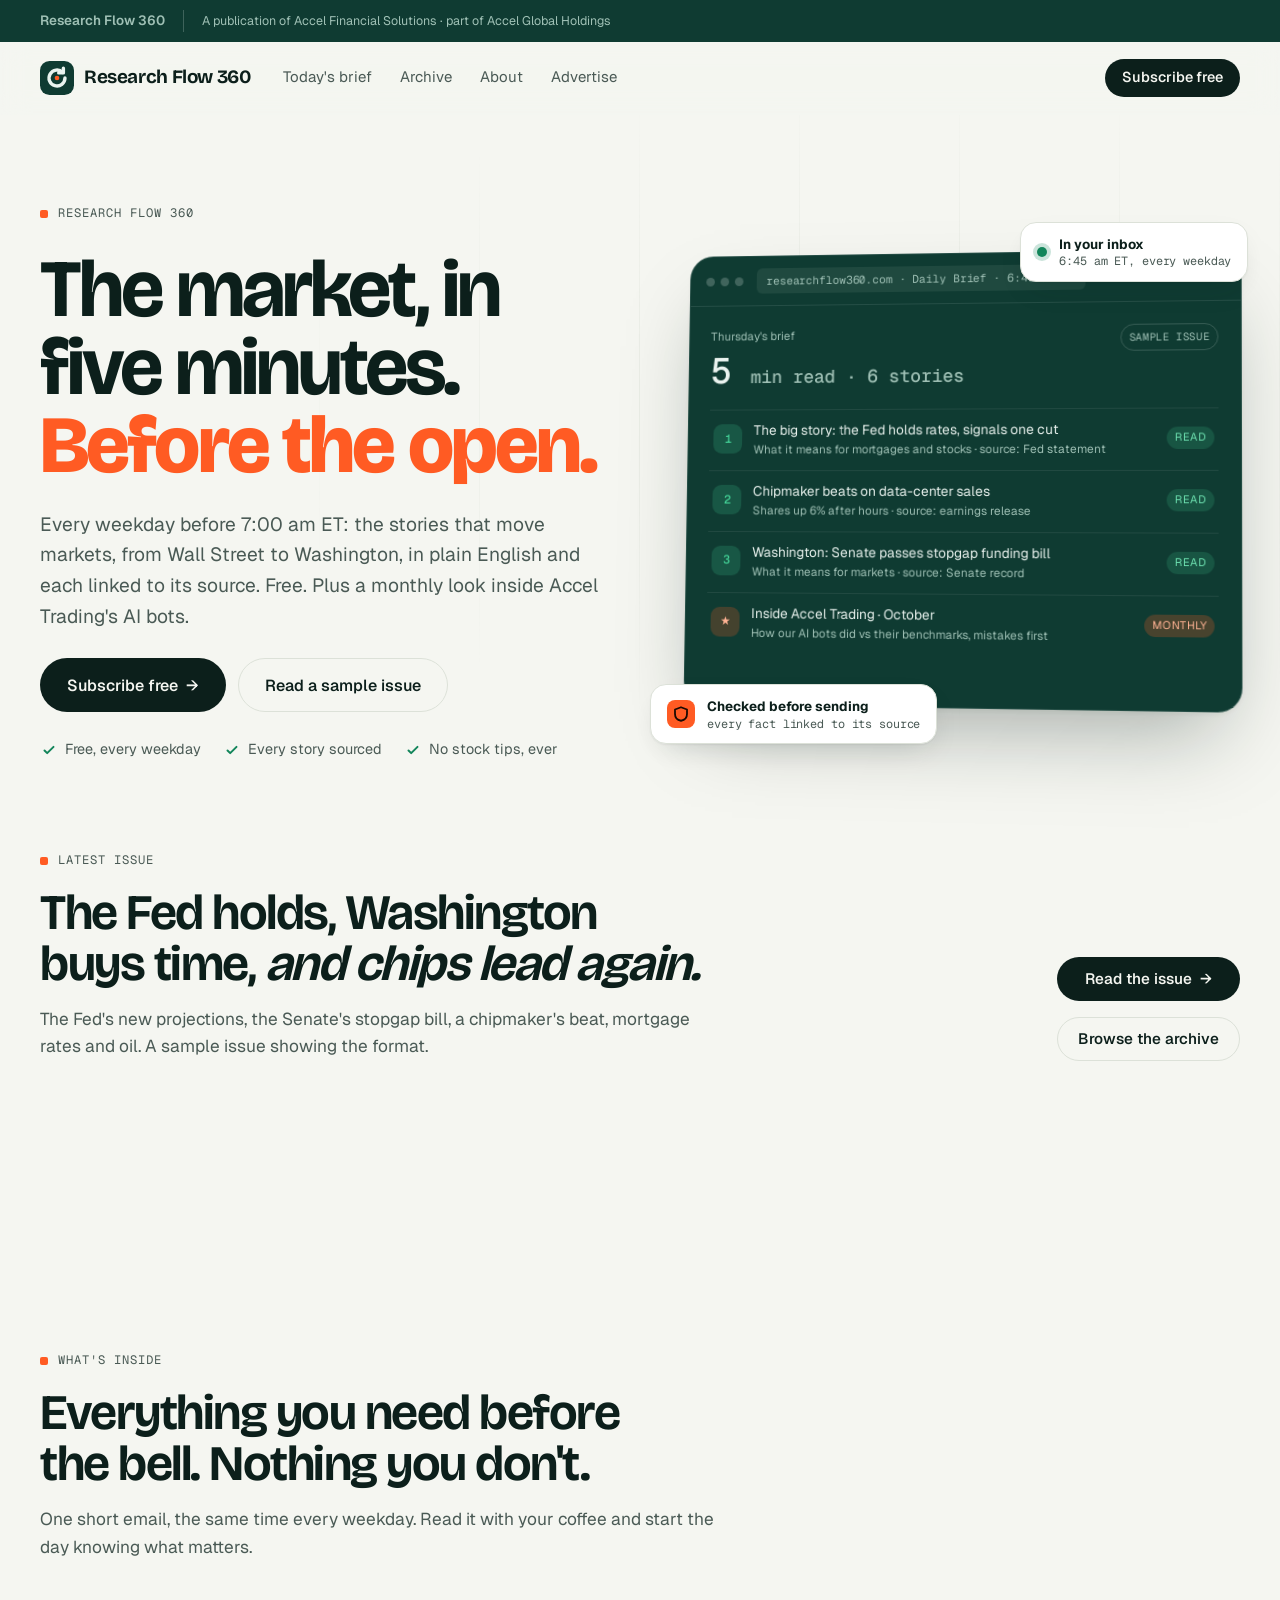
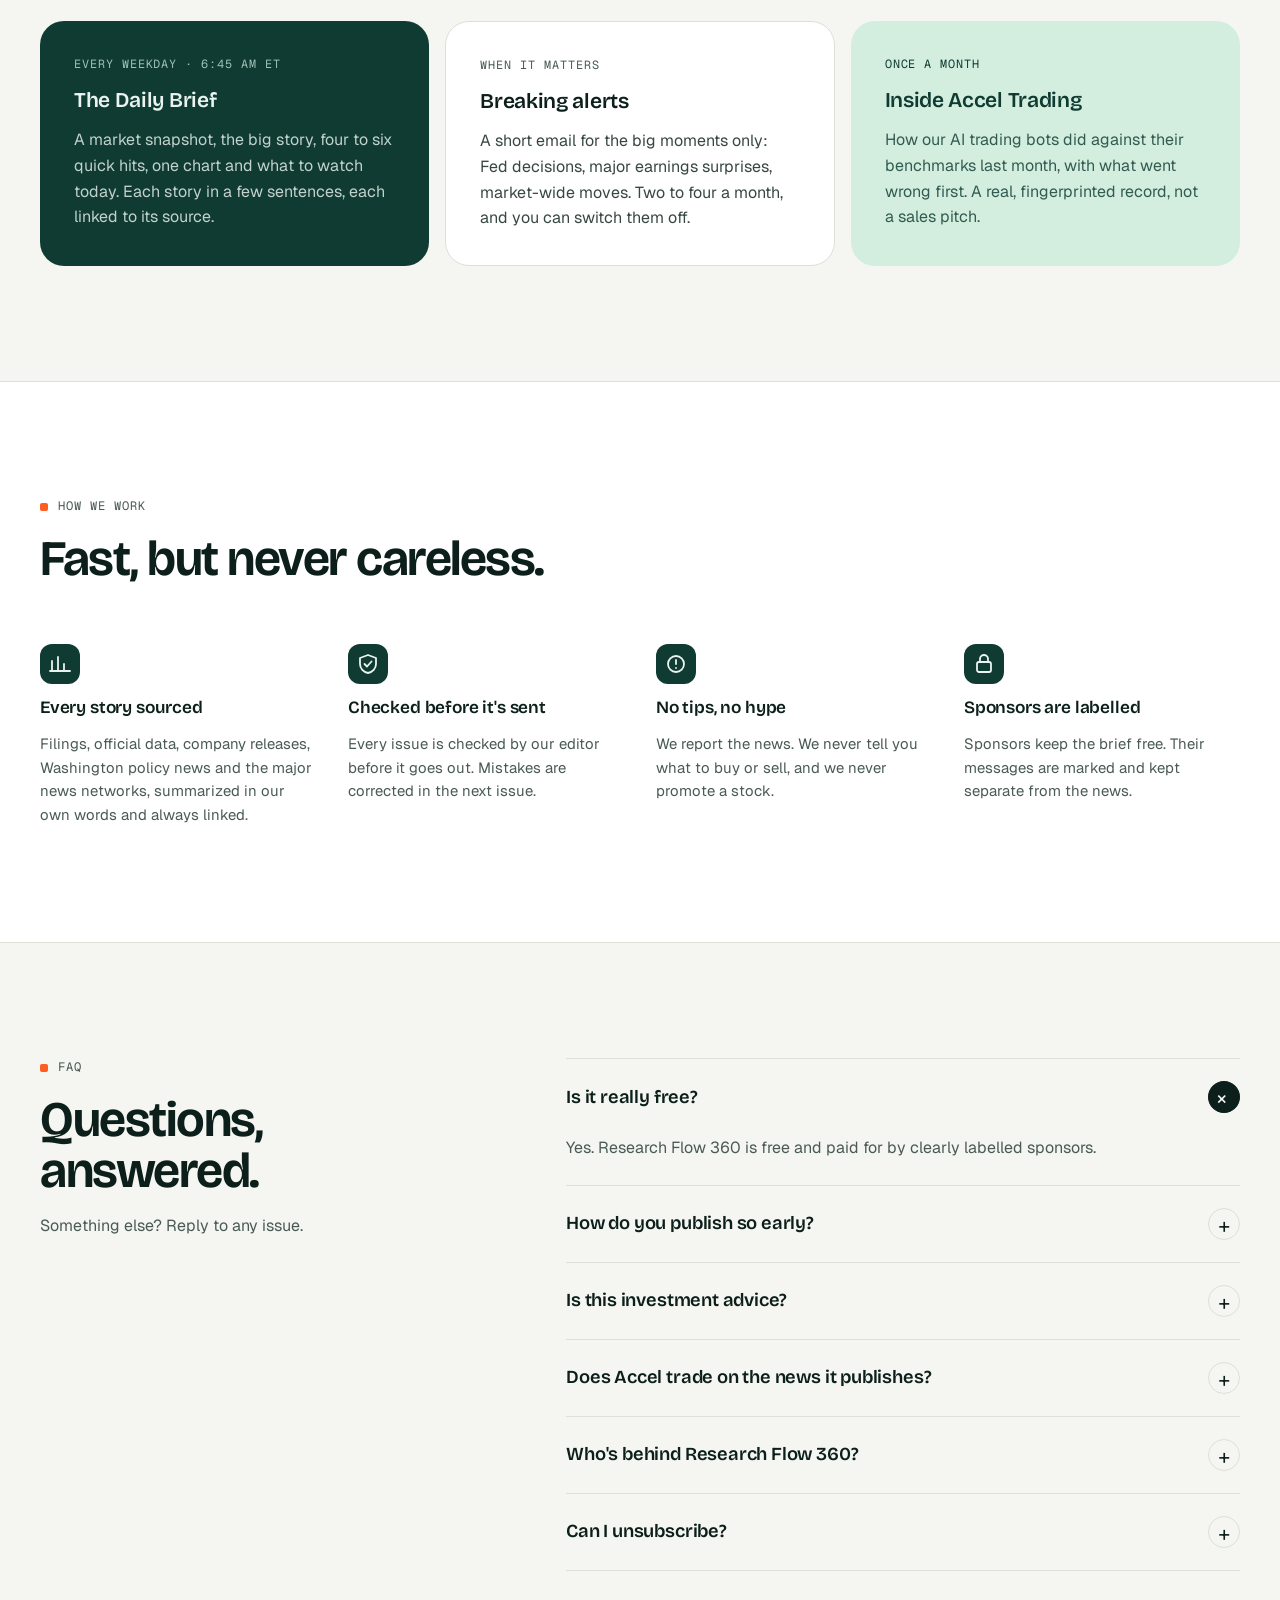
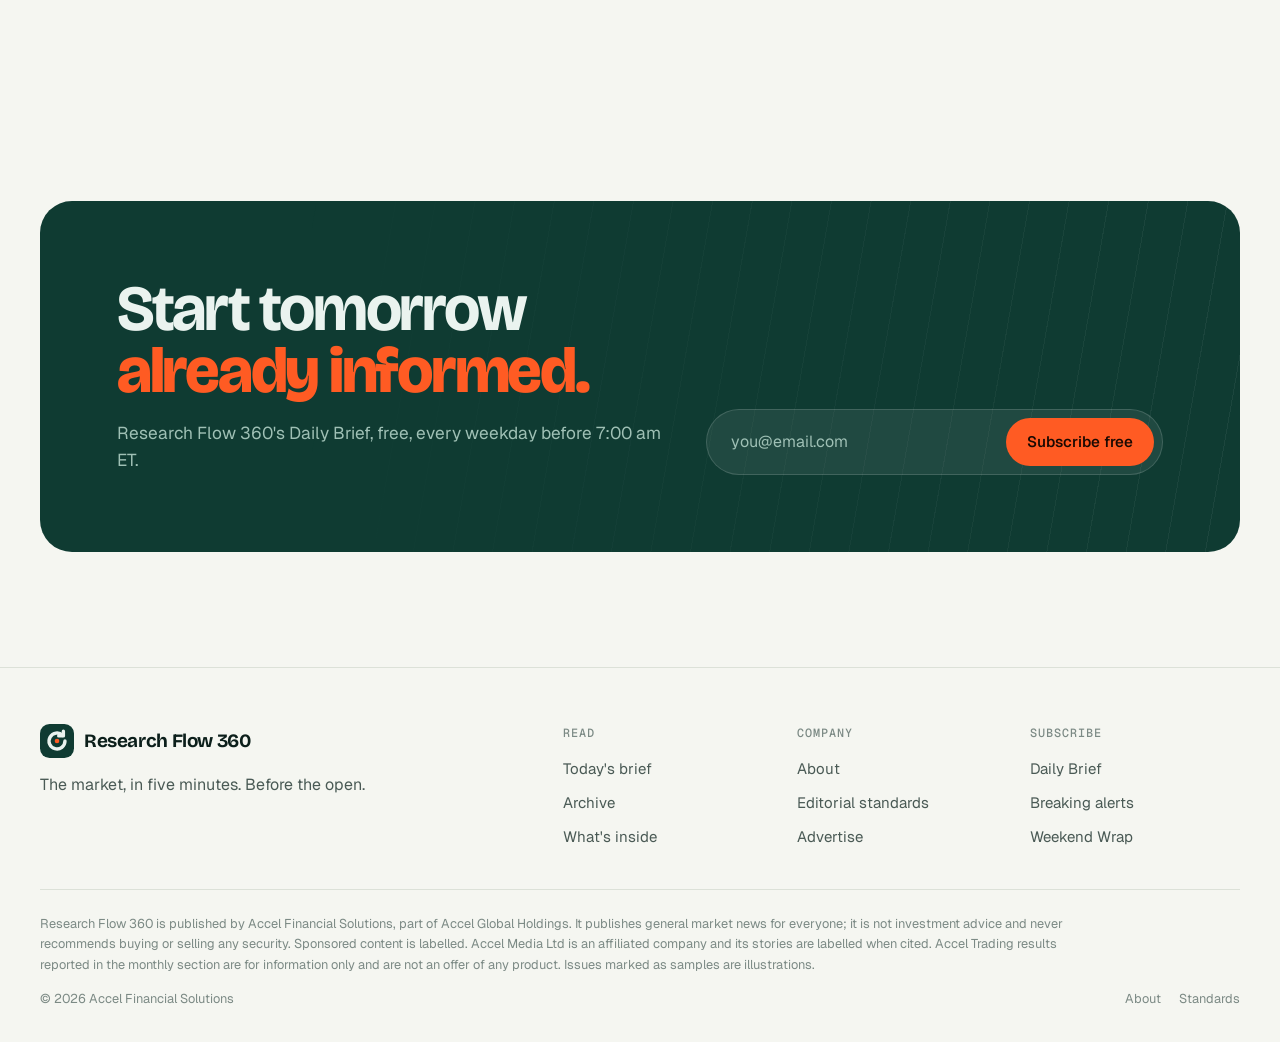
<file: index.html>
<!doctype html>
<html lang="en">
<head>
<meta charset="utf-8">
<meta name="viewport" content="width=device-width, initial-scale=1, viewport-fit=cover">
<title>Research Flow 360</title>
<meta name="description" content="Research Flow 360: the stories that move markets, from Wall Street to Washington, in plain English every weekday before 7:00 am ET. Free.">
<meta name="theme-color" content="#0F3B32">
<meta property="og:title" content="Research Flow 360">
<meta property="og:description" content="Research Flow 360: the stories that move markets, from Wall Street to Washington, in plain English every weekday before 7:00 am ET. Free.">
<meta property="og:url" content="https://gamegenesis01.github.io/research-flow-360/">
<meta property="og:type" content="website">
<link rel="canonical" href="https://gamegenesis01.github.io/research-flow-360/">
<link rel="icon" href="data:image/svg+xml,%3Csvg xmlns='http://www.w3.org/2000/svg' viewBox='0 0 32 32'%3E%3Crect width='32' height='32' rx='9' fill='%230F3B32'/%3E%3Cpath d='M23.5 16a7.5 7.5 0 1 1-2.2-5.3M22 6.8v4.4h-4.4' fill='none' stroke='%23F6F7F3' stroke-width='3' stroke-linecap='round' stroke-linejoin='round'/%3E%3Ccircle cx='16' cy='16' r='2.2' fill='%23FF5B23'/%3E%3C/svg%3E">
<link rel="preconnect" href="https://fonts.googleapis.com">
<link rel="preconnect" href="https://fonts.gstatic.com" crossorigin>
<link rel="stylesheet" href="https://fonts.googleapis.com/css2?family=Bricolage+Grotesque:opsz,wght@12..96,400..800&family=Geist:wght@400..600&family=Geist+Mono:wght@400;500&display=swap">
<link rel="stylesheet" href="assets/styles.css">
</head>
<body>

<a class="skip" href="#main">Skip to content</a>

<div class="announce groupbar">
  <div class="wrap groupbar__in">
    <a href="./" class="groupbar__home">Research Flow 360</a>
    <span class="groupbar__note">A publication of Accel Financial Solutions · part of Accel Global Holdings</span>
  </div>
</div>

<header class="header" id="top">
  <div class="wrap header__in">
    <a href="./" class="brand" aria-label="Research Flow 360 home">
      <svg class="brand__mark" viewBox="0 0 32 32" aria-hidden="true"><rect width="32" height="32" rx="9" class="mark-bg"/><path d="M23.5 16a7.5 7.5 0 1 1-2.2-5.3" class="mark-a"/><path d="M22 6.8v4.4h-4.4" class="mark-a"/><circle cx="16" cy="16" r="2.2" class="mark-dot"/></svg>
      <span class="brand__name brand__name--rf">Research Flow 360</span>
    </a>
    <nav class="nav" id="nav" aria-label="Primary">
      <a href="brief.html">Today's brief</a><a href="archive.html">Archive</a><a href="about.html">About</a><a href="advertise.html">Advertise</a>
      <div class="nav__mobile-cta">
        <a href="#start" class="btn btn--primary">Subscribe free</a>
      </div>
    </nav>
    <div class="header__cta">
      <a href="#start" class="btn btn--primary btn--sm">Subscribe free</a>
    </div>
    <button class="burger" id="burger" aria-label="Open menu" aria-expanded="false" aria-controls="nav">
      <span></span><span></span>
    </button>
  </div>
</header>

<main id="main">

<!-- Hero -->
<section class="hero">
  <div class="wrap hero__grid">
    <div class="hero__copy">
      <p class="eyebrow load" style="--d:0">Research Flow 360</p>
      <h1 class="display load" style="--d:1">The market, in five minutes. <em>Before the open.</em></h1>
      <p class="lede load" style="--d:2">Every weekday before 7:00 am ET: the stories that move markets, from Wall Street to Washington, in plain English and each linked to its source. Free. Plus a monthly look inside Accel Trading's AI bots.</p>
      <div class="hero__actions load" style="--d:3">
        <a href="#start" class="btn btn--primary btn--lg">Subscribe free <span aria-hidden="true">→</span></a>
        <a href="brief.html" class="btn btn--ghost btn--lg">Read a sample issue</a>
      </div>
      <ul class="hero__proof load" style="--d:4">
        <li><svg viewBox="0 0 20 20" aria-hidden="true"><path d="M5 10.5l3 3 7-7"/></svg>Free, every weekday</li>
        <li><svg viewBox="0 0 20 20" aria-hidden="true"><path d="M5 10.5l3 3 7-7"/></svg>Every story sourced</li>
        <li><svg viewBox="0 0 20 20" aria-hidden="true"><path d="M5 10.5l3 3 7-7"/></svg>No stock tips, ever</li>
      </ul>
    </div>

    <!-- Sample brief -->
    <div class="hero__visual load" style="--d:2" aria-label="Sample Research Flow 360 Daily Brief" role="img">
      <div class="dash">
        <div class="dash__top">
          <div class="dash__dots"><i></i><i></i><i></i></div>
          <span class="dash__url mono">researchflow360.com · Daily Brief · 6:45 am ET</span>
        </div>
        <div class="dash__body">
          <div class="dash__head">
            <div>
              <p class="dash__label">Thursday's brief</p>
              <p class="dash__balance mono">5 <span class="dash__of">min read · 6 stories</span></p>
            </div>
            <span class="dash__tag mono">Sample issue</span>
          </div>
          <ul class="tx tx--group">
            <li><span class="tx__ic tx__ic--in">1</span><span class="tx__who">The big story: the Fed holds rates, signals one cut<small>What it means for mortgages and stocks · source: Fed statement</small></span><span class="pill pill--on">Read</span></li>
            <li><span class="tx__ic tx__ic--in">2</span><span class="tx__who">Chipmaker beats on data-center sales<small>Shares up 6% after hours · source: earnings release</small></span><span class="pill pill--on">Read</span></li>
            <li><span class="tx__ic tx__ic--in">3</span><span class="tx__who">Washington: Senate passes stopgap funding bill<small>What it means for markets · source: Senate record</small></span><span class="pill pill--on">Read</span></li>
            <li><span class="tx__ic tx__ic--out">★</span><span class="tx__who">Inside Accel Trading · October<small>How our AI bots did vs their benchmarks, mistakes first</small></span><span class="pill pill--beta">Monthly</span></li>
          </ul>
        </div>
      </div>
      <div class="float float--a">
        <span class="float__dot"></span>
        <div><strong>In your inbox</strong><span class="mono">6:45 am ET, every weekday</span></div>
      </div>
      <div class="float float--b">
        <svg viewBox="0 0 24 24" aria-hidden="true"><path d="M12 3l8 3v6c0 4.5-3.4 8.1-8 9-4.6-.9-8-4.5-8-9V6z"/></svg>
        <div><strong>Checked before sending</strong><span class="mono">every fact linked to its source</span></div>
      </div>
    </div>
  </div>
</section>

<!-- Latest issue -->
<section class="section section--tight" id="latest" style="padding-top: 0">
  <div class="wrap">
    <div class="sec-head sec-head--row">
      <div>
        <p class="eyebrow">Latest issue</p>
        <h2 class="h2">The Fed holds, Washington buys time, <em>and chips lead again.</em></h2>
        <p class="sec-head__p">The Fed's new projections, the Senate's stopgap bill, a chipmaker's beat, mortgage rates and oil. A sample issue showing the format.</p>
      </div>
      <div class="hero__actions">
        <a href="brief.html" class="btn btn--primary">Read the issue <span aria-hidden="true">→</span></a>
        <a href="archive.html" class="btn btn--ghost">Browse the archive</a>
      </div>
    </div>
  </div>
</section>

<!-- What's inside -->
<section class="section" id="inside">
  <div class="wrap">
    <div class="sec-head">
      <p class="eyebrow">What's inside</p>
      <h2 class="h2">Everything you need before the bell. Nothing you don't.</h2>
      <p class="sec-head__p">One short email, the same time every weekday. Read it with your coffee and start the day knowing what matters.</p>
    </div>
    <div class="bento">
      <article class="card card--pine b-third">
        <p class="card__kicker">Every weekday · 6:45 am ET</p>
        <h3 class="h3">The Daily Brief</h3>
        <p>A market snapshot, the big story, four to six quick hits, one chart and what to watch today. Each story in a few sentences, each linked to its source.</p>
      </article>
      <article class="card card--paper b-third">
        <p class="card__kicker">When it matters</p>
        <h3 class="h3">Breaking alerts</h3>
        <p>A short email for the big moments only: Fed decisions, major earnings surprises, market-wide moves. Two to four a month, and you can switch them off.</p>
      </article>
      <article class="card card--mint b-third">
        <p class="card__kicker">Once a month</p>
        <h3 class="h3">Inside Accel Trading</h3>
        <p>How our AI trading bots did against their benchmarks last month, with what went wrong first. A real, fingerprinted record, not a sales pitch.</p>
      </article>
    </div>
  </div>
</section>

<!-- Rules -->
<section class="section section--alt" id="rules">
  <div class="wrap">
    <div class="sec-head">
      <p class="eyebrow">How we work</p>
      <h2 class="h2">Fast, but never careless.</h2>
    </div>
    <div class="sec-grid">
      <div class="sec-item">
        <svg viewBox="0 0 24 24" aria-hidden="true"><path d="M4 19V9M10 19V5M16 19v-7M22 19H2"/></svg>
        <h3>Every story sourced</h3>
        <p>Filings, official data, company releases, Washington policy news and the major news networks, summarized in our own words and always linked.</p>
      </div>
      <div class="sec-item">
        <svg viewBox="0 0 24 24" aria-hidden="true"><path d="M12 3l8 3v6c0 4.5-3.4 8.1-8 9-4.6-.9-8-4.5-8-9V6z"/><path d="M8.5 12l2.5 2.5 4.5-5"/></svg>
        <h3>Checked before it's sent</h3>
        <p>Every issue is checked by our editor before it goes out. Mistakes are corrected in the next issue.</p>
      </div>
      <div class="sec-item">
        <svg viewBox="0 0 24 24" aria-hidden="true"><circle cx="12" cy="12" r="8"/><path d="M12 8v4M12 16h.01"/></svg>
        <h3>No tips, no hype</h3>
        <p>We report the news. We never tell you what to buy or sell, and we never promote a stock.</p>
      </div>
      <div class="sec-item">
        <svg viewBox="0 0 24 24" aria-hidden="true"><rect x="5" y="10" width="14" height="10" rx="2"/><path d="M8 10V7a4 4 0 0 1 8 0v3"/></svg>
        <h3>Sponsors are labelled</h3>
        <p>Sponsors keep the brief free. Their messages are marked and kept separate from the news.</p>
      </div>
    </div>
  </div>
</section>

<!-- FAQ -->
<section class="section" id="faq">
  <div class="wrap faq">
    <div class="faq__head">
      <p class="eyebrow">FAQ</p>
      <h2 class="h2">Questions, answered.</h2>
      <p>Something else? Reply to any issue.</p>
    </div>
    <div class="faq__list">
      <details open>
        <summary>Is it really free?</summary>
        <p>Yes. Research Flow 360 is free and paid for by clearly labelled sponsors.</p>
      </details>
      <details>
        <summary>How do you publish so early?</summary>
        <p>Our research systems follow filings, data releases and company news as they land overnight, and our editor checks every issue before it's sent.</p>
      </details>
      <details>
        <summary>Is this investment advice?</summary>
        <p>No. Research Flow 360 publishes general market news for everyone. It never recommends a security and isn't advice for your situation.</p>
      </details>
      <details>
        <summary>Does Accel trade on the news it publishes?</summary>
        <p>Accel's bots never trade on a story before readers receive it, and the brief never mentions Accel's live positions.</p>
      </details>
      <details>
        <summary>Who's behind Research Flow 360?</summary>
        <p>Research Flow 360 is published by Accel Financial Solutions, part of Accel Global Holdings. Our editor reviews every issue before it's sent. Stories from our sister company Accel Media Ltd are always labelled.</p>
      </details>
      <details>
        <summary>Can I unsubscribe?</summary>
        <p>Anytime, with one click at the bottom of every email.</p>
      </details>
    </div>
  </div>
</section>

<!-- CTA -->
<section class="cta" id="start">
  <div class="wrap">
    <div class="cta__box">
      <div class="cta__lines" aria-hidden="true"></div>
      <div class="cta__copy">
        <h2 class="display display--cta">Start tomorrow <em>already informed.</em></h2>
        <p>Research Flow 360's Daily Brief, free, every weekday before 7:00 am ET.</p>
      </div>
      <form class="cta__form" id="ctaForm" data-ok="Almost done, {email}: check your inbox and click the confirm link. Your first Daily Brief arrives the next weekday morning." novalidate>
        <label for="email" class="sr-only">Email</label>
        <input id="email" name="email" type="email" placeholder="you@email.com" autocomplete="email" required>
        <button class="btn btn--signal" type="submit">Subscribe free</button>
        <p class="cta__msg" id="ctaMsg" role="status" aria-live="polite"></p>
      </form>
    </div>
  </div>
</section>

</main>

<footer class="footer">
  <div class="wrap">
    <div class="footer__top">
      <div class="footer__brand">
        <a href="./" class="brand" aria-label="Research Flow 360 home">
          <svg class="brand__mark" viewBox="0 0 32 32" aria-hidden="true"><rect width="32" height="32" rx="9" class="mark-bg"/><path d="M23.5 16a7.5 7.5 0 1 1-2.2-5.3" class="mark-a"/><path d="M22 6.8v4.4h-4.4" class="mark-a"/><circle cx="16" cy="16" r="2.2" class="mark-dot"/></svg>
      <span class="brand__name brand__name--rf">Research Flow 360</span>
        </a>
        <p>The market, in five minutes. Before the open.</p>
      </div>
      <nav class="footer__cols" aria-label="Footer">
        <div><h4>Read</h4><a href="brief.html">Today's brief</a><a href="archive.html">Archive</a><a href="index.html#inside">What's inside</a></div>
        <div><h4>Company</h4><a href="about.html">About</a><a href="about.html#standards">Editorial standards</a><a href="advertise.html">Advertise</a></div>
        <div><h4>Subscribe</h4><a href="index.html#start">Daily Brief</a><a href="index.html#start">Breaking alerts</a><a href="index.html#start">Weekend Wrap</a></div>
      </nav>
    </div>
    <div class="footer__legal">
      <p>Research Flow 360 is published by Accel Financial Solutions, part of Accel Global Holdings. It publishes general market news for everyone; it is not investment advice and never recommends buying or selling any security. Sponsored content is labelled. Accel Media Ltd is an affiliated company and its stories are labelled when cited. Accel Trading results reported in the monthly section are for information only and are not an offer of any product. Issues marked as samples are illustrations.</p>
      <p class="footer__copy"><span>© <span id="year">2026</span> Accel Financial Solutions</span><span class="footer__links"><a href="about.html">About</a><a href="about.html#standards">Standards</a></span></p>
    </div>
  </div>
</footer>

<script src="assets/app.js"></script>
</body>
</html>
</file>
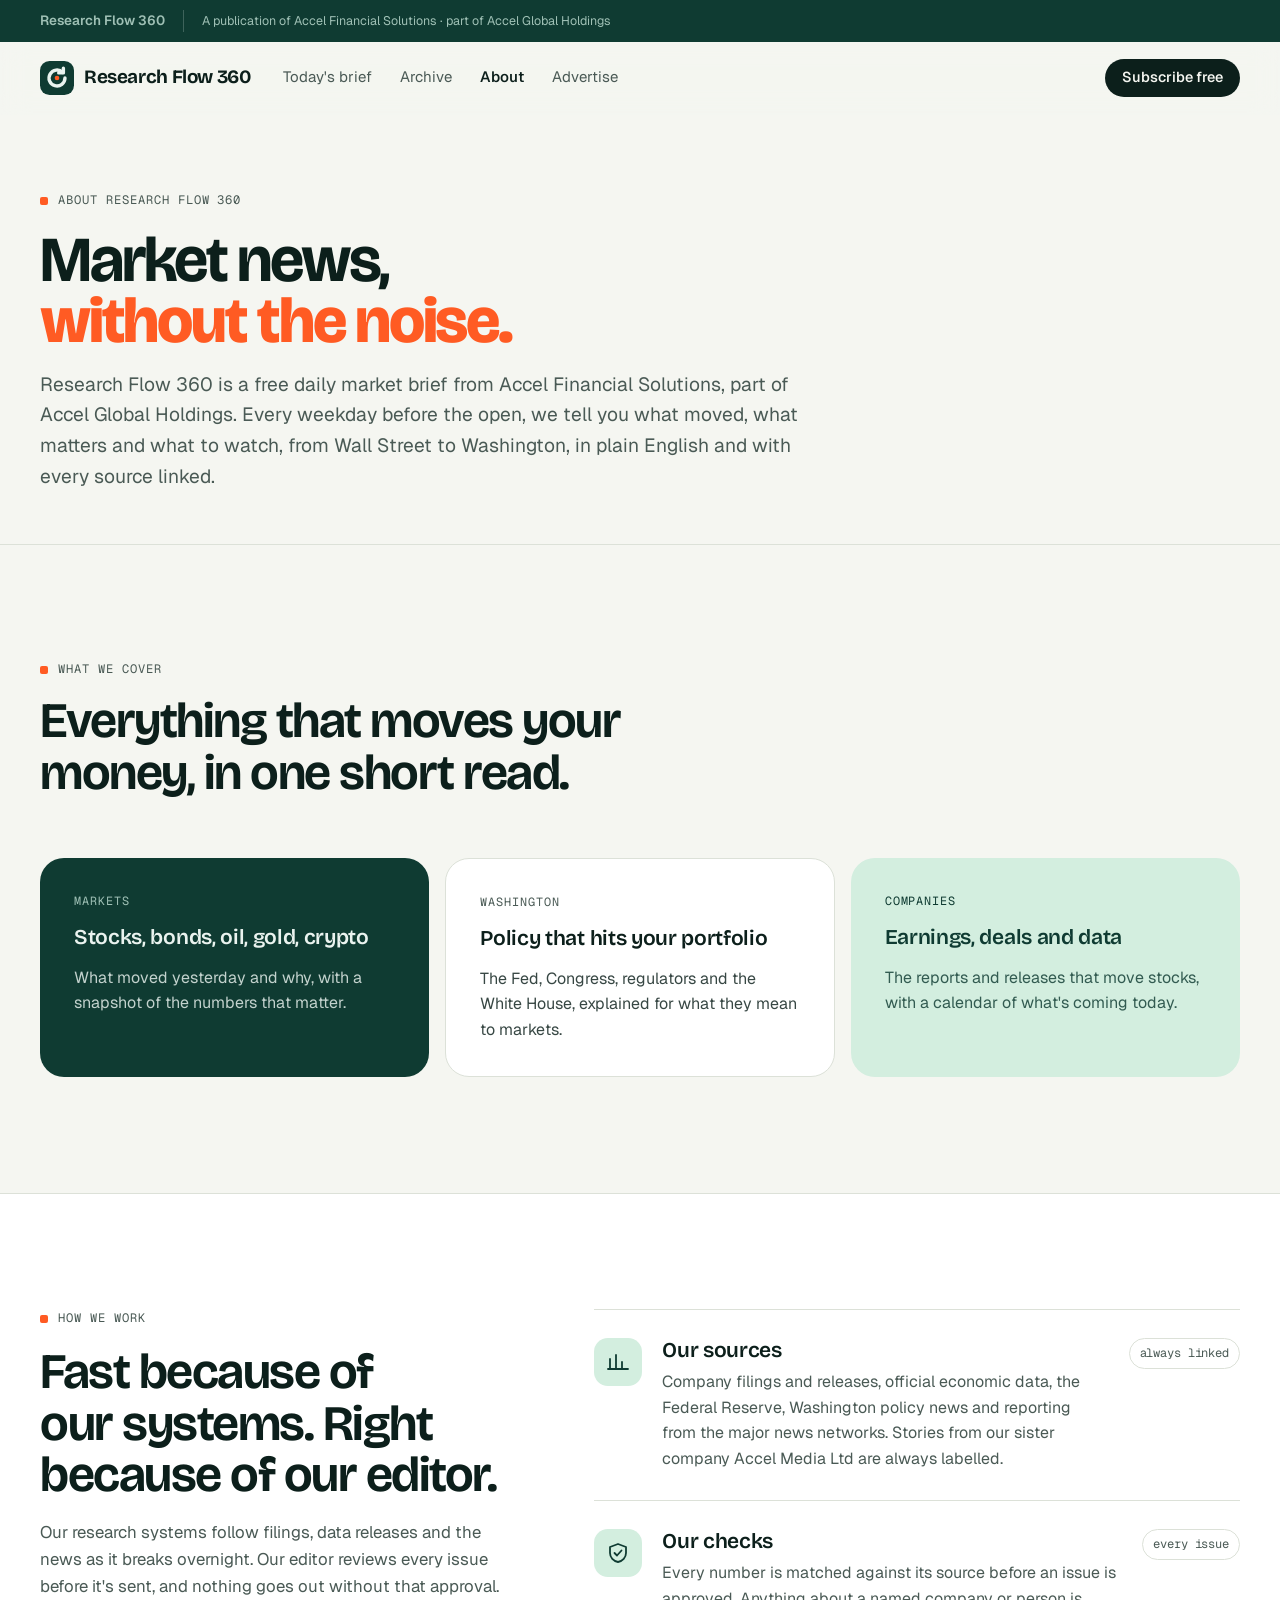
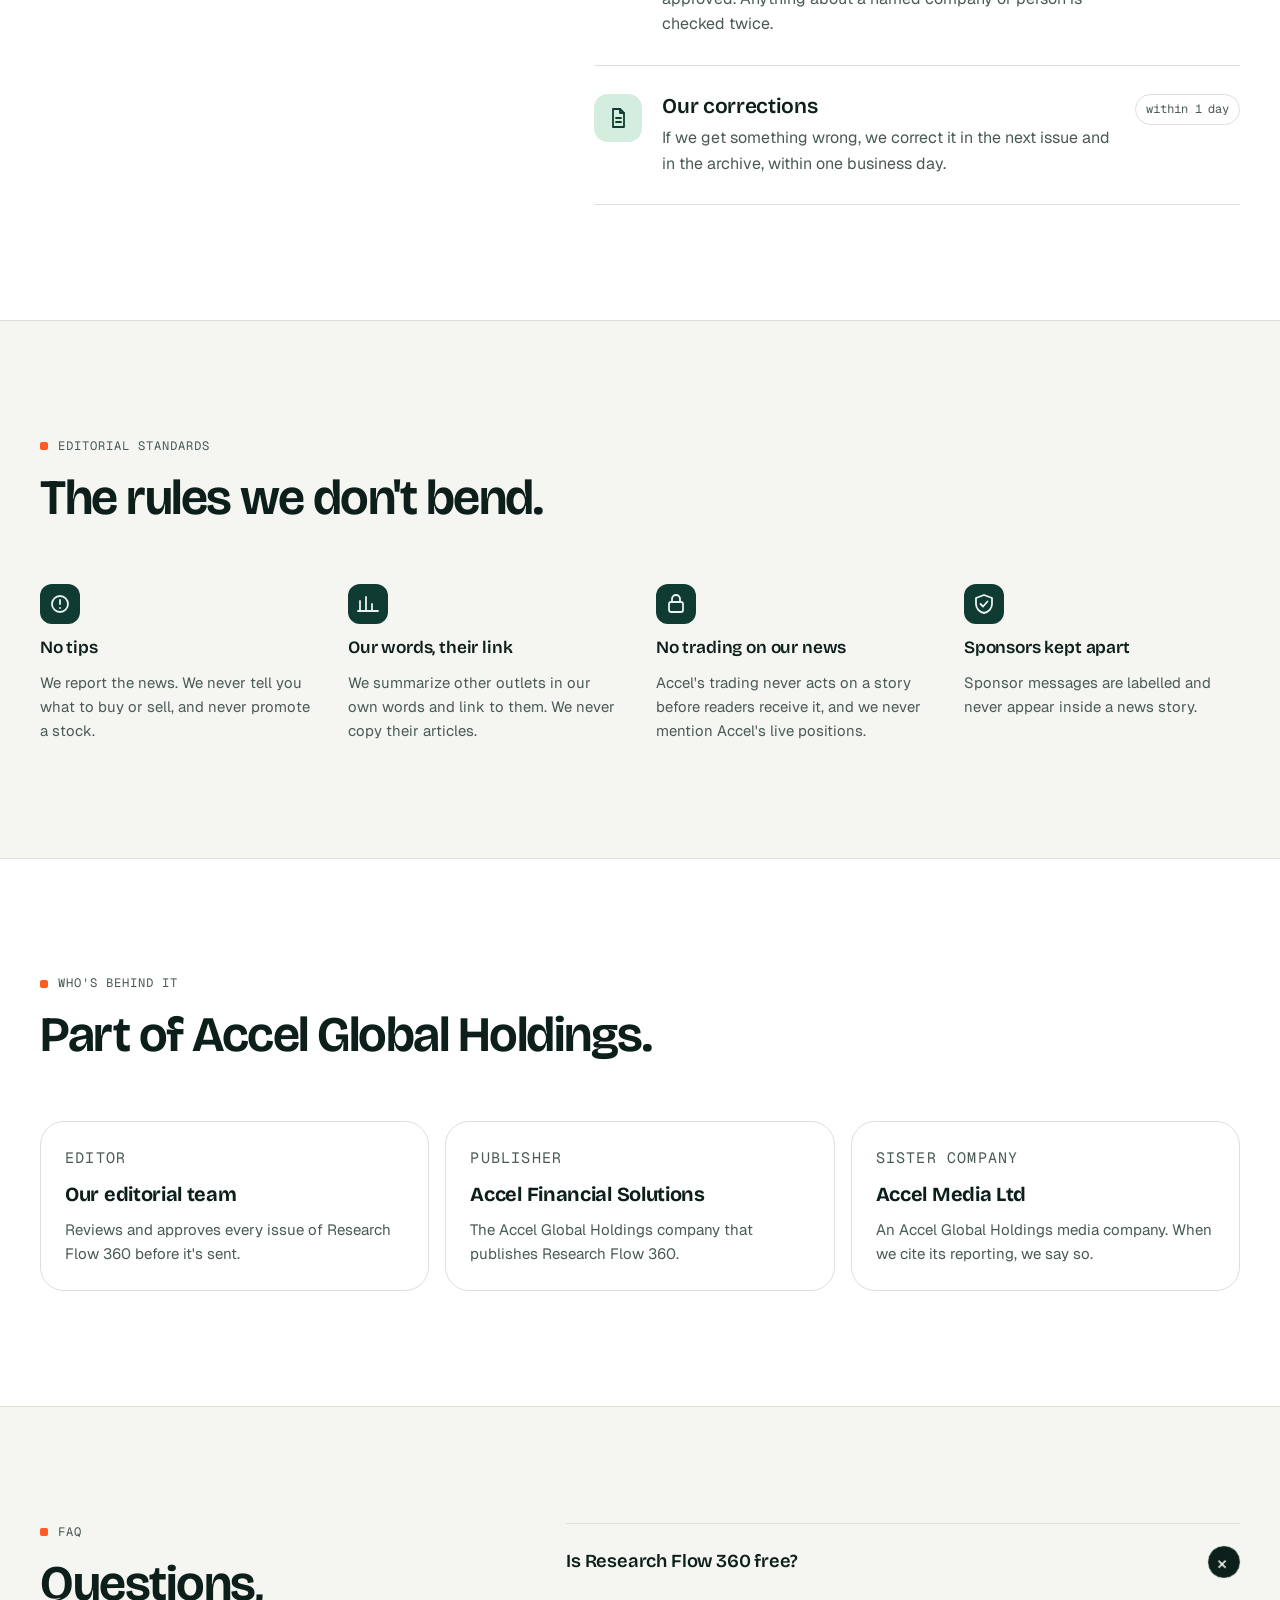
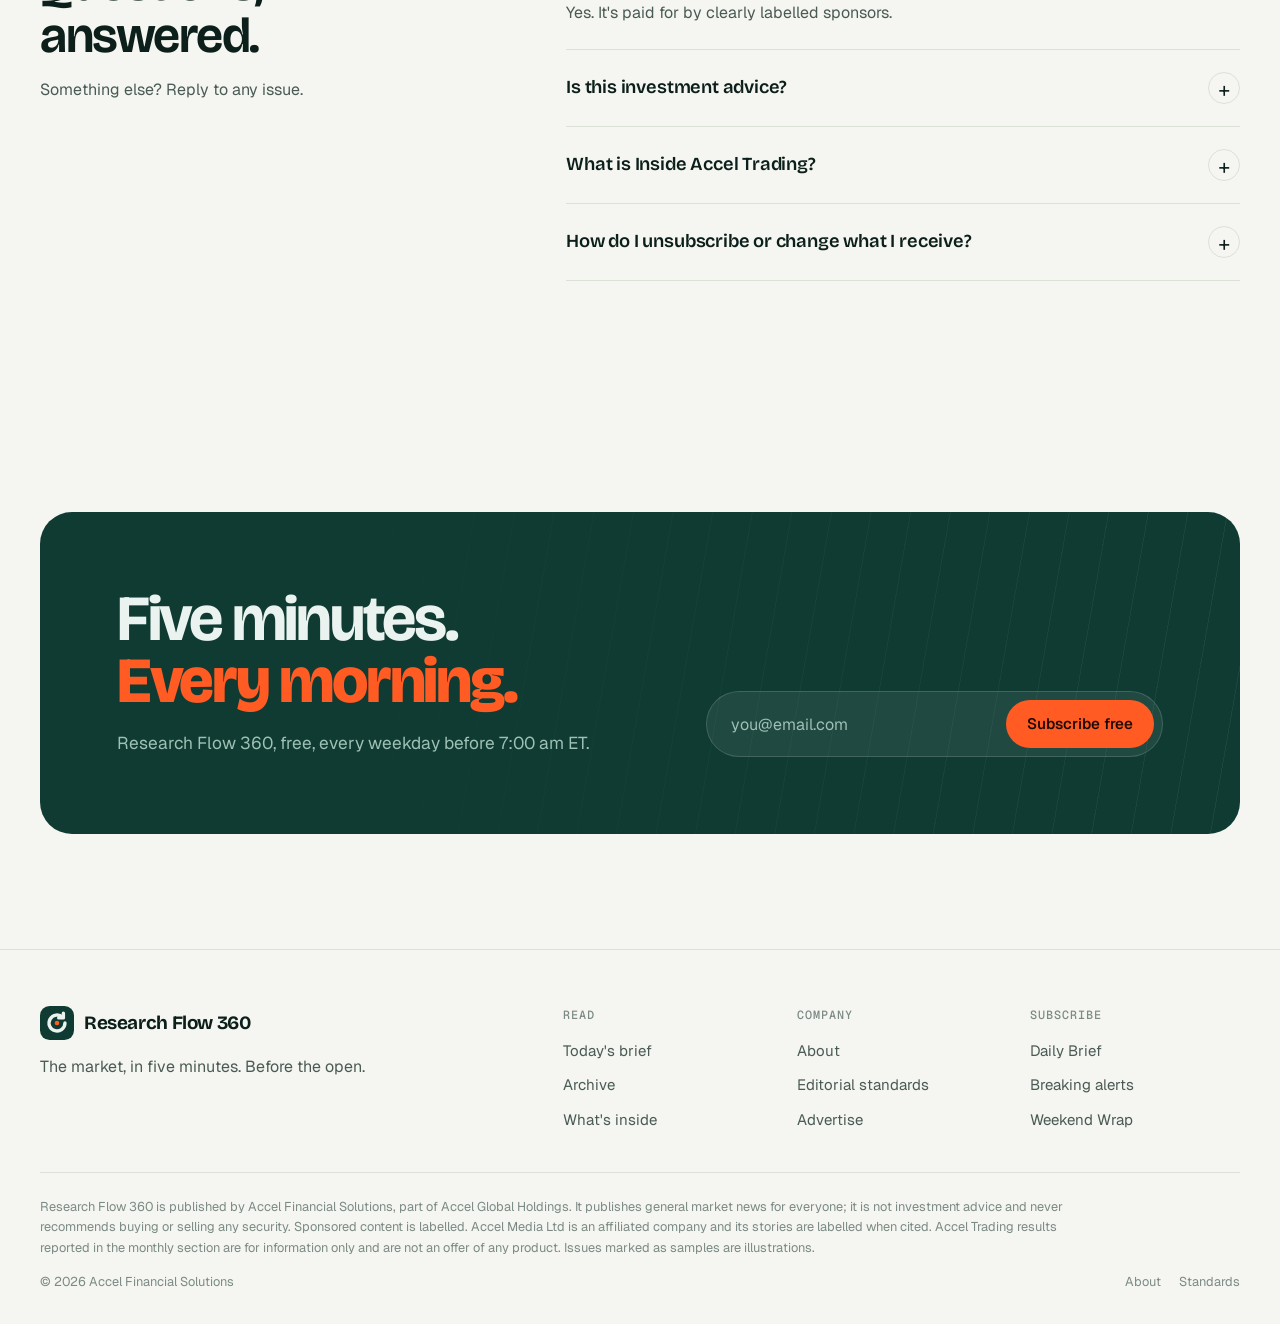
<file: about.html>
<!doctype html>
<html lang="en">
<head>
<meta charset="utf-8">
<meta name="viewport" content="width=device-width, initial-scale=1, viewport-fit=cover">
<title>About · Research Flow 360</title>
<meta name="description" content="About Research Flow 360: what we cover, how we work, our editorial standards and who&#x27;s behind it.">
<meta name="theme-color" content="#0F3B32">
<meta property="og:title" content="About · Research Flow 360">
<meta property="og:description" content="About Research Flow 360: what we cover, how we work, our editorial standards and who&#x27;s behind it.">
<meta property="og:url" content="https://gamegenesis01.github.io/research-flow-360/about.html">
<meta property="og:type" content="website">
<link rel="canonical" href="https://gamegenesis01.github.io/research-flow-360/about.html">
<link rel="icon" href="data:image/svg+xml,%3Csvg xmlns='http://www.w3.org/2000/svg' viewBox='0 0 32 32'%3E%3Crect width='32' height='32' rx='9' fill='%230F3B32'/%3E%3Cpath d='M23.5 16a7.5 7.5 0 1 1-2.2-5.3M22 6.8v4.4h-4.4' fill='none' stroke='%23F6F7F3' stroke-width='3' stroke-linecap='round' stroke-linejoin='round'/%3E%3Ccircle cx='16' cy='16' r='2.2' fill='%23FF5B23'/%3E%3C/svg%3E">
<link rel="preconnect" href="https://fonts.googleapis.com">
<link rel="preconnect" href="https://fonts.gstatic.com" crossorigin>
<link rel="stylesheet" href="https://fonts.googleapis.com/css2?family=Bricolage+Grotesque:opsz,wght@12..96,400..800&family=Geist:wght@400..600&family=Geist+Mono:wght@400;500&display=swap">
<link rel="stylesheet" href="assets/styles.css">
</head>
<body>

<a class="skip" href="#main">Skip to content</a>

<div class="announce groupbar">
  <div class="wrap groupbar__in">
    <a href="./" class="groupbar__home">Research Flow 360</a>
    <span class="groupbar__note">A publication of Accel Financial Solutions · part of Accel Global Holdings</span>
  </div>
</div>

<header class="header" id="top">
  <div class="wrap header__in">
    <a href="./" class="brand" aria-label="Research Flow 360 home">
      <svg class="brand__mark" viewBox="0 0 32 32" aria-hidden="true"><rect width="32" height="32" rx="9" class="mark-bg"/><path d="M23.5 16a7.5 7.5 0 1 1-2.2-5.3" class="mark-a"/><path d="M22 6.8v4.4h-4.4" class="mark-a"/><circle cx="16" cy="16" r="2.2" class="mark-dot"/></svg>
      <span class="brand__name brand__name--rf">Research Flow 360</span>
    </a>
    <nav class="nav" id="nav" aria-label="Primary">
      <a href="brief.html">Today's brief</a><a href="archive.html">Archive</a><a href="about.html" aria-current="page">About</a><a href="advertise.html">Advertise</a>
      <div class="nav__mobile-cta">
        <a href="#start" class="btn btn--primary">Subscribe free</a>
      </div>
    </nav>
    <div class="header__cta">
      <a href="#start" class="btn btn--primary btn--sm">Subscribe free</a>
    </div>
    <button class="burger" id="burger" aria-label="Open menu" aria-expanded="false" aria-controls="nav">
      <span></span><span></span>
    </button>
  </div>
</header>

<main id="main">

<section class="page-hero">
  <div class="wrap page-hero__in">
    <p class="eyebrow">About Research Flow 360</p>
    <h1 class="display">Market news, <em>without the noise.</em></h1>
    <p class="lede">Research Flow 360 is a free daily market brief from Accel Financial Solutions, part of Accel Global Holdings. Every weekday before the open, we tell you what moved, what matters and what to watch, from Wall Street to Washington, in plain English and with every source linked.</p>
  </div>
</section>

<!-- What we cover -->
<section class="section" id="cover">
  <div class="wrap">
    <div class="sec-head">
      <p class="eyebrow">What we cover</p>
      <h2 class="h2">Everything that moves your money, in one short read.</h2>
    </div>
    <div class="bento">
      <article class="card card--pine b-third">
        <p class="card__kicker">Markets</p>
        <h3 class="h3">Stocks, bonds, oil, gold, crypto</h3>
        <p>What moved yesterday and why, with a snapshot of the numbers that matter.</p>
      </article>
      <article class="card card--paper b-third">
        <p class="card__kicker">Washington</p>
        <h3 class="h3">Policy that hits your portfolio</h3>
        <p>The Fed, Congress, regulators and the White House, explained for what they mean to markets.</p>
      </article>
      <article class="card card--mint b-third">
        <p class="card__kicker">Companies</p>
        <h3 class="h3">Earnings, deals and data</h3>
        <p>The reports and releases that move stocks, with a calendar of what's coming today.</p>
      </article>
    </div>
  </div>
</section>

<!-- How we work -->
<section class="section section--alt" id="how">
  <div class="wrap advisory">
    <div class="advisory__head">
      <p class="eyebrow">How we work</p>
      <h2 class="h2">Fast because of our systems. Right because of our editor.</h2>
      <p>Our research systems follow filings, data releases and the news as it breaks overnight. Our editor reviews every issue before it's sent, and nothing goes out without that approval.</p>
    </div>
    <div class="advisory__list">
      <article class="svc">
        <div class="svc__ic" aria-hidden="true"><svg viewBox="0 0 24 24"><path d="M4 19V9M10 19V5M16 19v-7M22 19H2"/></svg></div>
        <div>
          <h3 class="h3">Our sources</h3>
          <p>Company filings and releases, official economic data, the Federal Reserve, Washington policy news and reporting from the major news networks. Stories from our sister company Accel Media Ltd are always labelled.</p>
        </div>
        <span class="svc__price mono">always linked</span>
      </article>
      <article class="svc">
        <div class="svc__ic" aria-hidden="true"><svg viewBox="0 0 24 24"><path d="M12 3l8 3v6c0 4.5-3.4 8.1-8 9-4.6-.9-8-4.5-8-9V6z"/><path d="M8.5 12l2.5 2.5 4.5-5"/></svg></div>
        <div>
          <h3 class="h3">Our checks</h3>
          <p>Every number is matched against its source before an issue is approved. Anything about a named company or person is checked twice.</p>
        </div>
        <span class="svc__price mono">every issue</span>
      </article>
      <article class="svc">
        <div class="svc__ic" aria-hidden="true"><svg viewBox="0 0 24 24"><path d="M7 3h7l4 4v14H7z"/><path d="M14 3v4h4M10 12h5M10 16h5"/></svg></div>
        <div>
          <h3 class="h3">Our corrections</h3>
          <p>If we get something wrong, we correct it in the next issue and in the archive, within one business day.</p>
        </div>
        <span class="svc__price mono">within 1 day</span>
      </article>
    </div>
  </div>
</section>

<!-- Standards -->
<section class="section" id="standards">
  <div class="wrap">
    <div class="sec-head">
      <p class="eyebrow">Editorial standards</p>
      <h2 class="h2">The rules we don't bend.</h2>
    </div>
    <div class="sec-grid">
      <div class="sec-item">
        <svg viewBox="0 0 24 24" aria-hidden="true"><circle cx="12" cy="12" r="8"/><path d="M12 8v4M12 16h.01"/></svg>
        <h3>No tips</h3>
        <p>We report the news. We never tell you what to buy or sell, and never promote a stock.</p>
      </div>
      <div class="sec-item">
        <svg viewBox="0 0 24 24" aria-hidden="true"><path d="M4 19V9M10 19V5M16 19v-7M22 19H2"/></svg>
        <h3>Our words, their link</h3>
        <p>We summarize other outlets in our own words and link to them. We never copy their articles.</p>
      </div>
      <div class="sec-item">
        <svg viewBox="0 0 24 24" aria-hidden="true"><rect x="5" y="10" width="14" height="10" rx="2"/><path d="M8 10V7a4 4 0 0 1 8 0v3"/></svg>
        <h3>No trading on our news</h3>
        <p>Accel's trading never acts on a story before readers receive it, and we never mention Accel's live positions.</p>
      </div>
      <div class="sec-item">
        <svg viewBox="0 0 24 24" aria-hidden="true"><path d="M12 3l8 3v6c0 4.5-3.4 8.1-8 9-4.6-.9-8-4.5-8-9V6z"/><path d="M8.5 12l2.5 2.5 4.5-5"/></svg>
        <h3>Sponsors kept apart</h3>
        <p>Sponsor messages are labelled and never appear inside a news story.</p>
      </div>
    </div>
  </div>
</section>

<!-- People -->
<section class="section section--alt" id="people">
  <div class="wrap">
    <div class="sec-head">
      <p class="eyebrow">Who's behind it</p>
      <h2 class="h2">Part of Accel Global Holdings.</h2>
    </div>
    <div class="people">
      <article class="person">
        <p class="person__role">Editor</p>
        <h3>Our editorial team</h3>
        <p>Reviews and approves every issue of Research Flow 360 before it's sent.</p>
      </article>
      <article class="person">
        <p class="person__role">Publisher</p>
        <h3>Accel Financial Solutions</h3>
        <p>The Accel Global Holdings company that publishes Research Flow 360.</p>
      </article>
      <article class="person">
        <p class="person__role">Sister company</p>
        <h3>Accel Media Ltd</h3>
        <p>An Accel Global Holdings media company. When we cite its reporting, we say so.</p>
      </article>
    </div>
  </div>
</section>

<!-- FAQ -->
<section class="section" id="faq">
  <div class="wrap faq">
    <div class="faq__head">
      <p class="eyebrow">FAQ</p>
      <h2 class="h2">Questions, answered.</h2>
      <p>Something else? Reply to any issue.</p>
    </div>
    <div class="faq__list">
      <details open>
        <summary>Is Research Flow 360 free?</summary>
        <p>Yes. It's paid for by clearly labelled sponsors.</p>
      </details>
      <details>
        <summary>Is this investment advice?</summary>
        <p>No. We publish general market news for everyone. Nothing in Research Flow 360 is a recommendation to buy or sell any security.</p>
      </details>
      <details>
        <summary>What is Inside Accel Trading?</summary>
        <p>Once a month we report how Accel's AI trading bots performed against their benchmarks, with mistakes first. It's information, not an offer of any product.</p>
      </details>
      <details>
        <summary>How do I unsubscribe or change what I receive?</summary>
        <p>Every email has a one-click unsubscribe link and a link to your preferences for breaking alerts and the Weekend Wrap.</p>
      </details>
    </div>
  </div>
</section>

<section class="cta" id="start">
  <div class="wrap">
    <div class="cta__box">
      <div class="cta__lines" aria-hidden="true"></div>
      <div class="cta__copy">
        <h2 class="display display--cta">Five minutes. <em>Every morning.</em></h2>
        <p>Research Flow 360, free, every weekday before 7:00 am ET.</p>
      </div>
      <form class="cta__form" id="ctaForm" data-ok="Almost done, {email}: check your inbox and click the confirm link. Your first Daily Brief arrives the next weekday morning." novalidate>
        <label for="email" class="sr-only">Email</label>
        <input id="email" name="email" type="email" placeholder="you@email.com" autocomplete="email" required>
        <button class="btn btn--signal" type="submit">Subscribe free</button>
        <p class="cta__msg" id="ctaMsg" role="status" aria-live="polite"></p>
      </form>
    </div>
  </div>
</section>

</main>

<footer class="footer">
  <div class="wrap">
    <div class="footer__top">
      <div class="footer__brand">
        <a href="./" class="brand" aria-label="Research Flow 360 home">
          <svg class="brand__mark" viewBox="0 0 32 32" aria-hidden="true"><rect width="32" height="32" rx="9" class="mark-bg"/><path d="M23.5 16a7.5 7.5 0 1 1-2.2-5.3" class="mark-a"/><path d="M22 6.8v4.4h-4.4" class="mark-a"/><circle cx="16" cy="16" r="2.2" class="mark-dot"/></svg>
      <span class="brand__name brand__name--rf">Research Flow 360</span>
        </a>
        <p>The market, in five minutes. Before the open.</p>
      </div>
      <nav class="footer__cols" aria-label="Footer">
        <div><h4>Read</h4><a href="brief.html">Today's brief</a><a href="archive.html">Archive</a><a href="index.html#inside">What's inside</a></div>
        <div><h4>Company</h4><a href="about.html">About</a><a href="about.html#standards">Editorial standards</a><a href="advertise.html">Advertise</a></div>
        <div><h4>Subscribe</h4><a href="index.html#start">Daily Brief</a><a href="index.html#start">Breaking alerts</a><a href="index.html#start">Weekend Wrap</a></div>
      </nav>
    </div>
    <div class="footer__legal">
      <p>Research Flow 360 is published by Accel Financial Solutions, part of Accel Global Holdings. It publishes general market news for everyone; it is not investment advice and never recommends buying or selling any security. Sponsored content is labelled. Accel Media Ltd is an affiliated company and its stories are labelled when cited. Accel Trading results reported in the monthly section are for information only and are not an offer of any product. Issues marked as samples are illustrations.</p>
      <p class="footer__copy"><span>© <span id="year">2026</span> Accel Financial Solutions</span><span class="footer__links"><a href="about.html">About</a><a href="about.html#standards">Standards</a></span></p>
    </div>
  </div>
</footer>

<script src="assets/app.js"></script>
</body>
</html>
</file>
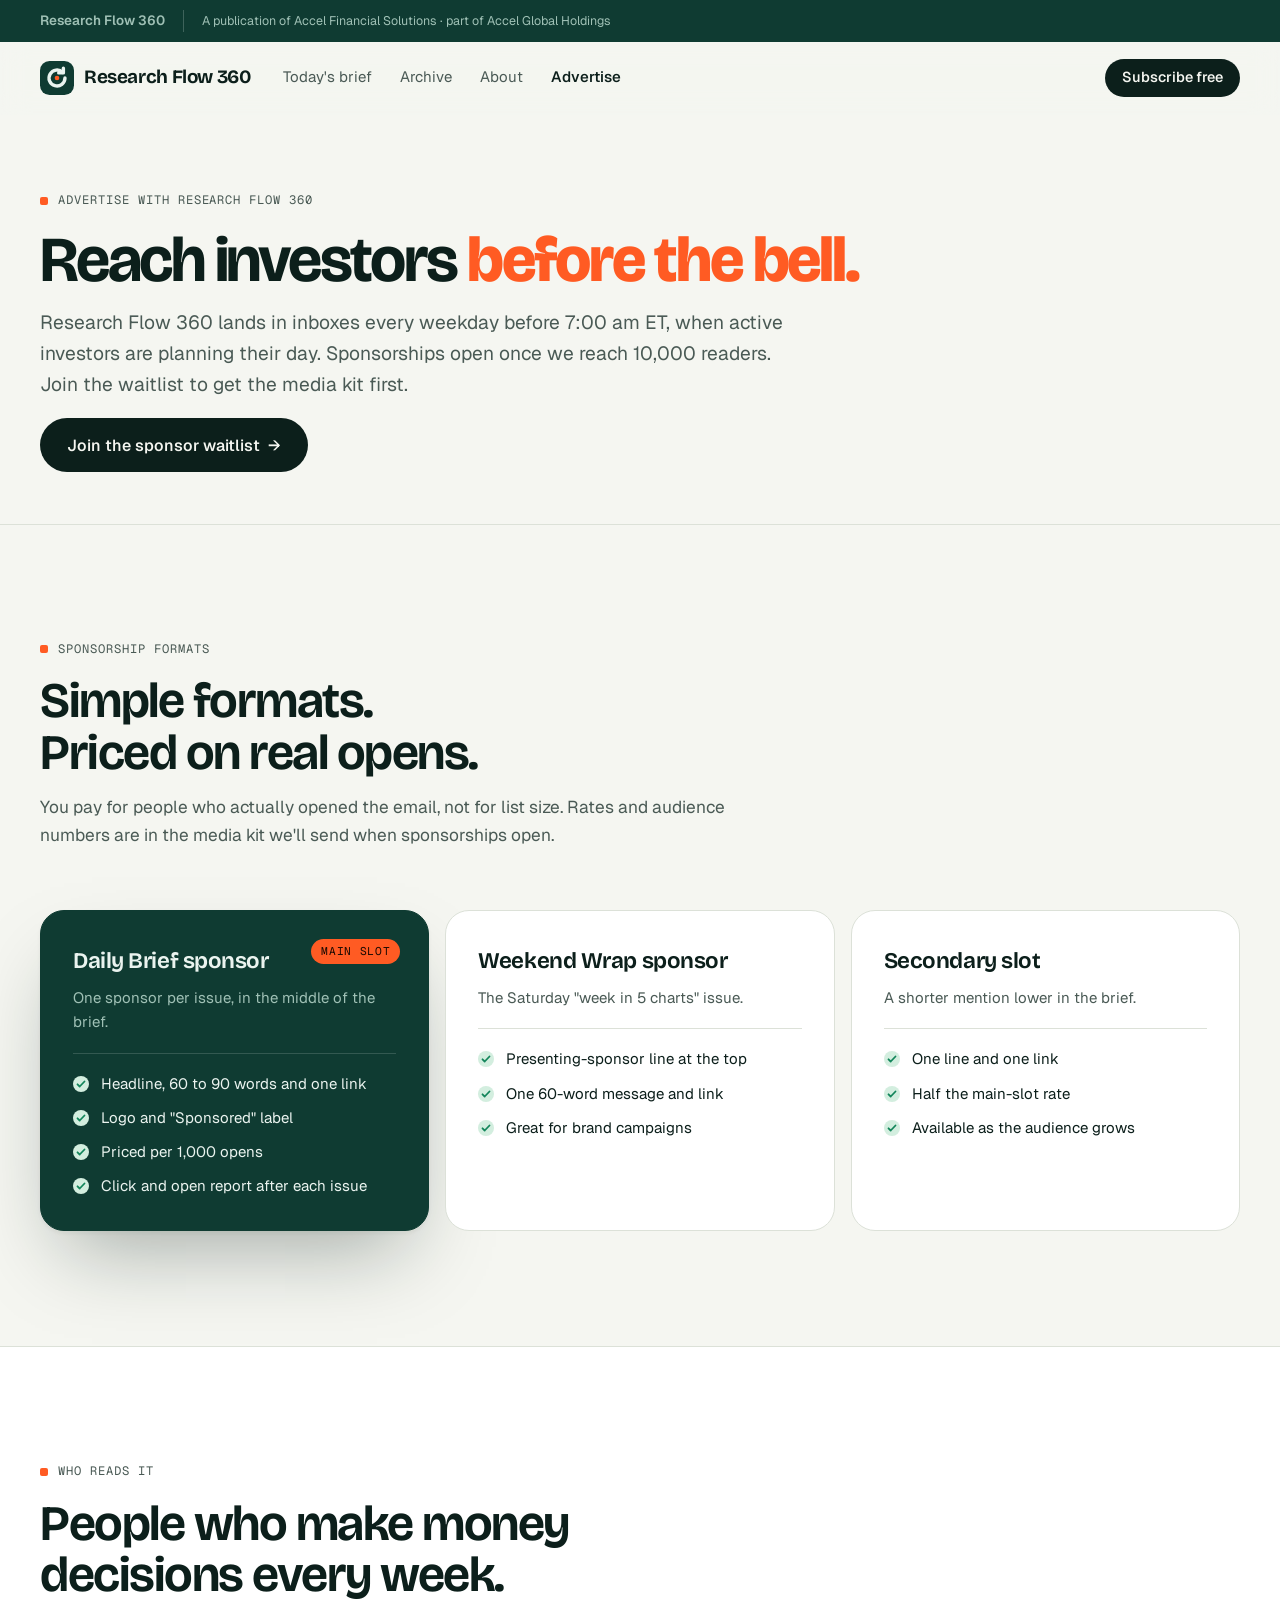
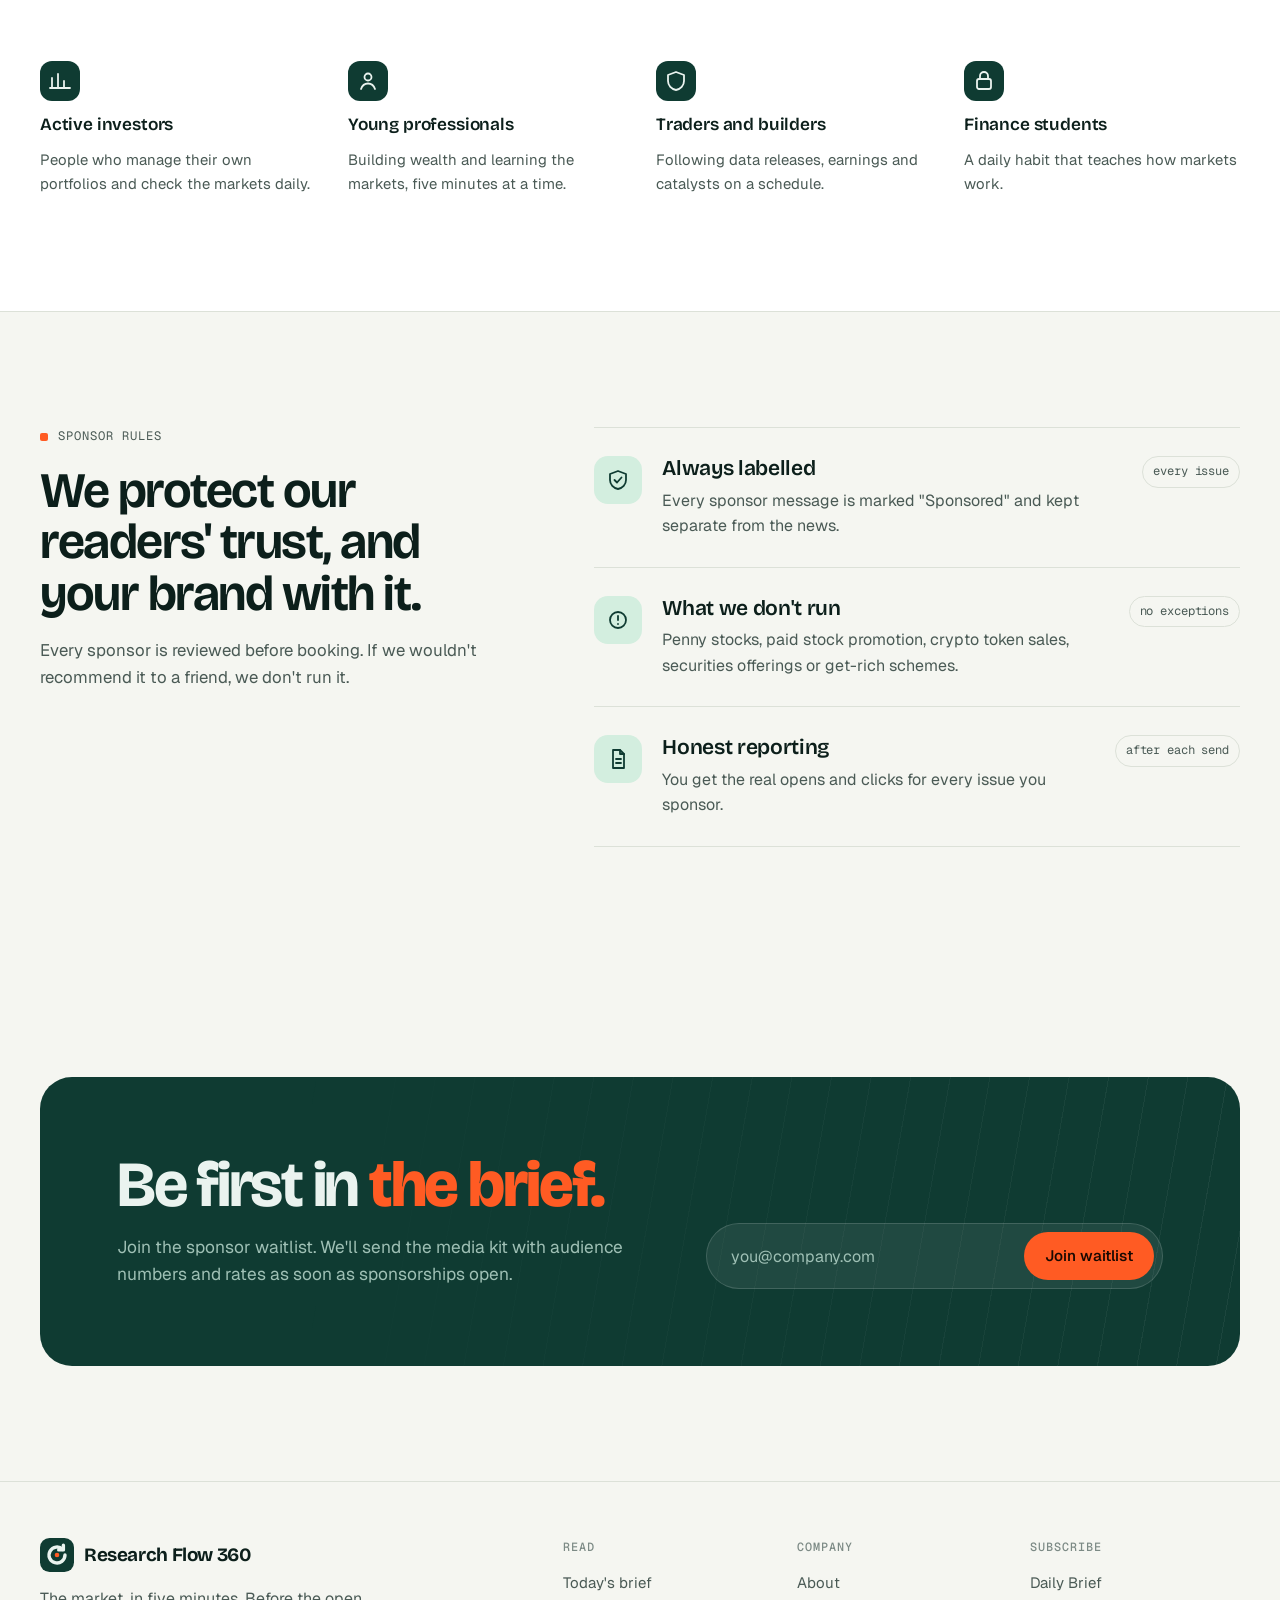
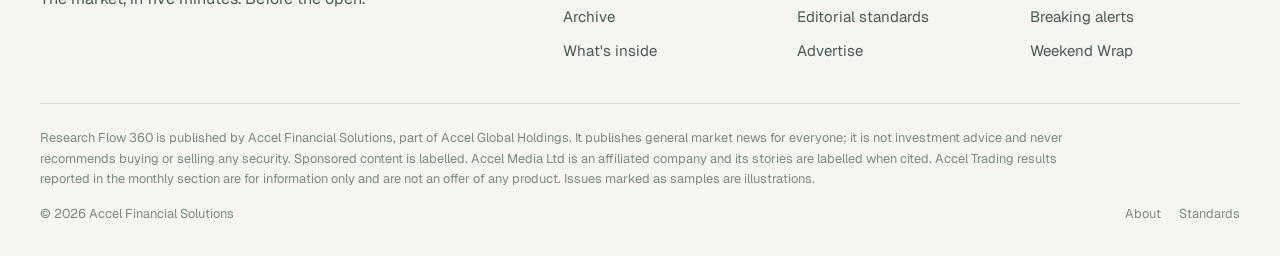
<file: advertise.html>
<!doctype html>
<html lang="en">
<head>
<meta charset="utf-8">
<meta name="viewport" content="width=device-width, initial-scale=1, viewport-fit=cover">
<title>Advertise · Research Flow 360</title>
<meta name="description" content="Sponsor Research Flow 360 and reach active investors every weekday before the bell.">
<meta name="theme-color" content="#0F3B32">
<meta property="og:title" content="Advertise · Research Flow 360">
<meta property="og:description" content="Sponsor Research Flow 360 and reach active investors every weekday before the bell.">
<meta property="og:url" content="https://gamegenesis01.github.io/research-flow-360/advertise.html">
<meta property="og:type" content="website">
<link rel="canonical" href="https://gamegenesis01.github.io/research-flow-360/advertise.html">
<link rel="icon" href="data:image/svg+xml,%3Csvg xmlns='http://www.w3.org/2000/svg' viewBox='0 0 32 32'%3E%3Crect width='32' height='32' rx='9' fill='%230F3B32'/%3E%3Cpath d='M23.5 16a7.5 7.5 0 1 1-2.2-5.3M22 6.8v4.4h-4.4' fill='none' stroke='%23F6F7F3' stroke-width='3' stroke-linecap='round' stroke-linejoin='round'/%3E%3Ccircle cx='16' cy='16' r='2.2' fill='%23FF5B23'/%3E%3C/svg%3E">
<link rel="preconnect" href="https://fonts.googleapis.com">
<link rel="preconnect" href="https://fonts.gstatic.com" crossorigin>
<link rel="stylesheet" href="https://fonts.googleapis.com/css2?family=Bricolage+Grotesque:opsz,wght@12..96,400..800&family=Geist:wght@400..600&family=Geist+Mono:wght@400;500&display=swap">
<link rel="stylesheet" href="assets/styles.css">
</head>
<body>

<a class="skip" href="#main">Skip to content</a>

<div class="announce groupbar">
  <div class="wrap groupbar__in">
    <a href="./" class="groupbar__home">Research Flow 360</a>
    <span class="groupbar__note">A publication of Accel Financial Solutions · part of Accel Global Holdings</span>
  </div>
</div>

<header class="header" id="top">
  <div class="wrap header__in">
    <a href="./" class="brand" aria-label="Research Flow 360 home">
      <svg class="brand__mark" viewBox="0 0 32 32" aria-hidden="true"><rect width="32" height="32" rx="9" class="mark-bg"/><path d="M23.5 16a7.5 7.5 0 1 1-2.2-5.3" class="mark-a"/><path d="M22 6.8v4.4h-4.4" class="mark-a"/><circle cx="16" cy="16" r="2.2" class="mark-dot"/></svg>
      <span class="brand__name brand__name--rf">Research Flow 360</span>
    </a>
    <nav class="nav" id="nav" aria-label="Primary">
      <a href="brief.html">Today's brief</a><a href="archive.html">Archive</a><a href="about.html">About</a><a href="advertise.html" aria-current="page">Advertise</a>
      <div class="nav__mobile-cta">
        <a href="index.html#start" class="btn btn--primary">Subscribe free</a>
      </div>
    </nav>
    <div class="header__cta">
      <a href="index.html#start" class="btn btn--primary btn--sm">Subscribe free</a>
    </div>
    <button class="burger" id="burger" aria-label="Open menu" aria-expanded="false" aria-controls="nav">
      <span></span><span></span>
    </button>
  </div>
</header>

<main id="main">

<section class="page-hero">
  <div class="wrap page-hero__in">
    <p class="eyebrow">Advertise with Research Flow 360</p>
    <h1 class="display">Reach investors <em>before the bell.</em></h1>
    <p class="lede">Research Flow 360 lands in inboxes every weekday before 7:00 am ET, when active investors are planning their day. Sponsorships open once we reach 10,000 readers. Join the waitlist to get the media kit first.</p>
    <div class="hero__actions">
      <a href="#waitlist" class="btn btn--primary btn--lg">Join the sponsor waitlist <span aria-hidden="true">→</span></a>
    </div>
  </div>
</section>

<!-- Formats -->
<section class="section" id="formats">
  <div class="wrap">
    <div class="sec-head">
      <p class="eyebrow">Sponsorship formats</p>
      <h2 class="h2">Simple formats. Priced on real opens.</h2>
      <p class="sec-head__p">You pay for people who actually opened the email, not for list size. Rates and audience numbers are in the media kit we'll send when sponsorships open.</p>
    </div>
    <div class="plans">
      <article class="plan plan--feature">
        <span class="plan__badge">Main slot</span>
        <h3 class="plan__name">Daily Brief sponsor</h3>
        <p class="plan__for">One sponsor per issue, in the middle of the brief.</p>
        <ul class="plan__list">
          <li>Headline, 60 to 90 words and one link</li>
          <li>Logo and "Sponsored" label</li>
          <li>Priced per 1,000 opens</li>
          <li>Click and open report after each issue</li>
        </ul>
      </article>
      <article class="plan">
        <h3 class="plan__name">Weekend Wrap sponsor</h3>
        <p class="plan__for">The Saturday "week in 5 charts" issue.</p>
        <ul class="plan__list">
          <li>Presenting-sponsor line at the top</li>
          <li>One 60-word message and link</li>
          <li>Great for brand campaigns</li>
        </ul>
      </article>
      <article class="plan">
        <h3 class="plan__name">Secondary slot</h3>
        <p class="plan__for">A shorter mention lower in the brief.</p>
        <ul class="plan__list">
          <li>One line and one link</li>
          <li>Half the main-slot rate</li>
          <li>Available as the audience grows</li>
        </ul>
      </article>
    </div>
  </div>
</section>

<!-- Audience -->
<section class="section section--alt" id="audience">
  <div class="wrap">
    <div class="sec-head">
      <p class="eyebrow">Who reads it</p>
      <h2 class="h2">People who make money decisions every week.</h2>
    </div>
    <div class="sec-grid">
      <div class="sec-item">
        <svg viewBox="0 0 24 24" aria-hidden="true"><path d="M4 19V9M10 19V5M16 19v-7M22 19H2"/></svg>
        <h3>Active investors</h3>
        <p>People who manage their own portfolios and check the markets daily.</p>
      </div>
      <div class="sec-item">
        <svg viewBox="0 0 24 24" aria-hidden="true"><circle cx="12" cy="8" r="3.5"/><path d="M5 20c1.2-3.6 3.9-5.5 7-5.5s5.8 1.9 7 5.5"/></svg>
        <h3>Young professionals</h3>
        <p>Building wealth and learning the markets, five minutes at a time.</p>
      </div>
      <div class="sec-item">
        <svg viewBox="0 0 24 24" aria-hidden="true"><path d="M12 3l8 3v6c0 4.5-3.4 8.1-8 9-4.6-.9-8-4.5-8-9V6z"/></svg>
        <h3>Traders and builders</h3>
        <p>Following data releases, earnings and catalysts on a schedule.</p>
      </div>
      <div class="sec-item">
        <svg viewBox="0 0 24 24" aria-hidden="true"><rect x="5" y="10" width="14" height="10" rx="2"/><path d="M8 10V7a4 4 0 0 1 8 0v3"/></svg>
        <h3>Finance students</h3>
        <p>A daily habit that teaches how markets work.</p>
      </div>
    </div>
  </div>
</section>

<!-- Rules -->
<section class="section" id="rules">
  <div class="wrap advisory">
    <div class="advisory__head">
      <p class="eyebrow">Sponsor rules</p>
      <h2 class="h2">We protect our readers' trust, and your brand with it.</h2>
      <p>Every sponsor is reviewed before booking. If we wouldn't recommend it to a friend, we don't run it.</p>
    </div>
    <div class="advisory__list">
      <article class="svc">
        <div class="svc__ic" aria-hidden="true"><svg viewBox="0 0 24 24"><path d="M12 3l8 3v6c0 4.5-3.4 8.1-8 9-4.6-.9-8-4.5-8-9V6z"/><path d="M8.5 12l2.5 2.5 4.5-5"/></svg></div>
        <div>
          <h3 class="h3">Always labelled</h3>
          <p>Every sponsor message is marked "Sponsored" and kept separate from the news.</p>
        </div>
        <span class="svc__price mono">every issue</span>
      </article>
      <article class="svc">
        <div class="svc__ic" aria-hidden="true"><svg viewBox="0 0 24 24"><circle cx="12" cy="12" r="8"/><path d="M12 8v4M12 16h.01"/></svg></div>
        <div>
          <h3 class="h3">What we don't run</h3>
          <p>Penny stocks, paid stock promotion, crypto token sales, securities offerings or get-rich schemes.</p>
        </div>
        <span class="svc__price mono">no exceptions</span>
      </article>
      <article class="svc">
        <div class="svc__ic" aria-hidden="true"><svg viewBox="0 0 24 24"><path d="M7 3h7l4 4v14H7z"/><path d="M14 3v4h4M10 12h5M10 16h5"/></svg></div>
        <div>
          <h3 class="h3">Honest reporting</h3>
          <p>You get the real opens and clicks for every issue you sponsor.</p>
        </div>
        <span class="svc__price mono">after each send</span>
      </article>
    </div>
  </div>
</section>

<section class="cta" id="waitlist">
  <div class="wrap">
    <div class="cta__box">
      <div class="cta__lines" aria-hidden="true"></div>
      <div class="cta__copy">
        <h2 class="display display--cta">Be first in <em>the brief.</em></h2>
        <p>Join the sponsor waitlist. We'll send the media kit with audience numbers and rates as soon as sponsorships open.</p>
      </div>
      <form class="cta__form" id="ctaForm" data-list="none" data-ok="Thanks, {email}. You're on the sponsor waitlist; the media kit comes first to you." novalidate>
        <label for="email" class="sr-only">Work email</label>
        <input id="email" name="email" type="email" placeholder="you@company.com" autocomplete="email" required>
        <button class="btn btn--signal" type="submit">Join waitlist</button>
        <p class="cta__msg" id="ctaMsg" role="status" aria-live="polite"></p>
      </form>
    </div>
  </div>
</section>

</main>

<footer class="footer">
  <div class="wrap">
    <div class="footer__top">
      <div class="footer__brand">
        <a href="./" class="brand" aria-label="Research Flow 360 home">
          <svg class="brand__mark" viewBox="0 0 32 32" aria-hidden="true"><rect width="32" height="32" rx="9" class="mark-bg"/><path d="M23.5 16a7.5 7.5 0 1 1-2.2-5.3" class="mark-a"/><path d="M22 6.8v4.4h-4.4" class="mark-a"/><circle cx="16" cy="16" r="2.2" class="mark-dot"/></svg>
      <span class="brand__name brand__name--rf">Research Flow 360</span>
        </a>
        <p>The market, in five minutes. Before the open.</p>
      </div>
      <nav class="footer__cols" aria-label="Footer">
        <div><h4>Read</h4><a href="brief.html">Today's brief</a><a href="archive.html">Archive</a><a href="index.html#inside">What's inside</a></div>
        <div><h4>Company</h4><a href="about.html">About</a><a href="about.html#standards">Editorial standards</a><a href="advertise.html">Advertise</a></div>
        <div><h4>Subscribe</h4><a href="index.html#start">Daily Brief</a><a href="index.html#start">Breaking alerts</a><a href="index.html#start">Weekend Wrap</a></div>
      </nav>
    </div>
    <div class="footer__legal">
      <p>Research Flow 360 is published by Accel Financial Solutions, part of Accel Global Holdings. It publishes general market news for everyone; it is not investment advice and never recommends buying or selling any security. Sponsored content is labelled. Accel Media Ltd is an affiliated company and its stories are labelled when cited. Accel Trading results reported in the monthly section are for information only and are not an offer of any product. Issues marked as samples are illustrations.</p>
      <p class="footer__copy"><span>© <span id="year">2026</span> Accel Financial Solutions</span><span class="footer__links"><a href="about.html">About</a><a href="about.html#standards">Standards</a></span></p>
    </div>
  </div>
</footer>

<script src="assets/app.js"></script>
</body>
</html>
</file>
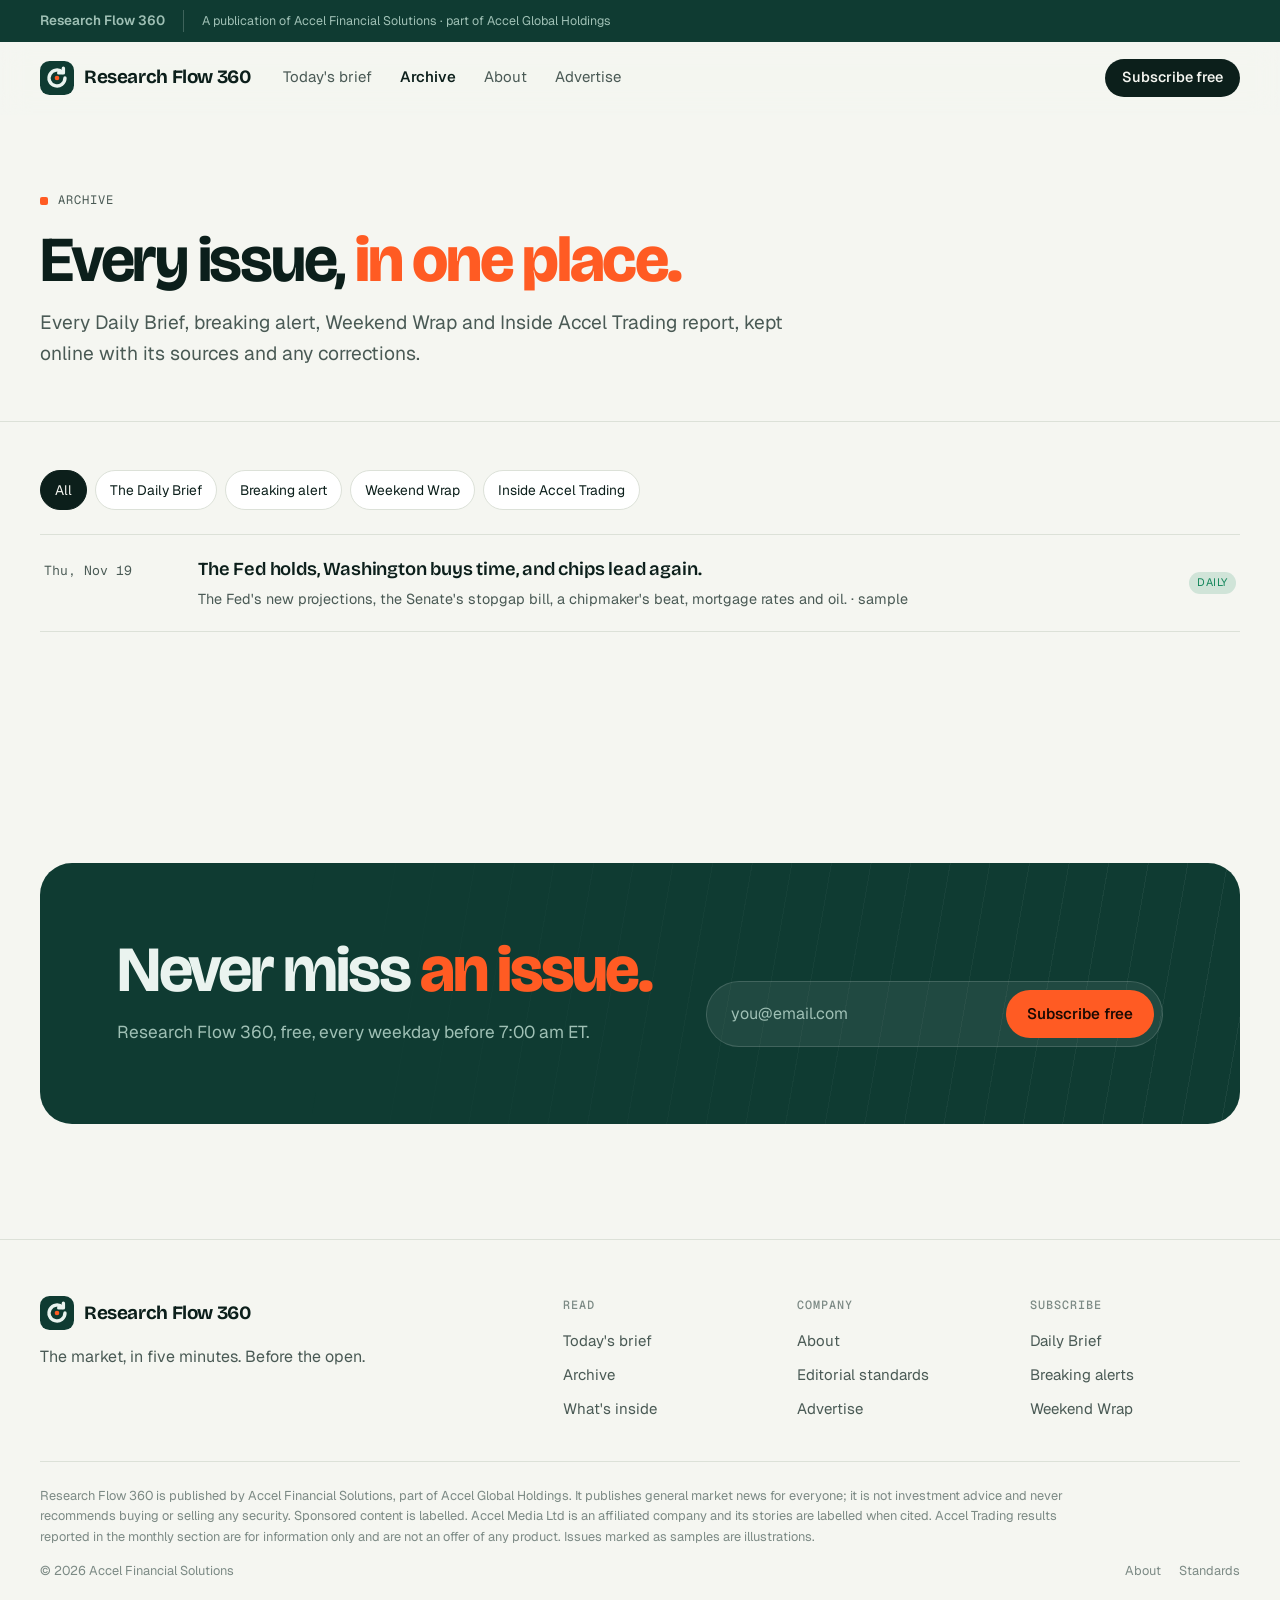
<file: archive.html>
<!doctype html>
<html lang="en">
<head>
<meta charset="utf-8">
<meta name="viewport" content="width=device-width, initial-scale=1, viewport-fit=cover">
<title>Archive · Research Flow 360</title>
<meta name="description" content="Every Research Flow 360 Daily Brief, breaking alert, Weekend Wrap and Inside Accel Trading report.">
<meta name="theme-color" content="#0F3B32">
<meta property="og:title" content="Archive · Research Flow 360">
<meta property="og:description" content="Every Research Flow 360 Daily Brief, breaking alert, Weekend Wrap and Inside Accel Trading report.">
<meta property="og:url" content="https://gamegenesis01.github.io/research-flow-360/archive.html">
<meta property="og:type" content="website">
<link rel="canonical" href="https://gamegenesis01.github.io/research-flow-360/archive.html">
<link rel="icon" href="data:image/svg+xml,%3Csvg xmlns='http://www.w3.org/2000/svg' viewBox='0 0 32 32'%3E%3Crect width='32' height='32' rx='9' fill='%230F3B32'/%3E%3Cpath d='M23.5 16a7.5 7.5 0 1 1-2.2-5.3M22 6.8v4.4h-4.4' fill='none' stroke='%23F6F7F3' stroke-width='3' stroke-linecap='round' stroke-linejoin='round'/%3E%3Ccircle cx='16' cy='16' r='2.2' fill='%23FF5B23'/%3E%3C/svg%3E">
<link rel="preconnect" href="https://fonts.googleapis.com">
<link rel="preconnect" href="https://fonts.gstatic.com" crossorigin>
<link rel="stylesheet" href="https://fonts.googleapis.com/css2?family=Bricolage+Grotesque:opsz,wght@12..96,400..800&family=Geist:wght@400..600&family=Geist+Mono:wght@400;500&display=swap">
<link rel="stylesheet" href="assets/styles.css">
</head>
<body>

<a class="skip" href="#main">Skip to content</a>

<div class="announce groupbar">
  <div class="wrap groupbar__in">
    <a href="./" class="groupbar__home">Research Flow 360</a>
    <span class="groupbar__note">A publication of Accel Financial Solutions · part of Accel Global Holdings</span>
  </div>
</div>

<header class="header" id="top">
  <div class="wrap header__in">
    <a href="./" class="brand" aria-label="Research Flow 360 home">
      <svg class="brand__mark" viewBox="0 0 32 32" aria-hidden="true"><rect width="32" height="32" rx="9" class="mark-bg"/><path d="M23.5 16a7.5 7.5 0 1 1-2.2-5.3" class="mark-a"/><path d="M22 6.8v4.4h-4.4" class="mark-a"/><circle cx="16" cy="16" r="2.2" class="mark-dot"/></svg>
      <span class="brand__name brand__name--rf">Research Flow 360</span>
    </a>
    <nav class="nav" id="nav" aria-label="Primary">
      <a href="brief.html">Today's brief</a><a href="archive.html" aria-current="page">Archive</a><a href="about.html">About</a><a href="advertise.html">Advertise</a>
      <div class="nav__mobile-cta">
        <a href="#start" class="btn btn--primary">Subscribe free</a>
      </div>
    </nav>
    <div class="header__cta">
      <a href="#start" class="btn btn--primary btn--sm">Subscribe free</a>
    </div>
    <button class="burger" id="burger" aria-label="Open menu" aria-expanded="false" aria-controls="nav">
      <span></span><span></span>
    </button>
  </div>
</header>

<main id="main">

<section class="page-hero">
  <div class="wrap page-hero__in">
    <p class="eyebrow">Archive</p>
    <h1 class="display">Every issue, <em>in one place.</em></h1>
    <p class="lede">Every Daily Brief, breaking alert, Weekend Wrap and Inside Accel Trading report, kept online with its sources and any corrections.</p>
  </div>
</section>

<section class="section section--tight" style="padding-top: clamp(32px, 4vw, 48px)">
  <div class="wrap">
    <div class="filters" role="group" aria-label="Filter issues">
      <button type="button" class="chip is-on" data-filter="all" aria-pressed="true">All</button><button type="button" class="chip" data-filter="daily" aria-pressed="false">The Daily Brief</button><button type="button" class="chip" data-filter="alert" aria-pressed="false">Breaking alert</button><button type="button" class="chip" data-filter="wrap" aria-pressed="false">Weekend Wrap</button><button type="button" class="chip" data-filter="inside" aria-pressed="false">Inside Accel Trading</button>
    </div>
    <ul class="arch">
      <li data-kind="daily"><a href="briefs/2026-11-19.html"><time datetime="2026-11-19">Thu, Nov 19</time><span class="arch__t"><strong>The Fed holds, Washington buys time, and chips lead again.</strong><span>The Fed's new projections, the Senate's stopgap bill, a chipmaker's beat, mortgage rates and oil. · sample</span></span><span class="pill pill--on">Daily</span></a></li>
    </ul>
  </div>
</section>

<section class="cta" id="start">
  <div class="wrap">
    <div class="cta__box">
      <div class="cta__lines" aria-hidden="true"></div>
      <div class="cta__copy">
        <h2 class="display display--cta">Never miss <em>an issue.</em></h2>
        <p>Research Flow 360, free, every weekday before 7:00 am ET.</p>
      </div>
      <form class="cta__form" id="ctaForm" data-ok="Almost done, {email}: check your inbox and click the confirm link. Your first Daily Brief arrives the next weekday morning." novalidate>
        <label for="email" class="sr-only">Email</label>
        <input id="email" name="email" type="email" placeholder="you@email.com" autocomplete="email" required>
        <button class="btn btn--signal" type="submit">Subscribe free</button>
        <p class="cta__msg" id="ctaMsg" role="status" aria-live="polite"></p>
      </form>
    </div>
  </div>
</section>

</main>

<footer class="footer">
  <div class="wrap">
    <div class="footer__top">
      <div class="footer__brand">
        <a href="./" class="brand" aria-label="Research Flow 360 home">
          <svg class="brand__mark" viewBox="0 0 32 32" aria-hidden="true"><rect width="32" height="32" rx="9" class="mark-bg"/><path d="M23.5 16a7.5 7.5 0 1 1-2.2-5.3" class="mark-a"/><path d="M22 6.8v4.4h-4.4" class="mark-a"/><circle cx="16" cy="16" r="2.2" class="mark-dot"/></svg>
      <span class="brand__name brand__name--rf">Research Flow 360</span>
        </a>
        <p>The market, in five minutes. Before the open.</p>
      </div>
      <nav class="footer__cols" aria-label="Footer">
        <div><h4>Read</h4><a href="brief.html">Today's brief</a><a href="archive.html">Archive</a><a href="index.html#inside">What's inside</a></div>
        <div><h4>Company</h4><a href="about.html">About</a><a href="about.html#standards">Editorial standards</a><a href="advertise.html">Advertise</a></div>
        <div><h4>Subscribe</h4><a href="index.html#start">Daily Brief</a><a href="index.html#start">Breaking alerts</a><a href="index.html#start">Weekend Wrap</a></div>
      </nav>
    </div>
    <div class="footer__legal">
      <p>Research Flow 360 is published by Accel Financial Solutions, part of Accel Global Holdings. It publishes general market news for everyone; it is not investment advice and never recommends buying or selling any security. Sponsored content is labelled. Accel Media Ltd is an affiliated company and its stories are labelled when cited. Accel Trading results reported in the monthly section are for information only and are not an offer of any product. Issues marked as samples are illustrations.</p>
      <p class="footer__copy"><span>© <span id="year">2026</span> Accel Financial Solutions</span><span class="footer__links"><a href="about.html">About</a><a href="about.html#standards">Standards</a></span></p>
    </div>
  </div>
</footer>

<script src="assets/app.js"></script>
</body>
</html>
</file>
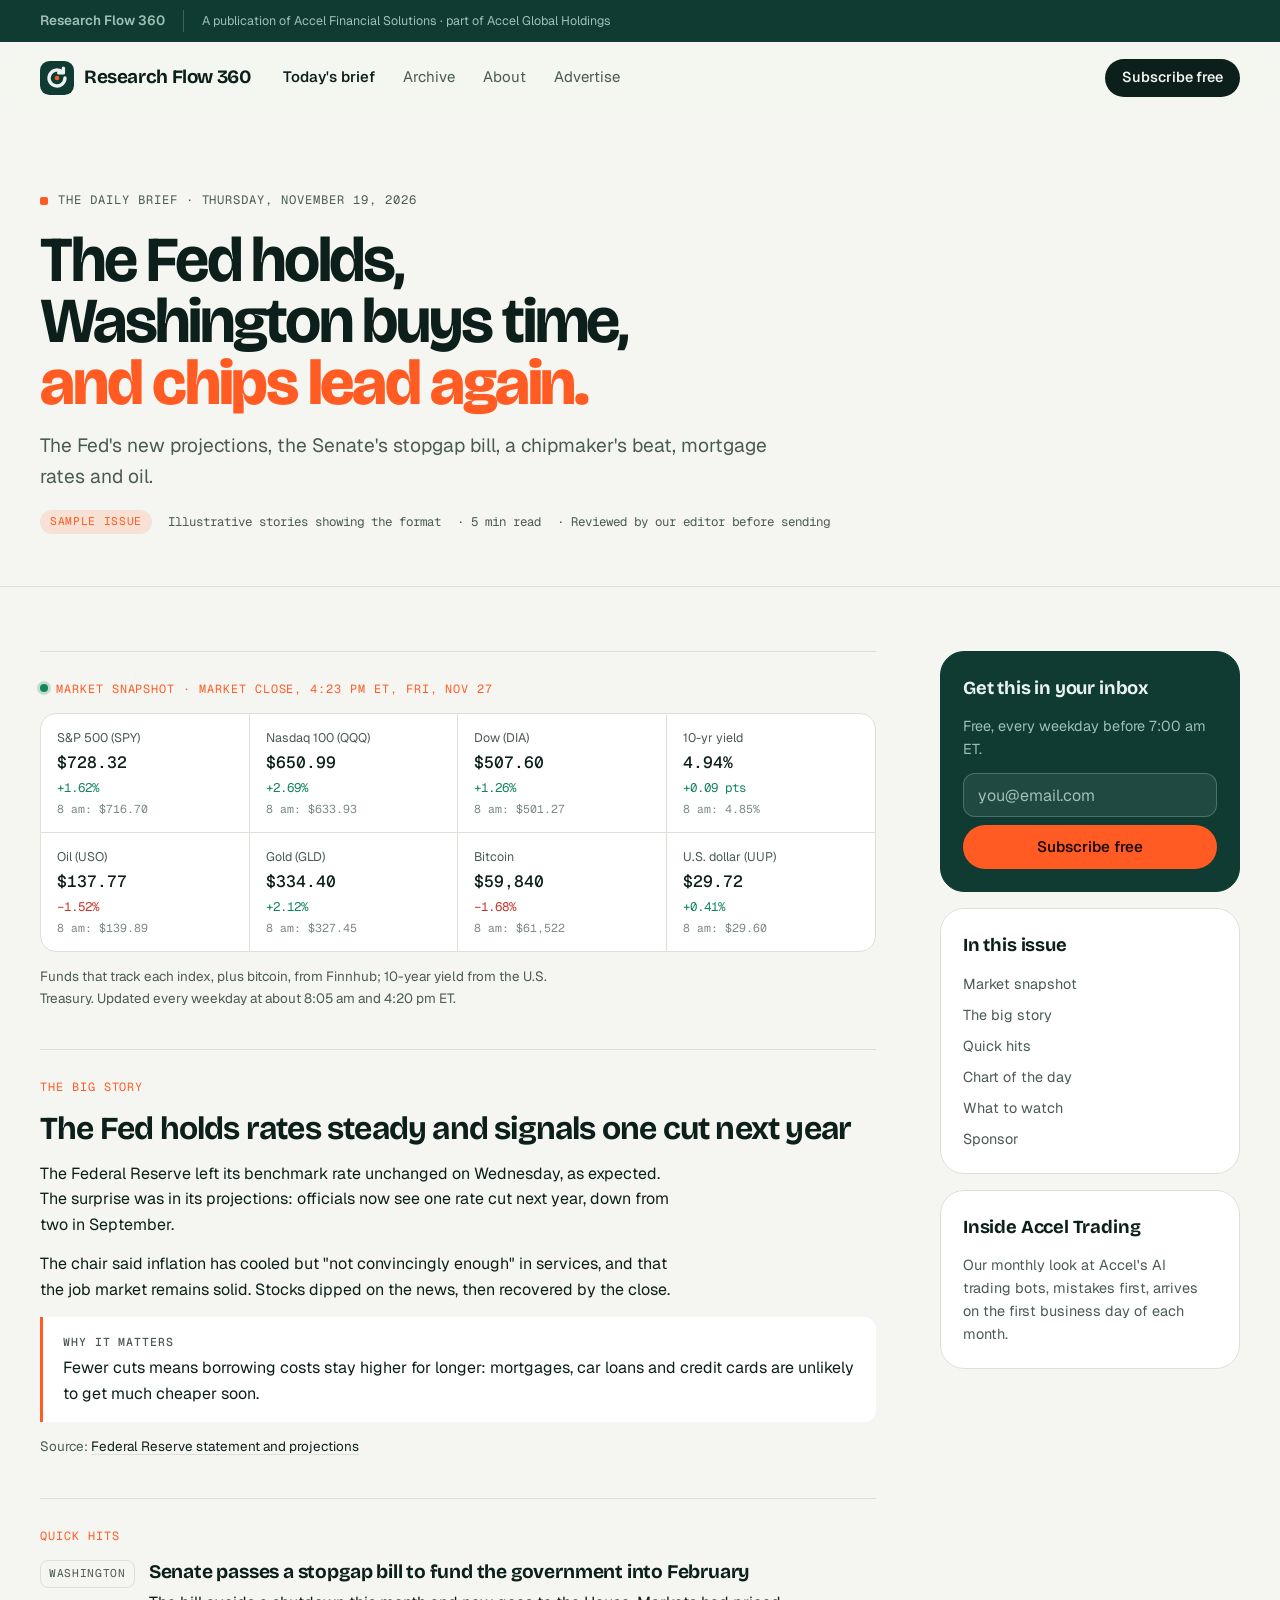
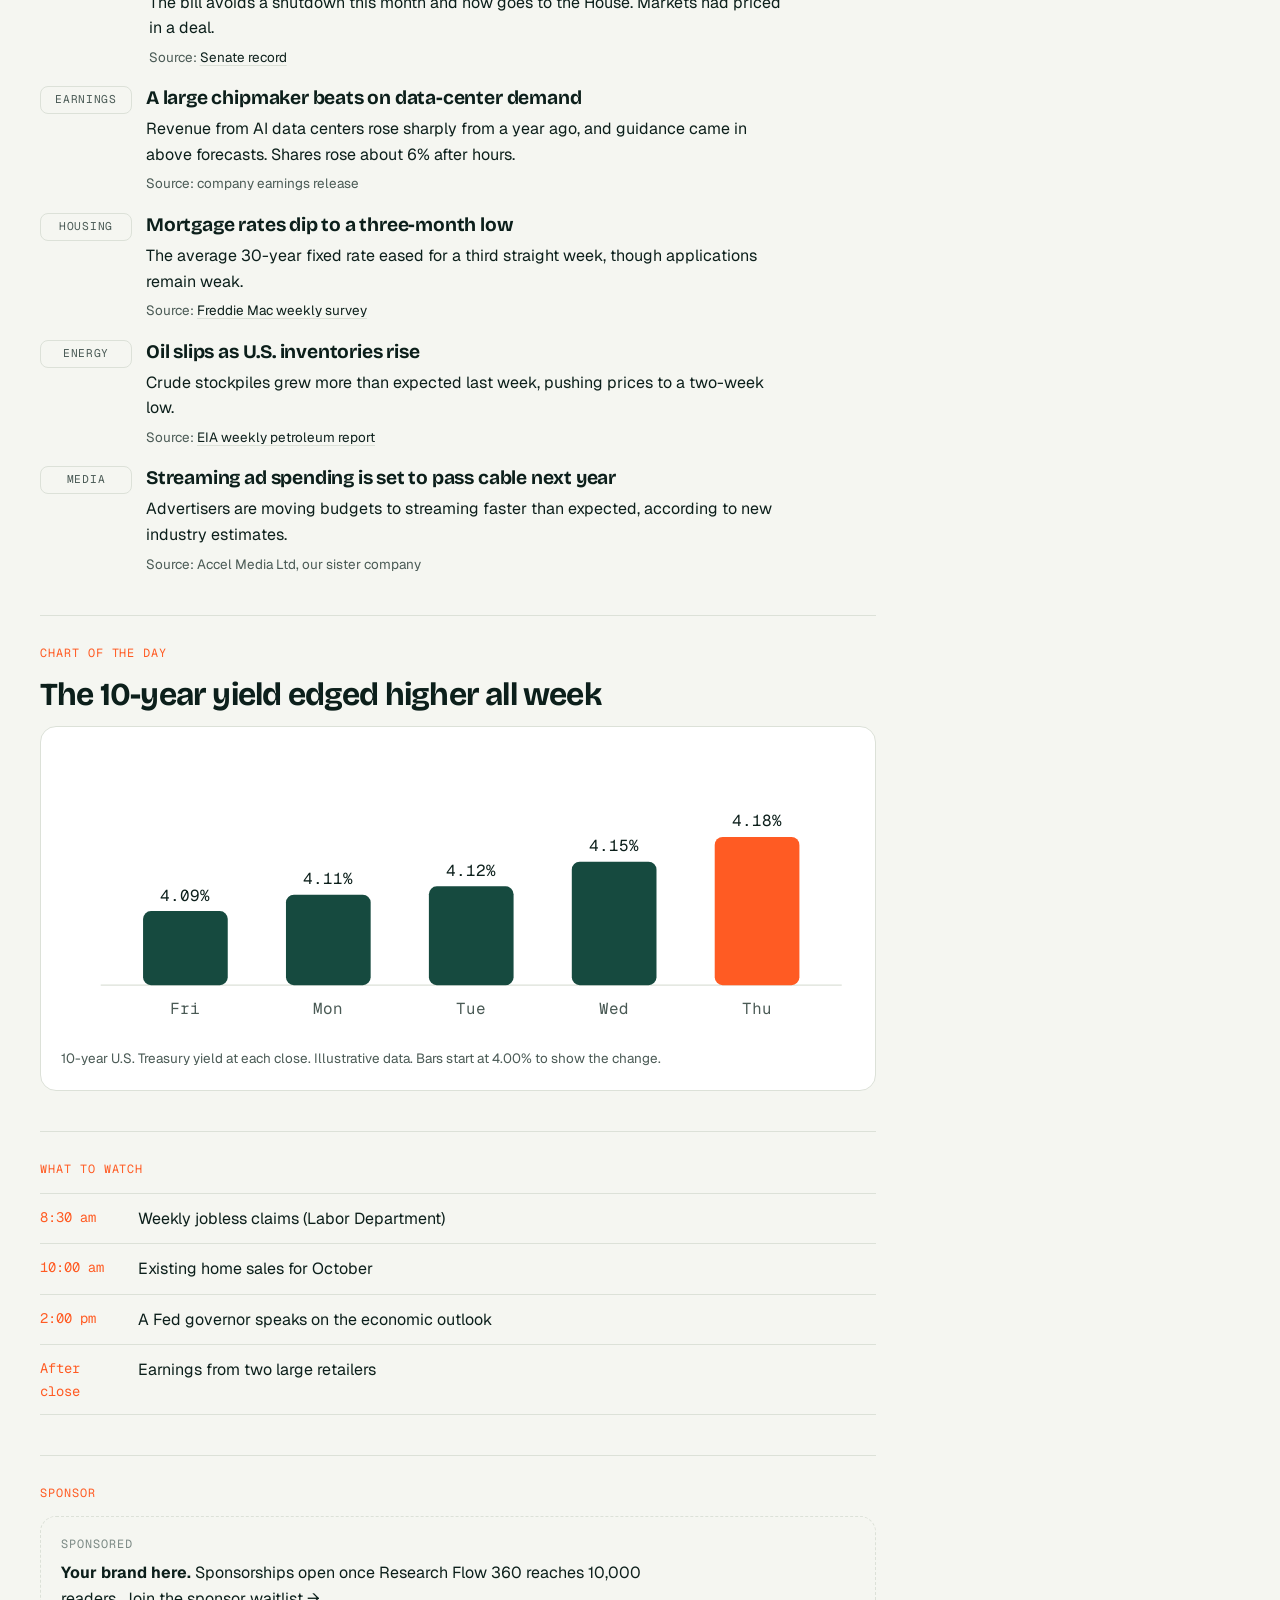
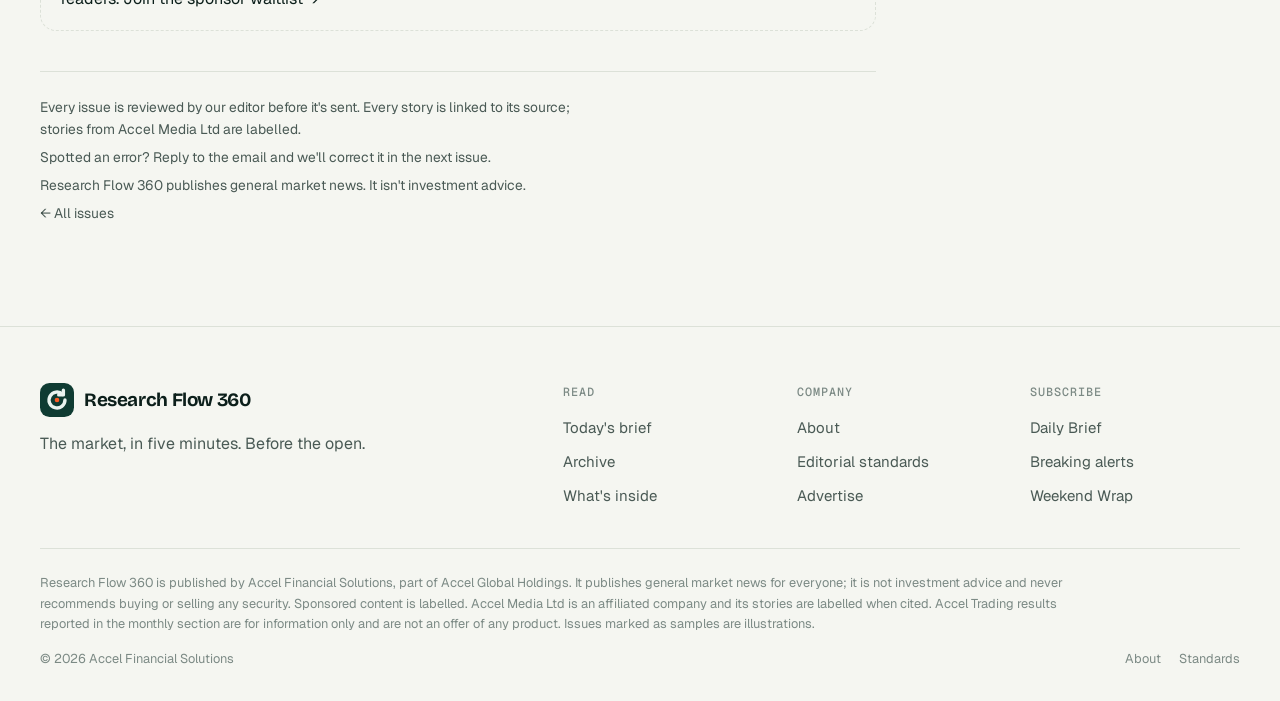
<file: brief.html>
<!doctype html>
<html lang="en">
<head>
<meta charset="utf-8">
<meta name="viewport" content="width=device-width, initial-scale=1, viewport-fit=cover">
<title>Today&#x27;s brief · Research Flow 360</title>
<meta name="description" content="The Fed&#x27;s new projections, the Senate&#x27;s stopgap bill, a chipmaker&#x27;s beat, mortgage rates and oil.">
<meta name="theme-color" content="#0F3B32">
<meta property="og:title" content="Today&#x27;s brief · Research Flow 360">
<meta property="og:description" content="The Fed&#x27;s new projections, the Senate&#x27;s stopgap bill, a chipmaker&#x27;s beat, mortgage rates and oil.">
<meta property="og:url" content="https://gamegenesis01.github.io/research-flow-360/brief.html">
<meta property="og:type" content="website">
<link rel="canonical" href="https://gamegenesis01.github.io/research-flow-360/brief.html">
<link rel="icon" href="data:image/svg+xml,%3Csvg xmlns='http://www.w3.org/2000/svg' viewBox='0 0 32 32'%3E%3Crect width='32' height='32' rx='9' fill='%230F3B32'/%3E%3Cpath d='M23.5 16a7.5 7.5 0 1 1-2.2-5.3M22 6.8v4.4h-4.4' fill='none' stroke='%23F6F7F3' stroke-width='3' stroke-linecap='round' stroke-linejoin='round'/%3E%3Ccircle cx='16' cy='16' r='2.2' fill='%23FF5B23'/%3E%3C/svg%3E">
<link rel="preconnect" href="https://fonts.googleapis.com">
<link rel="preconnect" href="https://fonts.gstatic.com" crossorigin>
<link rel="stylesheet" href="https://fonts.googleapis.com/css2?family=Bricolage+Grotesque:opsz,wght@12..96,400..800&family=Geist:wght@400..600&family=Geist+Mono:wght@400;500&display=swap">
<link rel="stylesheet" href="assets/styles.css">
</head>
<body>

<a class="skip" href="#main">Skip to content</a>

<div class="announce groupbar">
  <div class="wrap groupbar__in">
    <a href="./" class="groupbar__home">Research Flow 360</a>
    <span class="groupbar__note">A publication of Accel Financial Solutions · part of Accel Global Holdings</span>
  </div>
</div>

<header class="header" id="top">
  <div class="wrap header__in">
    <a href="./" class="brand" aria-label="Research Flow 360 home">
      <svg class="brand__mark" viewBox="0 0 32 32" aria-hidden="true"><rect width="32" height="32" rx="9" class="mark-bg"/><path d="M23.5 16a7.5 7.5 0 1 1-2.2-5.3" class="mark-a"/><path d="M22 6.8v4.4h-4.4" class="mark-a"/><circle cx="16" cy="16" r="2.2" class="mark-dot"/></svg>
      <span class="brand__name brand__name--rf">Research Flow 360</span>
    </a>
    <nav class="nav" id="nav" aria-label="Primary">
      <a href="brief.html" aria-current="page">Today's brief</a><a href="archive.html">Archive</a><a href="about.html">About</a><a href="advertise.html">Advertise</a>
      <div class="nav__mobile-cta">
        <a href="index.html#start" class="btn btn--primary">Subscribe free</a>
      </div>
    </nav>
    <div class="header__cta">
      <a href="index.html#start" class="btn btn--primary btn--sm">Subscribe free</a>
    </div>
    <button class="burger" id="burger" aria-label="Open menu" aria-expanded="false" aria-controls="nav">
      <span></span><span></span>
    </button>
  </div>
</header>

<main id="main">

<section class="page-hero">
  <div class="wrap page-hero__in">
    <p class="eyebrow">The Daily Brief · Thursday, November 19, 2026</p>
    <h1 class="display">The Fed holds, Washington buys time, <em>and chips lead again.</em></h1>
    <p class="lede">The Fed's new projections, the Senate's stopgap bill, a chipmaker's beat, mortgage rates and oil.</p>
    <div class="issue__meta">
      <span class="issue__sample">Sample issue</span><span>Illustrative stories showing the format</span><span>· 5 min read</span><span>· Reviewed by our editor before sending</span>
    </div>
  </div>
</section>

<div class="wrap issue-wrap">
  <article class="issue">
    <section class="issue__section" id="snapshot" aria-labelledby="h-snapshot" data-snapshot>
      <p class="issue__label" id="h-snapshot"><span class="live-dot" aria-hidden="true"></span><span data-snapshot-label>Market snapshot · Market close, 4:23 PM ET, Fri, Nov 27</span></p>
      <div class="snapshot">
        <div data-key="spy"><span>S&amp;P 500 (SPY)</span><b>$728.32</b><i class="chg-up">+1.62%</i><small>8 am: $716.70</small></div><div data-key="qqq"><span>Nasdaq 100 (QQQ)</span><b>$650.99</b><i class="chg-up">+2.69%</i><small>8 am: $633.93</small></div><div data-key="dia"><span>Dow (DIA)</span><b>$507.60</b><i class="chg-up">+1.26%</i><small>8 am: $501.27</small></div><div data-key="y10"><span>10-yr yield</span><b>4.94%</b><i class="chg-up">+0.09 pts</i><small>8 am: 4.85%</small></div><div data-key="uso"><span>Oil (USO)</span><b>$137.77</b><i class="chg-down">−1.52%</i><small>8 am: $139.89</small></div><div data-key="gld"><span>Gold (GLD)</span><b>$334.40</b><i class="chg-up">+2.12%</i><small>8 am: $327.45</small></div><div data-key="btc"><span>Bitcoin</span><b>$59,840</b><i class="chg-down">−1.68%</i><small>8 am: $61,522</small></div><div data-key="uup"><span>U.S. dollar (UUP)</span><b>$29.72</b><i class="chg-up">+0.41%</i><small>8 am: $29.60</small></div>
      </div>
      <p class="src">Funds that track each index, plus bitcoin, from Finnhub; 10-year yield from the U.S. Treasury. Updated every weekday at about 8:05 am and 4:20 pm ET.</p>
    </section>
    <section class="issue__section" id="the-big-story" aria-labelledby="h-the-big-story">
      <p class="issue__label" id="h-the-big-story">The big story</p>
      <h2>The Fed holds rates steady and signals one cut next year</h2>
<p>The Federal Reserve left its benchmark rate unchanged on Wednesday, as expected. The surprise was in its projections: officials now see one rate cut next year, down from two in September.</p>
<p>The chair said inflation has cooled but "not convincingly enough" in services, and that the job market remains solid. Stocks dipped on the news, then recovered by the close.</p>
<div class="why"><strong>Why it matters</strong>Fewer cuts means borrowing costs stay higher for longer: mortgages, car loans and credit cards are unlikely to get much cheaper soon.</div>
<p class="src">Source: <a href="https://www.federalreserve.gov/" rel="noopener">Federal Reserve statement and projections</a></p>
    </section>
    <section class="issue__section" id="quick-hits" aria-labelledby="h-quick-hits">
      <p class="issue__label" id="h-quick-hits">Quick hits</p>
      <div class="hits">
<div class="hit"><span class="hit__tag">Washington</span><h3>Senate passes a stopgap bill to fund the government into February</h3>
<p>The bill avoids a shutdown this month and now goes to the House. Markets had priced in a deal.</p>
<p class="src">Source: <a href="https://www.senate.gov/" rel="noopener">Senate record</a></p></div>
<div class="hit"><span class="hit__tag">Earnings</span><h3>A large chipmaker beats on data-center demand</h3>
<p>Revenue from AI data centers rose sharply from a year ago, and guidance came in above forecasts. Shares rose about 6% after hours.</p>
<p class="src">Source: company earnings release</p></div>
<div class="hit"><span class="hit__tag">Housing</span><h3>Mortgage rates dip to a three-month low</h3>
<p>The average 30-year fixed rate eased for a third straight week, though applications remain weak.</p>
<p class="src">Source: <a href="https://www.freddiemac.com/pmms" rel="noopener">Freddie Mac weekly survey</a></p></div>
<div class="hit"><span class="hit__tag">Energy</span><h3>Oil slips as U.S. inventories rise</h3>
<p>Crude stockpiles grew more than expected last week, pushing prices to a two-week low.</p>
<p class="src">Source: <a href="https://www.eia.gov/petroleum/supply/weekly/" rel="noopener">EIA weekly petroleum report</a></p></div>
<div class="hit"><span class="hit__tag">Media</span><h3>Streaming ad spending is set to pass cable next year</h3>
<p>Advertisers are moving budgets to streaming faster than expected, according to new industry estimates.</p>
<p class="src">Source: Accel Media Ltd, our sister company</p></div>
</div>
    </section>
    <section class="issue__section" id="chart-of-the-day" aria-labelledby="h-chart-of-the-day">
      <p class="issue__label" id="h-chart-of-the-day">Chart of the day</p>
      <h2>The 10-year yield edged higher all week</h2>
<figure class="figure"><svg viewBox="0 0 600 220" role="img" aria-label="The 10-year yield edged higher all week: Fri 4.09%, Mon 4.11%, Tue 4.12%, Wed 4.15%, Thu 4.18%"><line class="fig-axis" x1="30" x2="590" y1="180" y2="180"/><rect class="fig-bar" x="62.0" y="124.0" width="64.0" height="56.0" rx="6"/><text class="fig-val" x="94.0" y="116.0" text-anchor="middle">4.09%</text><text class="fig-txt" x="94.0" y="202" text-anchor="middle">Fri</text><rect class="fig-bar" x="170.0" y="111.6" width="64.0" height="68.4" rx="6"/><text class="fig-val" x="202.0" y="103.6" text-anchor="middle">4.11%</text><text class="fig-txt" x="202.0" y="202" text-anchor="middle">Mon</text><rect class="fig-bar" x="278.0" y="105.3" width="64.0" height="74.7" rx="6"/><text class="fig-val" x="310.0" y="97.3" text-anchor="middle">4.12%</text><text class="fig-txt" x="310.0" y="202" text-anchor="middle">Tue</text><rect class="fig-bar" x="386.0" y="86.7" width="64.0" height="93.3" rx="6"/><text class="fig-val" x="418.0" y="78.7" text-anchor="middle">4.15%</text><text class="fig-txt" x="418.0" y="202" text-anchor="middle">Wed</text><rect class="fig-bar fig-bar--last" x="494.0" y="68.0" width="64.0" height="112.0" rx="6"/><text class="fig-val" x="526.0" y="60.0" text-anchor="middle">4.18%</text><text class="fig-txt" x="526.0" y="202" text-anchor="middle">Thu</text></svg><figcaption class="src">10-year U.S. Treasury yield at each close. Illustrative data. Bars start at 4.00% to show the change.</figcaption></figure>
    </section>
    <section class="issue__section" id="what-to-watch" aria-labelledby="h-what-to-watch">
      <p class="issue__label" id="h-what-to-watch">What to watch</p>
      <ul class="watch"><li><time>8:30 am</time><span>Weekly jobless claims (Labor Department)</span></li><li><time>10:00 am</time><span>Existing home sales for October</span></li><li><time>2:00 pm</time><span>A Fed governor speaks on the economic outlook</span></li><li><time>After close</time><span>Earnings from two large retailers</span></li></ul>
    </section>
    <section class="issue__section" id="sponsor" aria-labelledby="h-sponsor">
      <p class="issue__label" id="h-sponsor">Sponsor</p>
      <div class="sponsor-box"><p class="issue__label">Sponsored</p><p><strong>Your brand here.</strong> Sponsorships open once Research Flow 360 reaches 10,000 readers. <a href="https://gamegenesis01.github.io/research-flow-360/advertise.html" rel="noopener">Join the sponsor waitlist →</a></p></div>
    </section>

    <footer class="issue__foot">
      <p>Every issue is reviewed by our editor before it's sent. Every story is linked to its source; stories from Accel Media Ltd are labelled.</p>
      <p>Spotted an error? Reply to the email and we'll correct it in the next issue.</p>
      <p>Research Flow 360 publishes general market news. It isn't investment advice.</p>
      <p><a href="archive.html">← All issues</a></p>
    </footer>
  </article>

  <aside class="issue-side" aria-label="Subscribe and contents">
    <div class="side-card side-card--pine">
      <h3>Get this in your inbox</h3>
      <p>Free, every weekday before 7:00 am ET.</p>
      <form class="side-form" data-signup data-ok="Almost done, {email}: check your inbox and click the confirm link." novalidate>
        <label for="side-email" class="sr-only">Email</label>
        <input id="side-email" type="email" placeholder="you@email.com" autocomplete="email" required>
        <button class="btn btn--signal btn--block" type="submit">Subscribe free</button>
        <p role="status" aria-live="polite"></p>
      </form>
    </div>
    <div class="side-card">
      <h3>In this issue</h3>
      <nav class="toc" aria-label="In this issue"><a href="#snapshot">Market snapshot</a><a href="#the-big-story">The big story</a><a href="#quick-hits">Quick hits</a><a href="#chart-of-the-day">Chart of the day</a><a href="#what-to-watch">What to watch</a><a href="#sponsor">Sponsor</a></nav>
    </div>
    <div class="side-card">
      <h3>Inside Accel Trading</h3>
      <p>Our monthly look at Accel's AI trading bots, mistakes first, arrives on the first business day of each month.</p>
    </div>
  </aside>
</div>

</main>

<footer class="footer">
  <div class="wrap">
    <div class="footer__top">
      <div class="footer__brand">
        <a href="./" class="brand" aria-label="Research Flow 360 home">
          <svg class="brand__mark" viewBox="0 0 32 32" aria-hidden="true"><rect width="32" height="32" rx="9" class="mark-bg"/><path d="M23.5 16a7.5 7.5 0 1 1-2.2-5.3" class="mark-a"/><path d="M22 6.8v4.4h-4.4" class="mark-a"/><circle cx="16" cy="16" r="2.2" class="mark-dot"/></svg>
      <span class="brand__name brand__name--rf">Research Flow 360</span>
        </a>
        <p>The market, in five minutes. Before the open.</p>
      </div>
      <nav class="footer__cols" aria-label="Footer">
        <div><h4>Read</h4><a href="brief.html">Today's brief</a><a href="archive.html">Archive</a><a href="index.html#inside">What's inside</a></div>
        <div><h4>Company</h4><a href="about.html">About</a><a href="about.html#standards">Editorial standards</a><a href="advertise.html">Advertise</a></div>
        <div><h4>Subscribe</h4><a href="index.html#start">Daily Brief</a><a href="index.html#start">Breaking alerts</a><a href="index.html#start">Weekend Wrap</a></div>
      </nav>
    </div>
    <div class="footer__legal">
      <p>Research Flow 360 is published by Accel Financial Solutions, part of Accel Global Holdings. It publishes general market news for everyone; it is not investment advice and never recommends buying or selling any security. Sponsored content is labelled. Accel Media Ltd is an affiliated company and its stories are labelled when cited. Accel Trading results reported in the monthly section are for information only and are not an offer of any product. Issues marked as samples are illustrations.</p>
      <p class="footer__copy"><span>© <span id="year">2026</span> Accel Financial Solutions</span><span class="footer__links"><a href="about.html">About</a><a href="about.html#standards">Standards</a></span></p>
    </div>
  </div>
</footer>

<script src="assets/app.js"></script>
</body>
</html>
</file>
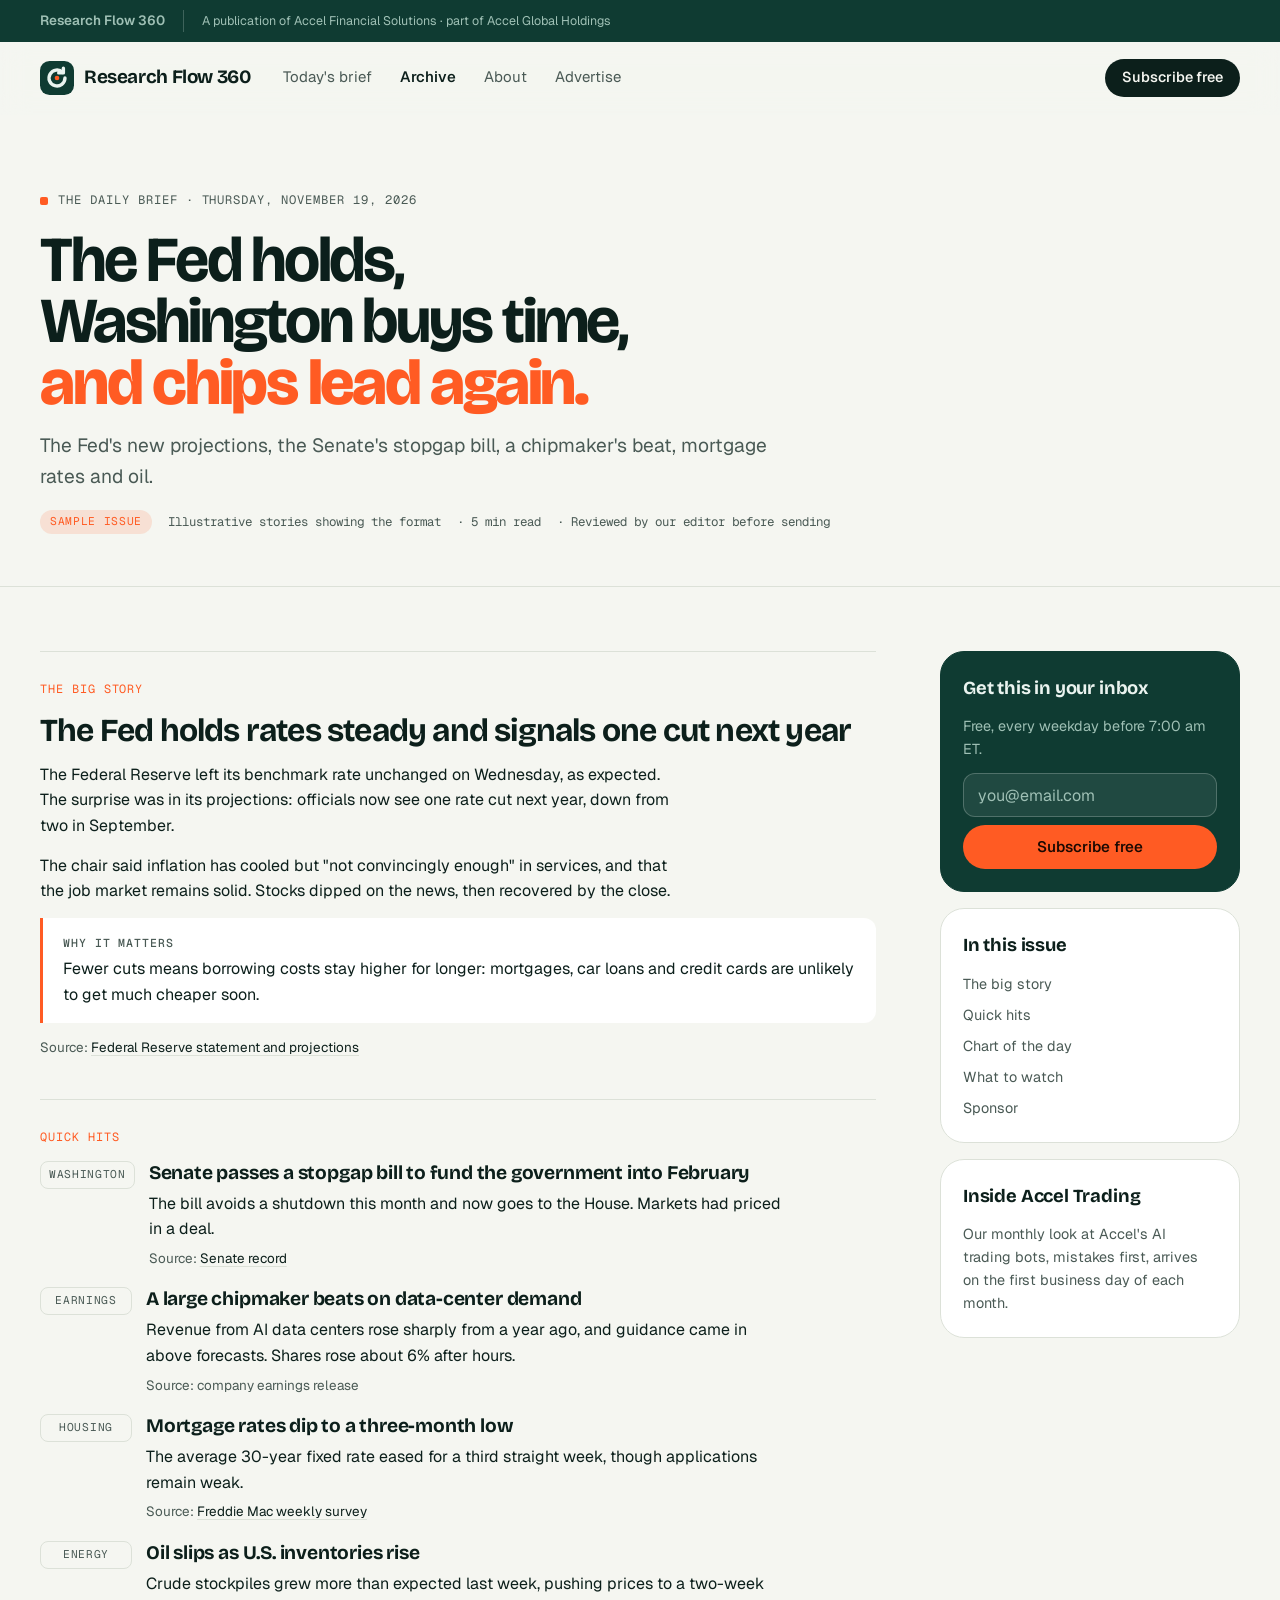
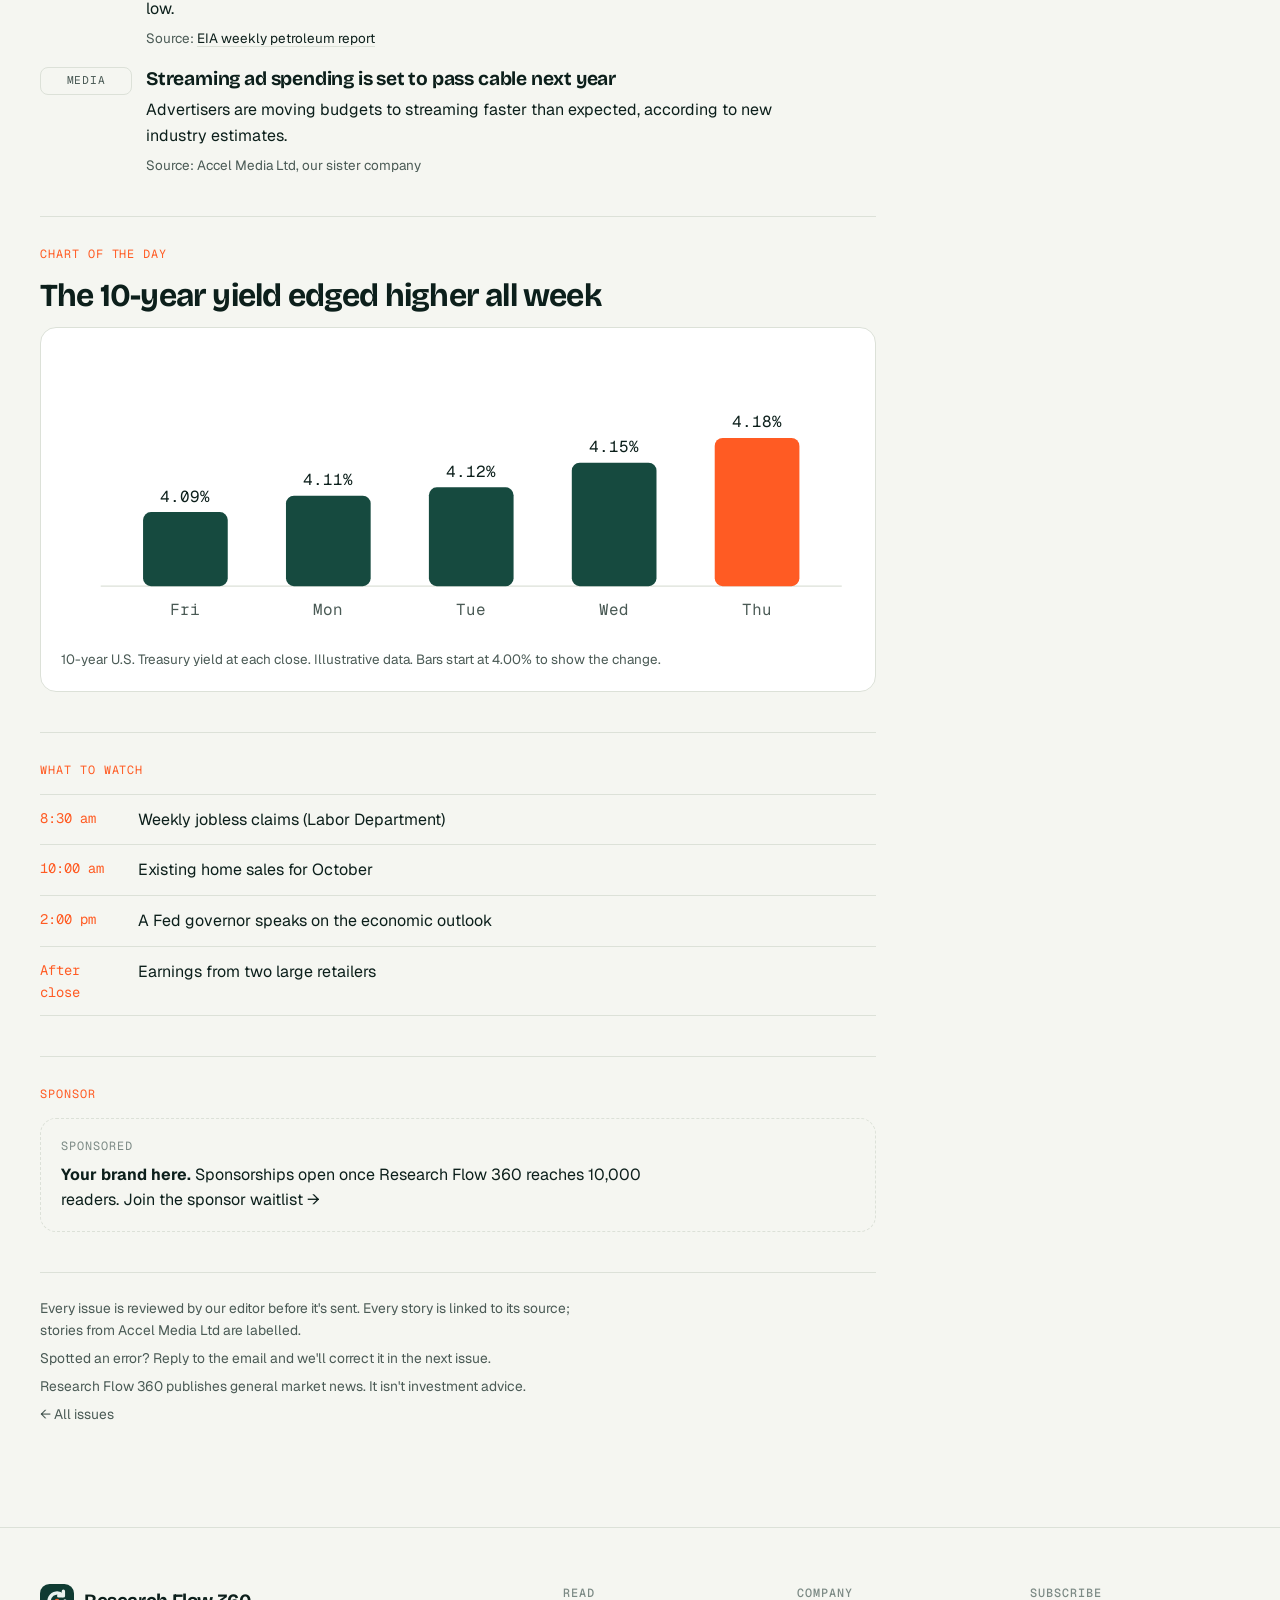
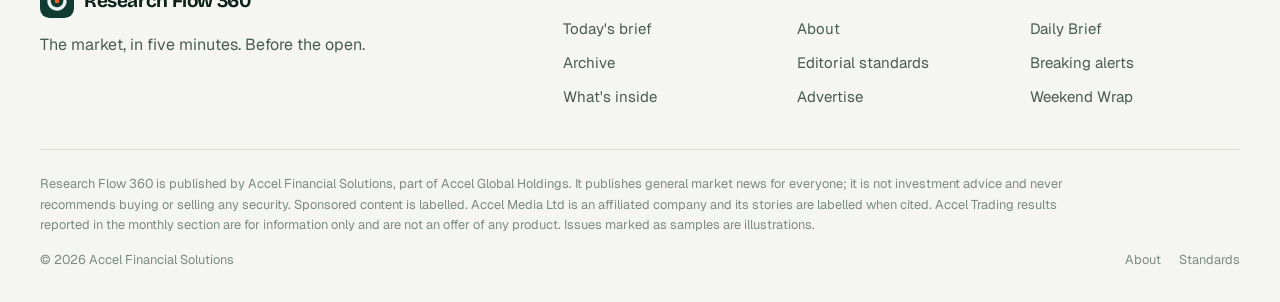
<file: briefs/2026-11-19.html>
<!doctype html>
<html lang="en">
<head>
<meta charset="utf-8">
<meta name="viewport" content="width=device-width, initial-scale=1, viewport-fit=cover">
<title>The Fed holds, Washington buys time, and chips lead again. · Research Flow 360</title>
<meta name="description" content="The Fed&#x27;s new projections, the Senate&#x27;s stopgap bill, a chipmaker&#x27;s beat, mortgage rates and oil.">
<meta name="theme-color" content="#0F3B32">
<meta property="og:title" content="The Fed holds, Washington buys time, and chips lead again. · Research Flow 360">
<meta property="og:description" content="The Fed&#x27;s new projections, the Senate&#x27;s stopgap bill, a chipmaker&#x27;s beat, mortgage rates and oil.">
<meta property="og:url" content="https://gamegenesis01.github.io/research-flow-360/briefs/2026-11-19.html">
<meta property="og:type" content="website">
<link rel="canonical" href="https://gamegenesis01.github.io/research-flow-360/briefs/2026-11-19.html">
<link rel="icon" href="data:image/svg+xml,%3Csvg xmlns='http://www.w3.org/2000/svg' viewBox='0 0 32 32'%3E%3Crect width='32' height='32' rx='9' fill='%230F3B32'/%3E%3Cpath d='M23.5 16a7.5 7.5 0 1 1-2.2-5.3M22 6.8v4.4h-4.4' fill='none' stroke='%23F6F7F3' stroke-width='3' stroke-linecap='round' stroke-linejoin='round'/%3E%3Ccircle cx='16' cy='16' r='2.2' fill='%23FF5B23'/%3E%3C/svg%3E">
<link rel="preconnect" href="https://fonts.googleapis.com">
<link rel="preconnect" href="https://fonts.gstatic.com" crossorigin>
<link rel="stylesheet" href="https://fonts.googleapis.com/css2?family=Bricolage+Grotesque:opsz,wght@12..96,400..800&family=Geist:wght@400..600&family=Geist+Mono:wght@400;500&display=swap">
<link rel="stylesheet" href="../assets/styles.css">
</head>
<body>

<a class="skip" href="#main">Skip to content</a>

<div class="announce groupbar">
  <div class="wrap groupbar__in">
    <a href="../" class="groupbar__home">Research Flow 360</a>
    <span class="groupbar__note">A publication of Accel Financial Solutions · part of Accel Global Holdings</span>
  </div>
</div>

<header class="header" id="top">
  <div class="wrap header__in">
    <a href="../" class="brand" aria-label="Research Flow 360 home">
      <svg class="brand__mark" viewBox="0 0 32 32" aria-hidden="true"><rect width="32" height="32" rx="9" class="mark-bg"/><path d="M23.5 16a7.5 7.5 0 1 1-2.2-5.3" class="mark-a"/><path d="M22 6.8v4.4h-4.4" class="mark-a"/><circle cx="16" cy="16" r="2.2" class="mark-dot"/></svg>
      <span class="brand__name brand__name--rf">Research Flow 360</span>
    </a>
    <nav class="nav" id="nav" aria-label="Primary">
      <a href="../brief.html">Today's brief</a><a href="../archive.html" aria-current="page">Archive</a><a href="../about.html">About</a><a href="../advertise.html">Advertise</a>
      <div class="nav__mobile-cta">
        <a href="../index.html#start" class="btn btn--primary">Subscribe free</a>
      </div>
    </nav>
    <div class="header__cta">
      <a href="../index.html#start" class="btn btn--primary btn--sm">Subscribe free</a>
    </div>
    <button class="burger" id="burger" aria-label="Open menu" aria-expanded="false" aria-controls="nav">
      <span></span><span></span>
    </button>
  </div>
</header>

<main id="main">

<section class="page-hero">
  <div class="wrap page-hero__in">
    <p class="eyebrow">The Daily Brief · Thursday, November 19, 2026</p>
    <h1 class="display">The Fed holds, Washington buys time, <em>and chips lead again.</em></h1>
    <p class="lede">The Fed's new projections, the Senate's stopgap bill, a chipmaker's beat, mortgage rates and oil.</p>
    <div class="issue__meta">
      <span class="issue__sample">Sample issue</span><span>Illustrative stories showing the format</span><span>· 5 min read</span><span>· Reviewed by our editor before sending</span>
    </div>
  </div>
</section>

<div class="wrap issue-wrap">
  <article class="issue">
    <section class="issue__section" id="the-big-story" aria-labelledby="h-the-big-story">
      <p class="issue__label" id="h-the-big-story">The big story</p>
      <h2>The Fed holds rates steady and signals one cut next year</h2>
<p>The Federal Reserve left its benchmark rate unchanged on Wednesday, as expected. The surprise was in its projections: officials now see one rate cut next year, down from two in September.</p>
<p>The chair said inflation has cooled but "not convincingly enough" in services, and that the job market remains solid. Stocks dipped on the news, then recovered by the close.</p>
<div class="why"><strong>Why it matters</strong>Fewer cuts means borrowing costs stay higher for longer: mortgages, car loans and credit cards are unlikely to get much cheaper soon.</div>
<p class="src">Source: <a href="https://www.federalreserve.gov/" rel="noopener">Federal Reserve statement and projections</a></p>
    </section>
    <section class="issue__section" id="quick-hits" aria-labelledby="h-quick-hits">
      <p class="issue__label" id="h-quick-hits">Quick hits</p>
      <div class="hits">
<div class="hit"><span class="hit__tag">Washington</span><h3>Senate passes a stopgap bill to fund the government into February</h3>
<p>The bill avoids a shutdown this month and now goes to the House. Markets had priced in a deal.</p>
<p class="src">Source: <a href="https://www.senate.gov/" rel="noopener">Senate record</a></p></div>
<div class="hit"><span class="hit__tag">Earnings</span><h3>A large chipmaker beats on data-center demand</h3>
<p>Revenue from AI data centers rose sharply from a year ago, and guidance came in above forecasts. Shares rose about 6% after hours.</p>
<p class="src">Source: company earnings release</p></div>
<div class="hit"><span class="hit__tag">Housing</span><h3>Mortgage rates dip to a three-month low</h3>
<p>The average 30-year fixed rate eased for a third straight week, though applications remain weak.</p>
<p class="src">Source: <a href="https://www.freddiemac.com/pmms" rel="noopener">Freddie Mac weekly survey</a></p></div>
<div class="hit"><span class="hit__tag">Energy</span><h3>Oil slips as U.S. inventories rise</h3>
<p>Crude stockpiles grew more than expected last week, pushing prices to a two-week low.</p>
<p class="src">Source: <a href="https://www.eia.gov/petroleum/supply/weekly/" rel="noopener">EIA weekly petroleum report</a></p></div>
<div class="hit"><span class="hit__tag">Media</span><h3>Streaming ad spending is set to pass cable next year</h3>
<p>Advertisers are moving budgets to streaming faster than expected, according to new industry estimates.</p>
<p class="src">Source: Accel Media Ltd, our sister company</p></div>
</div>
    </section>
    <section class="issue__section" id="chart-of-the-day" aria-labelledby="h-chart-of-the-day">
      <p class="issue__label" id="h-chart-of-the-day">Chart of the day</p>
      <h2>The 10-year yield edged higher all week</h2>
<figure class="figure"><svg viewBox="0 0 600 220" role="img" aria-label="The 10-year yield edged higher all week: Fri 4.09%, Mon 4.11%, Tue 4.12%, Wed 4.15%, Thu 4.18%"><line class="fig-axis" x1="30" x2="590" y1="180" y2="180"/><rect class="fig-bar" x="62.0" y="124.0" width="64.0" height="56.0" rx="6"/><text class="fig-val" x="94.0" y="116.0" text-anchor="middle">4.09%</text><text class="fig-txt" x="94.0" y="202" text-anchor="middle">Fri</text><rect class="fig-bar" x="170.0" y="111.6" width="64.0" height="68.4" rx="6"/><text class="fig-val" x="202.0" y="103.6" text-anchor="middle">4.11%</text><text class="fig-txt" x="202.0" y="202" text-anchor="middle">Mon</text><rect class="fig-bar" x="278.0" y="105.3" width="64.0" height="74.7" rx="6"/><text class="fig-val" x="310.0" y="97.3" text-anchor="middle">4.12%</text><text class="fig-txt" x="310.0" y="202" text-anchor="middle">Tue</text><rect class="fig-bar" x="386.0" y="86.7" width="64.0" height="93.3" rx="6"/><text class="fig-val" x="418.0" y="78.7" text-anchor="middle">4.15%</text><text class="fig-txt" x="418.0" y="202" text-anchor="middle">Wed</text><rect class="fig-bar fig-bar--last" x="494.0" y="68.0" width="64.0" height="112.0" rx="6"/><text class="fig-val" x="526.0" y="60.0" text-anchor="middle">4.18%</text><text class="fig-txt" x="526.0" y="202" text-anchor="middle">Thu</text></svg><figcaption class="src">10-year U.S. Treasury yield at each close. Illustrative data. Bars start at 4.00% to show the change.</figcaption></figure>
    </section>
    <section class="issue__section" id="what-to-watch" aria-labelledby="h-what-to-watch">
      <p class="issue__label" id="h-what-to-watch">What to watch</p>
      <ul class="watch"><li><time>8:30 am</time><span>Weekly jobless claims (Labor Department)</span></li><li><time>10:00 am</time><span>Existing home sales for October</span></li><li><time>2:00 pm</time><span>A Fed governor speaks on the economic outlook</span></li><li><time>After close</time><span>Earnings from two large retailers</span></li></ul>
    </section>
    <section class="issue__section" id="sponsor" aria-labelledby="h-sponsor">
      <p class="issue__label" id="h-sponsor">Sponsor</p>
      <div class="sponsor-box"><p class="issue__label">Sponsored</p><p><strong>Your brand here.</strong> Sponsorships open once Research Flow 360 reaches 10,000 readers. <a href="https://gamegenesis01.github.io/research-flow-360/advertise.html" rel="noopener">Join the sponsor waitlist →</a></p></div>
    </section>

    <footer class="issue__foot">
      <p>Every issue is reviewed by our editor before it's sent. Every story is linked to its source; stories from Accel Media Ltd are labelled.</p>
      <p>Spotted an error? Reply to the email and we'll correct it in the next issue.</p>
      <p>Research Flow 360 publishes general market news. It isn't investment advice.</p>
      <p><a href="../archive.html">← All issues</a></p>
    </footer>
  </article>

  <aside class="issue-side" aria-label="Subscribe and contents">
    <div class="side-card side-card--pine">
      <h3>Get this in your inbox</h3>
      <p>Free, every weekday before 7:00 am ET.</p>
      <form class="side-form" data-signup data-ok="Almost done, {email}: check your inbox and click the confirm link." novalidate>
        <label for="side-email" class="sr-only">Email</label>
        <input id="side-email" type="email" placeholder="you@email.com" autocomplete="email" required>
        <button class="btn btn--signal btn--block" type="submit">Subscribe free</button>
        <p role="status" aria-live="polite"></p>
      </form>
    </div>
    <div class="side-card">
      <h3>In this issue</h3>
      <nav class="toc" aria-label="In this issue"><a href="#the-big-story">The big story</a><a href="#quick-hits">Quick hits</a><a href="#chart-of-the-day">Chart of the day</a><a href="#what-to-watch">What to watch</a><a href="#sponsor">Sponsor</a></nav>
    </div>
    <div class="side-card">
      <h3>Inside Accel Trading</h3>
      <p>Our monthly look at Accel's AI trading bots, mistakes first, arrives on the first business day of each month.</p>
    </div>
  </aside>
</div>

</main>

<footer class="footer">
  <div class="wrap">
    <div class="footer__top">
      <div class="footer__brand">
        <a href="../" class="brand" aria-label="Research Flow 360 home">
          <svg class="brand__mark" viewBox="0 0 32 32" aria-hidden="true"><rect width="32" height="32" rx="9" class="mark-bg"/><path d="M23.5 16a7.5 7.5 0 1 1-2.2-5.3" class="mark-a"/><path d="M22 6.8v4.4h-4.4" class="mark-a"/><circle cx="16" cy="16" r="2.2" class="mark-dot"/></svg>
      <span class="brand__name brand__name--rf">Research Flow 360</span>
        </a>
        <p>The market, in five minutes. Before the open.</p>
      </div>
      <nav class="footer__cols" aria-label="Footer">
        <div><h4>Read</h4><a href="../brief.html">Today's brief</a><a href="../archive.html">Archive</a><a href="../index.html#inside">What's inside</a></div>
        <div><h4>Company</h4><a href="../about.html">About</a><a href="../about.html#standards">Editorial standards</a><a href="../advertise.html">Advertise</a></div>
        <div><h4>Subscribe</h4><a href="../index.html#start">Daily Brief</a><a href="../index.html#start">Breaking alerts</a><a href="../index.html#start">Weekend Wrap</a></div>
      </nav>
    </div>
    <div class="footer__legal">
      <p>Research Flow 360 is published by Accel Financial Solutions, part of Accel Global Holdings. It publishes general market news for everyone; it is not investment advice and never recommends buying or selling any security. Sponsored content is labelled. Accel Media Ltd is an affiliated company and its stories are labelled when cited. Accel Trading results reported in the monthly section are for information only and are not an offer of any product. Issues marked as samples are illustrations.</p>
      <p class="footer__copy"><span>© <span id="year">2026</span> Accel Financial Solutions</span><span class="footer__links"><a href="../about.html">About</a><a href="../about.html#standards">Standards</a></span></p>
    </div>
  </div>
</footer>

<script src="../assets/app.js"></script>
</body>
</html>
</file>
<file: assets/styles.css>
/* Layout concept: a "velocity" page — paper-light surfaces, a deep pine brand block, one signal-orange accent
   used like an indicator light. Wide hero with a live product mockup, then a bento of products. */
:root {
  --paper: #F5F6F1;
  --surface: #FFFFFF;
  --surface-2: #ECEFE8;
  --ink: #0C1F1B;
  --ink-2: #4A5A55;
  --ink-3: #7C8A85;
  --line: #DCE1D8;
  --pine: #0F3B32;
  --pine-2: #164A3F;
  --pine-ink: #EAF3EF;
  --pine-mute: #9FC0B5;
  --signal: #FF5B23;
  --signal-ink: #1A0902;
  --mint: #D3EEDF;
  --mint-ink: #0F3B32;
  --sky: #DCE7FB;
  --sky-ink: #142A55;
  --up: #12855A;
  --shadow: 0 1px 2px rgba(12,31,27,.06), 0 12px 32px -12px rgba(12,31,27,.18);
  --shadow-lg: 0 2px 4px rgba(12,31,27,.05), 0 40px 80px -24px rgba(12,31,27,.35);

  --f-display: "Bricolage Grotesque", "Avenir Next", "Segoe UI", system-ui, sans-serif;
  --f-body: "Geist", "Helvetica Neue", "Segoe UI", system-ui, sans-serif;
  --f-mono: "Geist Mono", ui-monospace, "SF Mono", Menlo, Consolas, monospace;

  --r-sm: 10px;
  --r-md: 16px;
  --r-lg: 24px;
  --r-xl: 32px;
  --wrap: 1200px;
  color-scheme: light;
}
@media (prefers-color-scheme: dark) {
  :root:not([data-theme="light"]) {
    --paper: #0A1412;
    --surface: #101D1A;
    --surface-2: #142420;
    --ink: #E8F0EC;
    --ink-2: #A5B6B0;
    --ink-3: #74867F;
    --line: #233530;
    --pine: #0F2F28;
    --pine-2: #17443A;
    --pine-ink: #EAF3EF;
    --pine-mute: #8FB3A7;
    --signal: #FF6A36;
    --signal-ink: #1A0902;
    --mint: #163A2F;
    --mint-ink: #CFEDDF;
    --sky: #17284A;
    --sky-ink: #D6E3FF;
    --up: #3CCB8E;
    --shadow: 0 1px 2px rgba(0,0,0,.3), 0 12px 32px -12px rgba(0,0,0,.6);
    --shadow-lg: 0 2px 4px rgba(0,0,0,.3), 0 40px 80px -24px rgba(0,0,0,.7);
    color-scheme: dark;
  }
}
:root[data-theme="dark"] {
  --paper: #0A1412;
  --surface: #101D1A;
  --surface-2: #142420;
  --ink: #E8F0EC;
  --ink-2: #A5B6B0;
  --ink-3: #74867F;
  --line: #233530;
  --pine: #0F2F28;
  --pine-2: #17443A;
  --pine-ink: #EAF3EF;
  --pine-mute: #8FB3A7;
  --signal: #FF6A36;
  --signal-ink: #1A0902;
  --mint: #163A2F;
  --mint-ink: #CFEDDF;
  --sky: #17284A;
  --sky-ink: #D6E3FF;
  --up: #3CCB8E;
  --shadow: 0 1px 2px rgba(0,0,0,.3), 0 12px 32px -12px rgba(0,0,0,.6);
  --shadow-lg: 0 2px 4px rgba(0,0,0,.3), 0 40px 80px -24px rgba(0,0,0,.7);
  color-scheme: dark;
}

/* ---------- Base ---------- */
*, *::before, *::after { box-sizing: border-box; }
html { scroll-behavior: smooth; scroll-padding-top: 88px; -webkit-text-size-adjust: 100%; }
body {
  margin: 0;
  background: var(--paper);
  color: var(--ink);
  font-family: var(--f-body);
  font-size: 16px;
  line-height: 1.6;
  -webkit-font-smoothing: antialiased;
  overflow-x: hidden;
}
body::before {
  content: ""; position: fixed; inset: 0 0 auto; height: env(safe-area-inset-top, 0px);
  z-index: 60; background: var(--paper);
}
img, svg { max-width: 100%; }
a { color: inherit; text-decoration: none; }
p { margin: 0; }
h1, h2, h3, h4 { margin: 0; text-wrap: balance; }
ul, ol { margin: 0; padding: 0; list-style: none; }
button { font: inherit; color: inherit; cursor: pointer; }
:focus-visible { outline: 2px solid var(--signal); outline-offset: 3px; border-radius: 6px; }
.mono { font-family: var(--f-mono); font-variant-numeric: tabular-nums; letter-spacing: -0.01em; }
.sr-only { position: absolute; width: 1px; height: 1px; overflow: hidden; clip: rect(0 0 0 0); white-space: nowrap; }
.skip { position: absolute; left: 16px; top: -60px; background: var(--ink); color: var(--paper); padding: 8px 14px; border-radius: 8px; z-index: 100; }
.skip:focus { top: 12px; }

.wrap {
  width: 100%;
  max-width: calc(var(--wrap) + 48px);
  margin-inline: auto;
  padding-left: max(24px, env(safe-area-inset-left, 0px));
  padding-right: max(24px, env(safe-area-inset-right, 0px));
}
@media (max-width: 520px) {
  .wrap { padding-left: max(16px, env(safe-area-inset-left, 0px)); padding-right: max(16px, env(safe-area-inset-right, 0px)); }
}

/* ---------- Type ---------- */
.display {
  font-family: var(--f-display);
  font-weight: 700;
  font-size: clamp(2.6rem, 1.4rem + 4.6vw, 5.4rem);
  line-height: .96;
  letter-spacing: -0.035em;
  font-variation-settings: "opsz" 96;
}
.display em {
  font-style: normal;
  font-weight: 800;
  color: var(--signal);
  position: relative;
  white-space: nowrap;
}
.h2 {
  font-family: var(--f-display);
  font-weight: 650;
  font-size: clamp(1.9rem, 1.2rem + 2.4vw, 3.1rem);
  line-height: 1.04;
  letter-spacing: -0.03em;
  font-variation-settings: "opsz" 72;
}
.h3 {
  font-family: var(--f-display);
  font-weight: 600;
  font-size: 1.32rem;
  line-height: 1.2;
  letter-spacing: -0.015em;
}
.lede { font-size: clamp(1.05rem, 1rem + .3vw, 1.2rem); color: var(--ink-2); max-width: 34em; }
.eyebrow {
  font-family: var(--f-mono);
  font-size: .76rem;
  letter-spacing: .08em;
  text-transform: uppercase;
  color: var(--ink-2);
  display: inline-flex; align-items: center; gap: 10px;
}
.eyebrow::before { content: ""; width: 8px; height: 8px; border-radius: 2px; background: var(--signal); }
.eyebrow--onpine { color: var(--pine-mute); }

.tag {
  display: inline-flex; align-items: center;
  font-family: var(--f-mono); font-size: .7rem; font-weight: 500;
  letter-spacing: .04em; text-transform: uppercase;
  padding: 3px 8px; border-radius: 999px;
}
.tag--signal { background: var(--signal); color: var(--signal-ink); }
.tag--mint { background: var(--mint); color: var(--mint-ink); text-transform: none; letter-spacing: 0; }

/* ---------- Buttons ---------- */
.btn {
  --bh: 44px;
  display: inline-flex; align-items: center; justify-content: center; gap: 8px;
  height: var(--bh); padding: 0 20px;
  border-radius: 999px; border: 1px solid transparent;
  font-weight: 550; font-size: .95rem; white-space: nowrap;
  transition: transform .2s ease, background-color .2s ease, border-color .2s ease, box-shadow .2s ease;
}
.btn:hover { transform: translateY(-1px); }
.btn:active { transform: translateY(0); }
.btn--sm { --bh: 38px; padding: 0 16px; font-size: .9rem; }
.btn--lg { --bh: 54px; padding: 0 26px; font-size: 1rem; }
.btn--block { width: 100%; }
.btn--primary { background: var(--ink); color: var(--paper); }
.btn--primary:hover { box-shadow: 0 8px 20px -8px var(--ink); }
.btn--ghost { background: transparent; color: var(--ink); border-color: var(--line); }
.btn--ghost:hover { border-color: var(--ink); }
.btn--signal { background: var(--signal); color: var(--signal-ink); }
.btn--signal:hover { box-shadow: 0 10px 24px -10px var(--signal); }
.btn span[aria-hidden] { transition: transform .2s ease; }
.btn:hover span[aria-hidden] { transform: translateX(3px); }

/* ---------- Announcement ---------- */
.announce { background: var(--pine); color: var(--pine-ink); font-size: .86rem; }
.announce__in { display: flex; align-items: center; justify-content: center; gap: 12px; padding-block: 10px; flex-wrap: wrap; text-align: center; }
.announce__link { color: var(--signal); font-weight: 550; }
.announce__link:hover { text-decoration: underline; }
.announce__short { display: none; }
@media (max-width: 640px) {
  .announce__in { flex-wrap: nowrap; gap: 10px; font-size: .8rem; }
  .announce__long { display: none; }
  .announce__short { display: inline; white-space: nowrap; overflow: hidden; text-overflow: ellipsis; min-width: 0; }
  .announce__link { white-space: nowrap; }
}

/* ---------- Header ---------- */
.header {
  position: sticky; top: env(safe-area-inset-top, 0px); z-index: 50;
  background: color-mix(in srgb, var(--paper) 82%, transparent);
  backdrop-filter: saturate(1.4) blur(14px);
  -webkit-backdrop-filter: saturate(1.4) blur(14px);
  border-bottom: 1px solid transparent;
  transition: border-color .25s ease;
}
.header.is-scrolled { border-bottom-color: var(--line); }
.header__in { display: flex; align-items: center; gap: 32px; height: 72px; }
.brand { display: inline-flex; align-items: center; gap: 10px; }
.brand__mark { width: 34px; height: 34px; flex: none; }
.mark-bg { fill: var(--pine); }
.mark-a { fill: none; stroke: var(--pine-ink); stroke-width: 3.2; stroke-linecap: round; stroke-linejoin: round; }
.mark-bar { fill: none; stroke: var(--signal); stroke-width: 3.2; stroke-linecap: round; }
.brand__name { font-family: var(--f-display); font-weight: 700; font-size: 1.32rem; letter-spacing: -0.03em; display: inline-flex; align-items: baseline; gap: 6px; }
.brand__sub { font-family: var(--f-body); font-weight: 450; font-size: .84rem; letter-spacing: 0; color: var(--ink-2); }
.nav { display: flex; gap: 28px; margin-right: auto; font-size: .94rem; color: var(--ink-2); }
.nav a { position: relative; transition: color .2s; }
.nav > a:hover { color: var(--ink); }
.nav__mobile-cta { display: none; }
.header__cta { display: flex; align-items: center; gap: 20px; font-size: .94rem; }
.link-quiet { color: var(--ink-2); }
.link-quiet:hover { color: var(--ink); }
.burger { display: none; width: 44px; height: 44px; border: 1px solid var(--line); background: var(--surface); border-radius: 12px; position: relative; margin-left: auto; }
.burger span { position: absolute; left: 12px; right: 12px; height: 2px; background: var(--ink); border-radius: 2px; transition: transform .25s ease, top .25s ease; }
.burger span:first-child { top: 16px; }
.burger span:last-child { top: 25px; }
.burger[aria-expanded="true"] span:first-child { top: 21px; transform: rotate(45deg); }
.burger[aria-expanded="true"] span:last-child { top: 21px; transform: rotate(-45deg); }

@media (max-width: 960px) {
  .header__cta { display: none; }
  .burger { display: block; }
  .nav {
    position: fixed; left: 0; right: 0; top: calc(72px + env(safe-area-inset-top, 0px)); bottom: 0;
    flex-direction: column; gap: 0;
    padding: 12px max(16px, env(safe-area-inset-right, 0px)) calc(24px + env(safe-area-inset-bottom, 0px)) max(16px, env(safe-area-inset-left, 0px));
    background: var(--paper);
    font-size: 1.3rem; font-family: var(--f-display); font-weight: 600; color: var(--ink);
    transform: translateY(-8px); opacity: 0; visibility: hidden;
    transition: opacity .25s ease, transform .25s ease, visibility .25s;
    overflow-y: auto;
  }
  .nav.is-open { transform: none; opacity: 1; visibility: visible; }
  .nav > a { padding: 16px 0; border-bottom: 1px solid var(--line); }
  .nav__mobile-cta { display: grid; gap: 10px; margin-top: 24px; }
  .nav__mobile-cta .btn { --bh: 52px; font-family: var(--f-body); font-size: 1rem; }
}

/* ---------- Hero ---------- */
.hero { position: relative; padding-block: clamp(48px, 7vw, 96px) clamp(56px, 7vw, 96px); overflow: hidden; }
.hero::before {
  /* speed lines */
  content: ""; position: absolute; inset: 0; pointer-events: none;
  background-image: repeating-linear-gradient(90deg, transparent 0 calc(12.5% - 1px), var(--line) calc(12.5% - 1px) 12.5%);
  mask-image: radial-gradient(ellipse 70% 60% at 70% 40%, #000 0%, transparent 75%);
  -webkit-mask-image: radial-gradient(ellipse 70% 60% at 70% 40%, #000 0%, transparent 75%);
  opacity: .7;
}
.hero__grid { position: relative; display: grid; grid-template-columns: minmax(0, 1.02fr) minmax(0, 1fr); gap: clamp(40px, 5vw, 72px); align-items: center; }
.hero__copy { display: grid; gap: 26px; justify-items: start; min-width: 0; }
.hero__actions { display: flex; flex-wrap: wrap; gap: 12px; }
.hero__proof { display: flex; flex-wrap: wrap; gap: 10px 22px; font-size: .9rem; color: var(--ink-2); }
.hero__proof li { display: inline-flex; align-items: center; gap: 7px; }
.hero__proof svg { width: 18px; height: 18px; fill: none; stroke: var(--up); stroke-width: 2.2; stroke-linecap: round; stroke-linejoin: round; }

.hero__visual { position: relative; min-width: 0; padding: 28px 0 36px; }
.dash {
  background: var(--pine);
  color: var(--pine-ink);
  border-radius: var(--r-lg);
  box-shadow: var(--shadow-lg);
  overflow: hidden;
  transform: perspective(1600px) rotateY(-6deg) rotateX(3deg);
  transform-origin: 60% 50%;
  border: 1px solid color-mix(in srgb, var(--pine-ink) 10%, transparent);
}
.dash__top { display: flex; align-items: center; gap: 14px; padding: 12px 16px; border-bottom: 1px solid color-mix(in srgb, var(--pine-ink) 10%, transparent); }
.dash__dots { display: flex; gap: 6px; }
.dash__dots i { width: 9px; height: 9px; border-radius: 50%; background: color-mix(in srgb, var(--pine-ink) 22%, transparent); }
.dash__url { font-size: .72rem; color: var(--pine-mute); background: color-mix(in srgb, var(--pine-ink) 7%, transparent); padding: 4px 10px; border-radius: 6px; overflow: hidden; text-overflow: ellipsis; white-space: nowrap; min-width: 0; }
.dash__body { padding: 22px 22px 18px; display: grid; gap: 18px; min-width: 0; }
.dash__body > * { min-width: 0; }
.dash__head { display: flex; flex-wrap: wrap; justify-content: space-between; align-items: flex-start; gap: 12px; }
.dash__head > div { min-width: 0; }
.dash__label { font-size: .74rem; color: var(--pine-mute); }
.dash__balance { font-size: clamp(1.6rem, 1.1rem + 1.6vw, 2.3rem); font-weight: 500; letter-spacing: -0.03em; line-height: 1.15; margin-top: 4px; }
.dash__delta { font-size: .76rem; color: var(--pine-mute); }
.up { color: #45D69A; }
.dash__seg { display: flex; padding: 3px; gap: 2px; border-radius: 9px; background: color-mix(in srgb, var(--pine-ink) 8%, transparent); font-family: var(--f-mono); font-size: .7rem; }
.dash__seg span { padding: 4px 9px; border-radius: 7px; color: var(--pine-mute); }
.dash__seg .is-on { background: var(--pine-ink); color: var(--pine); }
.dash__chart { width: 100%; height: 120px; display: block; overflow: visible; }
.dash__grid path { stroke: color-mix(in srgb, var(--pine-ink) 10%, transparent); stroke-width: 1; stroke-dasharray: 3 5; fill: none; vector-effect: non-scaling-stroke; }
.dash__line { fill: none; stroke: var(--signal); stroke-width: 2.5; vector-effect: non-scaling-stroke; stroke-linecap: round; }
.dash__tag { font-size: .66rem; text-transform: uppercase; letter-spacing: .06em; color: var(--pine-mute); border: 1px solid color-mix(in srgb, var(--pine-ink) 18%, transparent); padding: 4px 8px; border-radius: 99px; white-space: nowrap; }
.dash__bench { color: var(--pine-ink); opacity: .75; }
.dash__bline { fill: none; stroke: var(--pine-mute); stroke-width: 1.6; stroke-dasharray: 5 5; vector-effect: non-scaling-stroke; }
.dash__legend { display: flex; flex-wrap: wrap; gap: 6px 16px; font-size: .72rem; color: var(--pine-mute); margin-top: -8px; }
.dash__legend li { display: inline-flex; align-items: center; gap: 7px; }
.dash__legend b { width: 16px; height: 0; border-top: 2.5px solid var(--signal); }
.dash__legend b.lg-bench { border-top: 2px dashed var(--pine-mute); }
.dash__legend-r { margin-left: auto; }
.dash__label--sec { margin-bottom: -10px; text-transform: uppercase; letter-spacing: .06em; font-size: .68rem; }
.dash__row { display: grid; grid-template-columns: 1fr 1fr; gap: 12px; }
.dash__tile { background: color-mix(in srgb, var(--pine-ink) 6%, transparent); border-radius: 12px; padding: 12px 14px; display: grid; gap: 6px; min-width: 0; }
.dash__num { font-size: 1.02rem; }
.bar { height: 6px; border-radius: 99px; background: color-mix(in srgb, var(--pine-ink) 12%, transparent); overflow: hidden; }
.bar i { display: block; height: 100%; border-radius: inherit; background: var(--signal); }
.bar--alt i { background: #7CC9A7; }
.tx { display: grid; gap: 2px; }
.tx li { display: grid; grid-template-columns: auto minmax(0, 1fr) auto; align-items: center; gap: 12px; padding: 9px 4px; border-top: 1px solid color-mix(in srgb, var(--pine-ink) 8%, transparent); font-size: .86rem; }
.tx__ic { width: 30px; font-size: .75rem !important; height: 30px; border-radius: 9px; display: grid; place-items: center; font-size: .85rem; }
.tx__ic--out { background: color-mix(in srgb, var(--signal) 22%, transparent); color: #FFB394; }
.tx__ic--in { background: rgba(69,214,154,.18); color: #45D69A; }
.tx__who { display: grid; min-width: 0; }
.tx__who small { color: var(--pine-mute); font-size: .74rem; overflow: hidden; text-overflow: ellipsis; white-space: nowrap; }
.tx__amt { font-size: .84rem; }

.float {
  position: absolute; display: flex; align-items: center; gap: 12px;
  background: var(--surface); color: var(--ink);
  border: 1px solid var(--line); border-radius: 16px;
  padding: 12px 16px; box-shadow: var(--shadow);
  font-size: .84rem; line-height: 1.35;
}
.float div { display: grid; }
.float span.mono { font-size: .74rem; color: var(--ink-2); }
.float--a { top: 0; right: -8px; animation: bob 6s ease-in-out infinite; }
.float--b { bottom: 0; left: -28px; animation: bob 7s ease-in-out -2s infinite; }
.float__dot { width: 10px; height: 10px; border-radius: 50%; background: var(--up); box-shadow: 0 0 0 4px color-mix(in srgb, var(--up) 22%, transparent); flex: none; }
.float svg { width: 28px; height: 28px; padding: 5px; border-radius: 8px; background: var(--signal); fill: none; stroke: var(--signal-ink); stroke-width: 2.4; stroke-linecap: round; stroke-linejoin: round; flex: none; }
@keyframes bob { 50% { transform: translateY(-8px); } }

/* load sequence (starts visible-ish; ends fully visible) */
.load { animation: rise .8s cubic-bezier(.2,.7,.2,1) both; animation-delay: calc(var(--d, 0) * 90ms); }
@keyframes rise { from { opacity: 0; transform: translateY(18px); } }
.hero__visual.load { animation-name: rise-visual; animation-duration: 1.1s; }
@keyframes rise-visual { from { opacity: 0; transform: translateY(30px) scale(.97); } }
.dash__line { stroke-dasharray: 1; stroke-dashoffset: 0; animation: draw 2.2s cubic-bezier(.6,.1,.2,1) .5s both; }
@keyframes draw { from { stroke-dashoffset: 1; } }

@media (max-width: 960px) {
  .hero__grid { grid-template-columns: minmax(0, 1fr); }
  .dash { transform: none; }
  .float--b { left: 8px; }
  .float--a { right: 8px; }
}
@media (max-width: 520px) {
  .float { font-size: .78rem; padding: 10px 12px; }
  .float--a { top: -4px; }
  .tx li:nth-child(3) { display: none; }
  .dash__body { padding: 18px 14px 14px; }
  .hero__actions .btn { flex: 1 1 100%; }
}

/* ---------- Logos ---------- */
.logos { padding-block: 8px 40px; }
.logos__title { text-align: center; font-size: .86rem; color: var(--ink-3); margin-bottom: 22px; }
.logos__row { display: flex; flex-wrap: wrap; justify-content: center; align-items: center; gap: 18px 52px; color: var(--ink-2); opacity: .85; }
.lg { font-size: 1.32rem; white-space: nowrap; }
.lg--1 { font-family: var(--f-display); font-weight: 800; letter-spacing: -0.04em; }
.lg--2 { font-family: var(--f-body); font-weight: 600; letter-spacing: -0.03em; }
.lg--2 b { font-weight: 300; }
.lg--3 { font-family: var(--f-mono); font-size: 1.05rem; letter-spacing: .18em; }
.lg--4 { font-family: Georgia, "Times New Roman", serif; font-style: italic; font-size: 1.4rem; }
.lg--5 { font-family: var(--f-display); font-weight: 500; letter-spacing: -0.02em; }
.lg--5 i { font-style: normal; font-weight: 800; }
.lg--6 { font-family: var(--f-body); font-weight: 500; letter-spacing: .06em; font-size: 1.1rem; }

/* ---------- Rails ticker ---------- */
.rails { border-block: 1px solid var(--line); background: var(--surface); overflow: hidden; }
.rails__track { display: flex; width: max-content; animation: marquee 48s linear infinite; }
.rails:hover .rails__track { animation-play-state: paused; }
.rails__list { display: flex; flex: none; }
.rails__list li { display: inline-flex; align-items: center; gap: 10px; padding: 14px 28px; font-family: var(--f-mono); font-size: .8rem; color: var(--ink-2); white-space: nowrap; border-right: 1px solid var(--line); }
.rails__list b { color: var(--ink); font-weight: 500; }
.pill { font-size: .68rem; padding: 2px 8px; border-radius: 99px; text-transform: uppercase; letter-spacing: .05em; }
.pill--on { background: color-mix(in srgb, var(--up) 16%, transparent); color: var(--up); }
.pill--off { background: var(--surface-2); color: var(--ink-3); }
.fx-up { color: var(--up); }
@keyframes marquee { to { transform: translateX(-50%); } }

/* ---------- Sections ---------- */
.section { padding-block: clamp(72px, 9vw, 128px); }
.section--tight { padding-block: 0 clamp(72px, 9vw, 128px); }
.section--alt { background: var(--surface); border-block: 1px solid var(--line); }
.sec-head { display: grid; gap: 16px; max-width: 760px; margin-bottom: clamp(36px, 5vw, 60px); }
.sec-head__p { color: var(--ink-2); font-size: 1.08rem; max-width: 40em; }
.sec-head--row { max-width: none; display: flex; justify-content: space-between; align-items: flex-end; gap: 24px; flex-wrap: wrap; }
.sec-head--row > div { display: grid; gap: 16px; max-width: 680px; }
.sec-head--center { margin-inline: auto; text-align: center; justify-items: center; }

/* ---------- Bento ---------- */
.bento { display: grid; grid-template-columns: repeat(6, minmax(0, 1fr)); gap: 16px; }
.card { border-radius: var(--r-lg); padding: clamp(24px, 3vw, 34px); display: flex; flex-direction: column; gap: 14px; min-width: 0; position: relative; overflow: hidden; transition: transform .3s ease, box-shadow .3s ease; }
.card:hover { transform: translateY(-3px); box-shadow: var(--shadow); }
.card p { color: inherit; opacity: .82; }
.card .h3 { opacity: 1; }
.card__text { display: grid; gap: 12px; max-width: 30em; }
.card__kicker { font-family: var(--f-mono); font-size: .74rem; text-transform: uppercase; letter-spacing: .08em; opacity: 1 !important; }
.card--paper { background: var(--surface); border: 1px solid var(--line); }
.card--paper .card__kicker { color: var(--ink-2); }
.card--pine { background: var(--pine); color: var(--pine-ink); }
.card--pine .card__kicker { color: var(--pine-mute); }
.card--mint { background: var(--mint); color: var(--mint-ink); }
.card--sky { background: var(--sky); color: var(--sky-ink); }
.b-wide { grid-column: span 3; }
.b-third { grid-column: span 2; }
@media (max-width: 1000px) {
  .b-wide { grid-column: span 6; }
  .b-third { grid-column: span 3; }
  .b-third:last-child { grid-column: span 6; }
}
@media (max-width: 680px) {
  .b-third { grid-column: span 6; }
}

/* Track record bits */
.dash__of { font-size: .5em; color: var(--pine-mute); letter-spacing: 0; }
.prog { height: 6px; border-radius: 99px; background: color-mix(in srgb, var(--pine-ink) 12%, transparent); overflow: hidden; margin-top: -6px; }
.prog i { display: block; height: 100%; background: var(--signal); border-radius: inherit; }
.tx--log .tx__ic { font-family: var(--f-mono); }
.tx--log small.mono { font-size: .7rem; }
.big-rate--onpine .mono { color: var(--signal); }
.big-rate--onpine small { color: var(--pine-mute); }
.hashbox { display: grid; gap: 4px; padding: 14px 16px; border-radius: 14px; background: var(--paper); border: 1px dashed var(--line); font-size: .74rem; color: var(--ink-2); margin-block: 4px 6px; overflow-wrap: anywhere; }
.hashbox--dark { background: color-mix(in srgb, var(--pine-ink) 7%, transparent); border-color: color-mix(in srgb, var(--pine-ink) 22%, transparent); color: var(--pine-mute); margin: 0; }
.hashbox.hashbox--dark b { color: var(--pine-ink); }
.hashbox b { font-weight: 500; font-size: 1rem; color: var(--ink); letter-spacing: .02em; }

/* Strategy cards */
.strats { display: grid; grid-template-columns: repeat(3, minmax(0, 1fr)); gap: 16px; }
.strat { display: flex; flex-direction: column; gap: 12px; padding: 28px; border-radius: var(--r-lg); background: var(--surface); border: 1px solid var(--line); min-width: 0; }
.strat > p { color: var(--ink-2); }
.strat__top { display: flex; justify-content: space-between; align-items: center; gap: 12px; }
@media (max-width: 900px) { .strats { grid-template-columns: minmax(0, 1fr); } }

/* Steps: 4 across */
.steps.steps--4 { grid-template-columns: repeat(4, minmax(0, 1fr)); }
.step--now { border-color: var(--signal); box-shadow: 0 0 0 3px color-mix(in srgb, var(--signal) 14%, transparent); }
@media (max-width: 1000px) { .steps.steps--4 { grid-template-columns: repeat(2, minmax(0, 1fr)); } .steps--4 .step::after { display: none; } }
@media (max-width: 600px) { .steps.steps--4 { grid-template-columns: minmax(0, 1fr); } }

/* Confidence meter */
.meter { position: relative; height: 10px; border-radius: 99px; background: var(--surface-2); margin-top: 6px; }
.meter i { display: block; height: 100%; border-radius: inherit; background: var(--pine-2); transition: width .25s ease; }
.meter i.is-ok { background: var(--up); }
.meter b { position: absolute; top: -4px; width: 2px; height: 18px; background: var(--ink); }
.letter .letter__body { max-width: 100%; border-radius: 18px; }

/* Group switcher */
.groupbar { font-size: .84rem; }
.groupbar__in { display: flex; align-items: center; gap: 18px; padding-block: 10px; overflow-x: auto; scrollbar-width: none; white-space: nowrap; }
.groupbar__in::-webkit-scrollbar { display: none; }
.groupbar__home { font-weight: 600; color: var(--pine-ink); padding-right: 18px; border-right: 1px solid color-mix(in srgb, var(--pine-ink) 22%, transparent); }
.groupbar__links { display: flex; align-items: center; gap: 18px; }
.groupbar a { color: var(--pine-mute); transition: color .2s; }
.groupbar a:hover { color: var(--pine-ink); }
.groupbar a[aria-current="page"] { color: var(--signal); font-weight: 550; }
.groupbar__soon { font-family: var(--f-mono); font-size: .72rem; opacity: .8; }

.mark-dot { fill: var(--signal); }
.brand__name--rf { font-size: 1.18rem; letter-spacing: -0.02em; }
.groupbar__note { color: var(--pine-mute); font-size: .78rem; }
@media (max-width: 520px) { .brand__name--rf .brand__sub { display: none; } }

/* Group cards */
.card__link { margin-top: 4px; font-weight: 550; display: inline-flex; gap: 6px; align-items: center; opacity: 1 !important; }
.card__link:hover span { transform: translateX(3px); }
.card__link span { transition: transform .2s; }
.card--pine .card__link { color: var(--signal); }
.specs--onpine { border-top-color: color-mix(in srgb, var(--pine-ink) 16%, transparent); }
.specs--onpine dt { color: var(--pine-mute); opacity: 1; }
.dash .pill--on { background: rgba(69, 214, 154, .16); color: #6FE3B2; }
.dash .pill--off { background: color-mix(in srgb, var(--pine-ink) 14%, transparent); color: var(--pine-ink); }
.dash .pill--beta { background: color-mix(in srgb, var(--signal) 24%, transparent); color: #FFB394; }
.pill--beta { background: color-mix(in srgb, var(--signal) 18%, transparent); color: var(--signal); }
.tx--group .tx__ic { font-family: var(--f-mono); font-weight: 500; }
.tx--group { margin-bottom: 36px; }
.tx--group li { grid-template-columns: auto minmax(0, 1fr) auto; }
@media (max-width: 520px) { .tx.tx--group li:nth-child(3) { display: grid; } }

/* Strategy specs */
.specs { margin: auto 0 0; padding-top: 14px; display: grid; gap: 8px; border-top: 1px solid color-mix(in srgb, currentColor 16%, transparent); font-size: .86rem; }
.specs div { display: flex; justify-content: space-between; gap: 12px; }
.specs dt { opacity: .7; }
.specs dd { margin: 0; font-weight: 500; text-align: right; }
.big-rate--ink .mono { color: var(--ink); }
.fine { font-size: .78rem; color: var(--ink-3); margin-top: 20px; max-width: 70em; }
.calc__two { display: grid; grid-template-columns: 1fr 1fr; gap: 20px; margin-top: 10px; }
.calc__two > div { display: grid; gap: 4px; min-width: 0; }
@media (max-width: 460px) { .calc__two { grid-template-columns: 1fr; } }

.big-rate { font-family: var(--f-display); line-height: .9; display: flex; align-items: baseline; gap: 6px; opacity: 1 !important; margin-block: 6px 4px; }
.big-rate .mono { font-family: var(--f-display); font-weight: 700; font-size: clamp(3.6rem, 2.6rem + 3vw, 5rem); letter-spacing: -0.05em; }
.big-rate small { font-size: 1.05rem; font-weight: 600; font-family: var(--f-body); }

.ccy { display: flex; flex-wrap: wrap; gap: 6px; margin-top: auto; padding-top: 8px; }
.ccy li { font-family: var(--f-mono); font-size: .74rem; padding: 5px 9px; border-radius: 8px; background: var(--paper); border: 1px solid var(--line); }
.ccy__more { background: var(--ink) !important; color: var(--paper); border-color: var(--ink) !important; }

.gauge { margin-top: auto; padding-top: 8px; display: grid; gap: 10px; }
.gauge__row { display: flex; justify-content: space-between; gap: 12px; font-size: .86rem; }
.gauge__row--muted { opacity: .7; }
.gauge__bar { height: 12px; border-radius: 99px; background: color-mix(in srgb, var(--sky-ink) 14%, transparent); overflow: hidden; }
.gauge__bar i { display: block; height: 100%; width: 48%; background: repeating-linear-gradient(-45deg, var(--sky-ink) 0 6px, color-mix(in srgb, var(--sky-ink) 80%, transparent) 6px 12px); border-radius: inherit; }

/* ---------- Calculator ---------- */
.calc {
  display: grid; grid-template-columns: minmax(0, .9fr) minmax(0, 1.1fr); gap: clamp(28px, 5vw, 72px); align-items: center;
  background: var(--surface); border: 1px solid var(--line); border-radius: var(--r-xl);
  padding: clamp(24px, 5vw, 56px);
}
.calc__copy { display: grid; gap: 16px; }
.calc__copy p:not(.eyebrow) { color: var(--ink-2); }
.calc__panel { display: grid; gap: 10px; background: var(--paper); border: 1px solid var(--line); border-radius: var(--r-lg); padding: clamp(20px, 3vw, 32px); min-width: 0; }
.calc__label { font-size: .86rem; color: var(--ink-2); }
.calc__value { font-size: clamp(2rem, 1.4rem + 2vw, 2.8rem); font-weight: 500; letter-spacing: -0.03em; line-height: 1.1; }
.calc__scale { display: flex; justify-content: space-between; font-size: .72rem; color: var(--ink-3); }
input[type="range"] {
  -webkit-appearance: none; appearance: none; width: 100%; height: 28px; background: transparent; margin: 6px 0 0;
  --p: 12%;
}
input[type="range"]::-webkit-slider-runnable-track { height: 8px; border-radius: 99px; background: linear-gradient(90deg, var(--signal) var(--p), var(--surface-2) var(--p)); }
input[type="range"]::-moz-range-track { height: 8px; border-radius: 99px; background: linear-gradient(90deg, var(--signal) var(--p), var(--surface-2) var(--p)); }
input[type="range"]::-webkit-slider-thumb { -webkit-appearance: none; width: 26px; height: 26px; border-radius: 50%; background: var(--surface); border: 6px solid var(--ink); margin-top: -9px; box-shadow: var(--shadow); cursor: grab; }
input[type="range"]::-moz-range-thumb { width: 14px; height: 14px; border-radius: 50%; background: var(--surface); border: 6px solid var(--ink); box-shadow: var(--shadow); cursor: grab; }
.calc__results { display: grid; grid-template-columns: 1fr 1fr; gap: 10px; margin-top: 10px; }
.calc__res { display: grid; gap: 4px; padding: 14px 16px; border-radius: 14px; background: var(--surface); border: 1px solid var(--line); min-width: 0; }
.calc__res span { font-size: .78rem; color: var(--ink-2); }
.calc__res strong { font-size: 1.35rem; font-weight: 500; }
.calc__res--accel { background: var(--pine); border-color: var(--pine); color: var(--pine-ink); }
.calc__res--accel span { color: var(--pine-mute); }
.calc__diff { font-size: .95rem; color: var(--ink-2); margin-top: 4px; }
.calc__label--gap { margin-top: 14px; }
.calc__label strong { color: var(--ink); font-weight: 500; }
.calc__fine { font-size: .76rem; color: var(--ink-3); }
.calc__diff strong { color: var(--ink); font-weight: 500; }
@media (max-width: 860px) { .calc { grid-template-columns: minmax(0, 1fr); } }
@media (max-width: 420px) { .calc__results { grid-template-columns: 1fr; } }

/* ---------- Pilot ---------- */
.pilot { background: var(--pine); color: var(--pine-ink); padding-block: clamp(72px, 9vw, 128px); position: relative; overflow: hidden; }
.pilot::before {
  content: ""; position: absolute; width: 760px; height: 760px; right: -240px; top: -260px; border-radius: 50%;
  background: radial-gradient(circle, color-mix(in srgb, var(--signal) 30%, transparent), transparent 62%);
  pointer-events: none;
}
.pilot__grid { position: relative; display: grid; grid-template-columns: minmax(0, 1fr) minmax(0, 1fr); gap: clamp(36px, 6vw, 88px); align-items: center; }
.pilot__copy { display: grid; gap: 20px; }
.pilot__copy > p:not(.eyebrow) { color: var(--pine-mute); font-size: 1.08rem; max-width: 34em; }
.pilot__list { display: grid; gap: 4px; margin-top: 8px; }
.pilot__list li { display: grid; gap: 4px; padding: 16px 0; border-top: 1px solid color-mix(in srgb, var(--pine-ink) 14%, transparent); }
.pilot__list strong { font-family: var(--f-display); font-weight: 600; font-size: 1.1rem; }
.pilot__list span { color: var(--pine-mute); font-size: .95rem; }

.chat {
  background: var(--surface); color: var(--ink);
  border-radius: var(--r-xl); padding: 20px; box-shadow: var(--shadow-lg);
  display: grid; gap: 14px; min-width: 0;
}
.chat__head { display: flex; align-items: center; gap: 12px; padding-bottom: 14px; border-bottom: 1px solid var(--line); }
.chat__head div { display: grid; line-height: 1.3; }
.chat__head span { font-size: .78rem; color: var(--ink-2); }
.chat__avatar { width: 38px; height: 38px; border-radius: 12px; background: var(--pine); display: grid; place-items: center; flex: none; }
.chat__avatar svg { width: 26px; height: 26px; }
.chat__avatar .mark-a { stroke: var(--pine-ink); }
.chat__msg { padding: 14px 16px; border-radius: 18px; font-size: .95rem; max-width: 92%; }
.chat__msg--me { justify-self: end; background: var(--ink); color: var(--paper); border-bottom-right-radius: 6px; }
.chat__msg--ai { background: var(--paper); border: 1px solid var(--line); border-bottom-left-radius: 6px; display: grid; gap: 12px; }
.chat__bars { display: grid; gap: 8px; counter-reset: c; }
.chat__bars li { display: grid; grid-template-columns: minmax(0, 1fr) auto; gap: 4px 12px; font-size: .86rem; }
.chat__bars i { grid-column: 1 / -1; height: 5px; border-radius: 99px; background: var(--surface-2); position: relative; overflow: hidden; }
.chat__bars i::after { content: ""; position: absolute; inset: 0 auto 0 0; width: var(--w); background: var(--signal); border-radius: inherit; }
.chat__chips { display: flex; flex-wrap: wrap; gap: 8px; }
.chip { border: 1px solid var(--line); background: var(--surface); border-radius: 999px; padding: 8px 14px; font-size: .86rem; transition: border-color .2s, background .2s; }
.chip:hover { border-color: var(--ink); }
.chip.is-on { background: var(--ink); color: var(--paper); border-color: var(--ink); }
.chat__reply { padding: 14px 16px; border-radius: 18px; border-bottom-left-radius: 6px; background: var(--mint); color: var(--mint-ink); font-size: .95rem; max-width: 92%; animation: rise .45s ease both; }
.chat__input { display: flex; align-items: center; justify-content: space-between; gap: 12px; border: 1px solid var(--line); border-radius: 14px; padding: 8px 8px 8px 16px; color: var(--ink-3); font-size: .9rem; }
.chat__send { width: 34px; height: 34px; border-radius: 10px; background: var(--signal); color: var(--signal-ink); display: grid; place-items: center; font-weight: 700; flex: none; }
@media (max-width: 900px) { .pilot__grid { grid-template-columns: minmax(0, 1fr); } }

/* ---------- Steps ---------- */
.steps { display: grid; grid-template-columns: repeat(3, minmax(0, 1fr)); gap: 16px; position: relative; }
.step { display: grid; align-content: start; gap: 12px; padding: 28px; border-radius: var(--r-lg); border: 1px solid var(--line); background: var(--surface); position: relative; }
.step p { color: var(--ink-2); }
.step__n { font-size: .82rem; color: var(--signal); font-weight: 500; }
.step__t { justify-self: start; margin-top: 8px; font-size: .74rem; padding: 4px 10px; border-radius: 99px; background: var(--surface-2); color: var(--ink-2); }
.step:not(:last-child)::after {
  content: ""; position: absolute; top: 38px; right: -17px; width: 18px; height: 1px; background: var(--ink-3); z-index: 1;
}
@media (max-width: 820px) { .steps { grid-template-columns: minmax(0, 1fr); } .step:not(:last-child)::after { display: none; } }

/* ---------- Advisory ---------- */
.advisory { display: grid; grid-template-columns: minmax(0, .85fr) minmax(0, 1.15fr); gap: clamp(32px, 6vw, 88px); align-items: start; }
.advisory__head { display: grid; gap: 18px; justify-items: start; position: sticky; top: 110px; }
.advisory__head p:not(.eyebrow) { color: var(--ink-2); font-size: 1.05rem; }
.advisory__list { display: grid; }
.svc { display: grid; grid-template-columns: auto minmax(0, 1fr) auto; gap: 20px; align-items: start; padding: 28px 0; border-top: 1px solid var(--line); }
.svc:last-child { border-bottom: 1px solid var(--line); }
.svc > div:nth-child(2) { display: grid; gap: 6px; }
.svc p { color: var(--ink-2); }
.svc__ic { width: 48px; height: 48px; border-radius: 14px; background: var(--mint); display: grid; place-items: center; }
.svc__ic svg { width: 24px; height: 24px; fill: none; stroke: var(--mint-ink); stroke-width: 1.8; stroke-linecap: round; stroke-linejoin: round; }
.svc__price { font-size: .76rem; color: var(--ink-2); padding: 5px 10px; border: 1px solid var(--line); border-radius: 99px; white-space: nowrap; }
@media (max-width: 900px) {
  .advisory { grid-template-columns: minmax(0, 1fr); }
  .advisory__head { position: static; }
}
@media (max-width: 600px) {
  .svc { grid-template-columns: auto minmax(0, 1fr); }
  .svc__price { grid-column: 2; justify-self: start; }
}

/* ---------- Stats & security ---------- */
.stats { display: grid; grid-template-columns: repeat(4, minmax(0, 1fr)); border-block: 1px solid var(--line); margin-bottom: 48px; }
.stat { display: grid; gap: 4px; padding: 28px 24px 28px 0; }
.stat + .stat { padding-left: 24px; border-left: 1px solid var(--line); }
.stat__n { font-size: clamp(2rem, 1.4rem + 2vw, 3rem); font-weight: 500; letter-spacing: -0.04em; line-height: 1.1; }
.stat__l { color: var(--ink-2); font-size: .92rem; }
@media (max-width: 820px) {
  .stats { grid-template-columns: repeat(2, minmax(0, 1fr)); }
  .stat:nth-child(3) { padding-left: 0; border-left: 0; }
  .stat:nth-child(n+3) { border-top: 1px solid var(--line); }
}
.sec-grid { display: grid; grid-template-columns: repeat(4, minmax(0, 1fr)); gap: 32px; }
.sec-item { display: grid; gap: 10px; align-content: start; }
.sec-item svg { width: 40px; height: 40px; padding: 8px; border-radius: 12px; background: var(--pine); fill: none; stroke: var(--pine-ink); stroke-width: 1.8; stroke-linecap: round; stroke-linejoin: round; }
.sec-item h3 { font-family: var(--f-display); font-size: 1.08rem; font-weight: 600; letter-spacing: -0.01em; }
.sec-item p { color: var(--ink-2); font-size: .93rem; }
@media (max-width: 900px) { .sec-grid { grid-template-columns: repeat(2, minmax(0, 1fr)); } }
@media (max-width: 520px) { .sec-grid { grid-template-columns: minmax(0, 1fr); } }

/* ---------- Quotes ---------- */
.quotes { display: grid; grid-template-columns: 1.3fr 1fr 1fr; gap: 16px; }
.quote { margin: 0; padding: 30px; border-radius: var(--r-lg); background: var(--paper); border: 1px solid var(--line); display: flex; flex-direction: column; gap: 24px; min-width: 0; }
.quote blockquote { margin: 0; font-size: 1.18rem; line-height: 1.5; letter-spacing: -0.005em; }
.quote--lead { background: var(--pine); color: var(--pine-ink); border-color: var(--pine); }
.quote--lead blockquote { font-family: var(--f-display); font-size: clamp(1.25rem, 1rem + .8vw, 1.6rem); line-height: 1.3; letter-spacing: -0.015em; font-weight: 500; }
.quote figcaption { display: flex; align-items: center; gap: 12px; margin-top: auto; font-size: .88rem; }
.quote figcaption > span:last-child { display: grid; line-height: 1.35; color: var(--ink-2); }
.quote--lead figcaption > span:last-child { color: var(--pine-mute); }
.quote figcaption strong { color: var(--ink); font-weight: 600; }
.quote--lead figcaption strong { color: var(--pine-ink); }
.avatar { width: 42px; height: 42px; border-radius: 50%; display: grid; place-items: center; font-family: var(--f-mono); font-size: .78rem; font-weight: 500; color: #fff; background: hsl(var(--h) 45% 38%); flex: none; }
.quote__metric { font-size: .9rem; color: var(--pine-mute); padding-top: 18px; border-top: 1px solid color-mix(in srgb, var(--pine-ink) 14%, transparent); }
.quote__metric .mono { color: var(--signal); font-size: 1.6rem; margin-right: 6px; }
@media (max-width: 960px) { .quotes { grid-template-columns: minmax(0, 1fr); } }

/* ---------- Pricing ---------- */
.toggle { display: inline-flex; padding: 4px; background: var(--surface); border: 1px solid var(--line); border-radius: 999px; gap: 4px; margin-top: 8px; }
.toggle__btn { border: 0; background: transparent; padding: 8px 16px; border-radius: 999px; font-size: .9rem; display: inline-flex; align-items: center; gap: 8px; color: var(--ink-2); }
.toggle__btn.is-on { background: var(--ink); color: var(--paper); }
.plans { display: grid; grid-template-columns: repeat(3, minmax(0, 1fr)); gap: 16px; align-items: stretch; }
.plan { display: flex; flex-direction: column; gap: 18px; padding: 32px; border-radius: var(--r-lg); background: var(--surface); border: 1px solid var(--line); position: relative; min-width: 0; }
.plan__name { font-family: var(--f-display); font-size: 1.4rem; font-weight: 650; letter-spacing: -0.02em; }
.plan__for { color: var(--ink-2); font-size: .94rem; margin-top: -10px; }
.plan__price { display: flex; align-items: baseline; gap: 4px; font-family: var(--f-display); }
.plan__price > span { font-size: 3rem; font-weight: 600; letter-spacing: -0.04em; line-height: 1; }
.plan__price .mono { font-family: var(--f-display); }
.plan__price small { font-size: .95rem; color: var(--ink-2); font-family: var(--f-body); }
.plan__list { display: grid; gap: 10px; font-size: .94rem; padding-top: 18px; border-top: 1px solid var(--line); }
.plan__list li { display: grid; grid-template-columns: 18px minmax(0, 1fr); gap: 10px; align-items: start; }
.plan__list li::before { content: ""; width: 16px; height: 16px; margin-top: 4px; border-radius: 50%; background: var(--mint) url("data:image/svg+xml,%3Csvg xmlns='http://www.w3.org/2000/svg' viewBox='0 0 16 16'%3E%3Cpath d='M4.5 8.3l2.2 2.2 4.8-5' fill='none' stroke='%2312855A' stroke-width='1.8' stroke-linecap='round' stroke-linejoin='round'/%3E%3C/svg%3E") center/100% no-repeat; }
.plan--feature { background: var(--pine); color: var(--pine-ink); border-color: var(--pine); box-shadow: var(--shadow-lg); }
.plan--feature .plan__for, .plan--feature .plan__price small { color: var(--pine-mute); }
.plan--feature .plan__list { border-top-color: color-mix(in srgb, var(--pine-ink) 16%, transparent); }
.plan__badge { position: absolute; top: 28px; right: 28px; font-family: var(--f-mono); font-size: .7rem; text-transform: uppercase; letter-spacing: .06em; background: var(--signal); color: var(--signal-ink); padding: 4px 10px; border-radius: 99px; }
.plan .btn--ghost { border-color: var(--line); }
.price-flip { animation: flip .35s ease; }
@keyframes flip { from { opacity: 0; transform: translateY(-6px); } }
@media (max-width: 960px) { .plans { grid-template-columns: minmax(0, 1fr); max-width: 520px; margin-inline: auto; } }

/* ---------- FAQ ---------- */
.faq { display: grid; grid-template-columns: minmax(0, .8fr) minmax(0, 1.2fr); gap: clamp(32px, 6vw, 88px); }
.faq__head { display: grid; gap: 16px; align-content: start; }
.faq__head p:not(.eyebrow) { color: var(--ink-2); }
.faq__list details { border-top: 1px solid var(--line); }
.faq__list details:last-child { border-bottom: 1px solid var(--line); }
.faq__list summary { list-style: none; cursor: pointer; display: flex; justify-content: space-between; align-items: center; gap: 16px; padding: 22px 0; font-family: var(--f-display); font-weight: 600; font-size: 1.15rem; letter-spacing: -0.01em; }
.faq__list summary::-webkit-details-marker { display: none; }
.faq__list summary::after { content: "+"; font-family: var(--f-mono); font-weight: 400; font-size: 1.3rem; width: 32px; height: 32px; flex: none; display: grid; place-items: center; border-radius: 50%; border: 1px solid var(--line); transition: transform .25s ease, background .25s; }
.faq__list details[open] summary::after { transform: rotate(45deg); background: var(--ink); color: var(--paper); border-color: var(--ink); }
.faq__list details p { color: var(--ink-2); padding: 0 48px 24px 0; max-width: 40em; }
@media (max-width: 860px) { .faq { grid-template-columns: minmax(0, 1fr); } }

/* ---------- CTA ---------- */
.cta { padding-block: clamp(72px, 9vw, 120px); }
.cta__box {
  position: relative; overflow: hidden; border-radius: var(--r-xl);
  background: var(--pine); color: var(--pine-ink);
  padding: clamp(32px, 6vw, 80px);
  display: grid; grid-template-columns: minmax(0, 1.2fr) minmax(0, 1fr); gap: 40px; align-items: end;
}
.cta__lines {
  position: absolute; inset: 0; pointer-events: none;
  background: repeating-linear-gradient(100deg, transparent 0 38px, color-mix(in srgb, var(--pine-ink) 6%, transparent) 38px 39px);
  mask-image: linear-gradient(90deg, transparent 20%, #000);
  -webkit-mask-image: linear-gradient(90deg, transparent 20%, #000);
}
.cta__copy { position: relative; display: grid; gap: 18px; }
.cta__copy p { color: var(--pine-mute); font-size: 1.08rem; }
.display--cta { font-size: clamp(2.2rem, 1.3rem + 3.4vw, 4.2rem); }
.cta__form { position: relative; display: grid; grid-template-columns: minmax(0, 1fr) auto; gap: 8px; background: color-mix(in srgb, var(--pine-ink) 8%, transparent); padding: 8px; border-radius: 999px; border: 1px solid color-mix(in srgb, var(--pine-ink) 16%, transparent); }
.cta__form input { min-width: 0; border: 0; background: transparent; color: var(--pine-ink); font: inherit; padding: 0 16px; height: 48px; outline: none; }
.cta__form input::placeholder { color: var(--pine-mute); }
.cta__form:focus-within { border-color: var(--signal); }
.cta__form .btn { --bh: 48px; }
.cta__msg { grid-column: 1 / -1; font-size: .88rem; padding: 0 16px; color: var(--pine-mute); min-height: 0; }
.cta__msg:empty { display: none; }
.cta__msg.is-ok { color: #8FE3BC; padding-bottom: 6px; }
.cta__msg.is-err { color: #FFB394; padding-bottom: 6px; }
@media (max-width: 860px) { .cta__box { grid-template-columns: minmax(0, 1fr); } }
@media (max-width: 460px) {
  .cta__form { grid-template-columns: minmax(0, 1fr); border-radius: 20px; }
  .cta__form .btn { width: 100%; }
}

/* ---------- Footer ---------- */
.footer { padding-block: 56px 32px; border-top: 1px solid var(--line); }
.footer__top { display: grid; grid-template-columns: minmax(0, 1fr) minmax(0, 1.4fr); gap: 40px; padding-bottom: 40px; }
.footer__brand { display: grid; gap: 14px; align-content: start; }
.footer__brand p { color: var(--ink-2); }
.footer__cols { display: grid; grid-template-columns: repeat(3, minmax(0, 1fr)); gap: 24px; }
.footer__cols div { display: grid; gap: 10px; align-content: start; font-size: .94rem; }
.footer__cols h4 { font-family: var(--f-mono); font-size: .74rem; font-weight: 500; text-transform: uppercase; letter-spacing: .08em; color: var(--ink-3); margin-bottom: 4px; }
.footer__cols a { color: var(--ink-2); }
.footer__cols a:hover { color: var(--ink); }
.footer__legal { border-top: 1px solid var(--line); padding-top: 24px; display: grid; gap: 14px; font-size: .8rem; color: var(--ink-3); }
.footer__legal p:first-child { max-width: 80em; }
.footer__copy { display: flex; flex-wrap: wrap; justify-content: space-between; gap: 12px; }
.footer__links { display: inline-flex; gap: 18px; }
.footer__links a:hover { color: var(--ink); }
@media (max-width: 760px) {
  .footer__top { grid-template-columns: minmax(0, 1fr); }
}
@media (max-width: 440px) { .footer__cols { grid-template-columns: repeat(2, minmax(0, 1fr)); } }


/* ---------- Research Flow 360: inner pages ---------- */
.page-hero { padding-block: clamp(48px, 6vw, 88px) clamp(32px, 4vw, 56px); border-bottom: 1px solid var(--line); }
.page-hero__in { display: grid; gap: 18px; }
.page-hero__in > * { max-width: 820px; }
.page-hero .display { font-size: clamp(2.3rem, 1.4rem + 3.4vw, 4rem); }
.page-hero .lede { max-width: 40em; }
.nav a[aria-current="page"] { color: var(--ink); font-weight: 550; }

/* Issue (article) */
.issue-wrap { display: grid; grid-template-columns: minmax(0, 1fr) 300px; gap: clamp(32px, 5vw, 64px); align-items: start; padding-block: clamp(36px, 5vw, 64px) clamp(64px, 8vw, 112px); }
.issue { min-width: 0; display: grid; gap: 40px; }
.issue__meta { display: flex; flex-wrap: wrap; align-items: center; gap: 8px 16px; font-family: var(--f-mono); font-size: .78rem; color: var(--ink-2); }
.issue__sample { background: color-mix(in srgb, var(--signal) 14%, transparent); color: var(--signal); padding: 3px 10px; border-radius: 99px; text-transform: uppercase; letter-spacing: .06em; font-size: .7rem; }
.issue h2 { font-family: var(--f-display); font-size: clamp(1.5rem, 1.2rem + 1vw, 2rem); letter-spacing: -0.025em; line-height: 1.1; }
.issue h3 { font-family: var(--f-display); font-size: 1.2rem; letter-spacing: -0.01em; line-height: 1.25; }
.issue p { max-width: 40em; }
.issue__section { display: grid; gap: 14px; padding-top: 28px; border-top: 1px solid var(--line); }
.issue__label { font-family: var(--f-mono); font-size: .74rem; letter-spacing: .08em; text-transform: uppercase; color: var(--signal); }
.why { padding: 16px 20px; border-left: 3px solid var(--signal); background: var(--surface); border-radius: 0 12px 12px 0; }
.why strong { display: block; font-family: var(--f-mono); font-size: .72rem; letter-spacing: .08em; text-transform: uppercase; color: var(--ink-2); margin-bottom: 4px; font-weight: 500; }
.src { font-size: .84rem; color: var(--ink-2); }
.src a { color: var(--ink); text-decoration: underline; text-decoration-color: var(--line); text-underline-offset: 3px; }
.src a:hover { text-decoration-color: var(--signal); }
.snapshot { display: grid; grid-template-columns: repeat(4, minmax(0, 1fr)); border: 1px solid var(--line); border-radius: var(--r-md); overflow: hidden; background: var(--surface); }
.snapshot div { display: grid; gap: 2px; padding: 14px 16px; border-right: 1px solid var(--line); border-bottom: 1px solid var(--line); }
.snapshot div:nth-child(4n) { border-right: 0; }
.snapshot div:nth-last-child(-n+4) { border-bottom: 0; }
.snapshot span { font-size: .78rem; color: var(--ink-2); }
.snapshot b { font-family: var(--f-mono); font-weight: 500; font-variant-numeric: tabular-nums; font-size: 1.02rem; }
.snapshot i { font-style: normal; font-family: var(--f-mono); font-size: .78rem; }
.chg-up { color: var(--up); }
.chg-down { color: #C7362B; }
@media (prefers-color-scheme: dark) { :root:not([data-theme="light"]) .chg-down { color: #FF8A7A; } }
:root[data-theme="dark"] .chg-down { color: #FF8A7A; }
@media (max-width: 680px) {
  .snapshot { grid-template-columns: repeat(2, minmax(0, 1fr)); }
  .snapshot div:nth-child(4n) { border-right: 1px solid var(--line); }
  .snapshot div:nth-child(2n) { border-right: 0; }
  .snapshot div:nth-last-child(-n+4) { border-bottom: 1px solid var(--line); }
  .snapshot div:nth-last-child(-n+2) { border-bottom: 0; }
}
.hits { display: grid; gap: 18px; }
.hit { display: grid; grid-template-columns: auto minmax(0, 1fr); gap: 6px 14px; }
.hit__tag { grid-row: span 3; font-family: var(--f-mono); font-size: .7rem; text-transform: uppercase; letter-spacing: .06em; color: var(--ink-2); padding: 4px 8px; border: 1px solid var(--line); border-radius: 8px; height: max-content; min-width: 92px; text-align: center; }
.hit > *:not(.hit__tag) { grid-column: 2; }
.figure { margin: 0; background: var(--surface); border: 1px solid var(--line); border-radius: var(--r-md); padding: 20px; display: grid; gap: 10px; }
.figure svg { width: 100%; height: auto; display: block; }
.figure .fig-bar { fill: var(--pine-2); }
.figure .fig-bar--last { fill: var(--signal); }
.figure .fig-txt { fill: var(--ink-2); font-family: var(--f-mono); font-size: 12px; }
.figure .fig-val { fill: var(--ink); font-family: var(--f-mono); font-size: 12px; }
.figure .fig-axis { stroke: var(--line); }
.watch { display: grid; }
.watch li { display: grid; grid-template-columns: 84px minmax(0, 1fr); gap: 14px; padding: 12px 0; border-top: 1px solid var(--line); }
.watch li:last-child { border-bottom: 1px solid var(--line); }
.watch time { font-family: var(--f-mono); font-size: .86rem; color: var(--signal); }
.sponsor-box { border: 1px dashed var(--line); border-radius: var(--r-md); padding: 18px 20px; display: grid; gap: 6px; background: var(--paper); }
.sponsor-box .issue__label { color: var(--ink-3); }
.issue__foot { font-size: .86rem; color: var(--ink-2); display: grid; gap: 6px; padding-top: 24px; border-top: 1px solid var(--line); }
.issue-side { position: sticky; top: 100px; display: grid; gap: 16px; }
.side-card { background: var(--surface); border: 1px solid var(--line); border-radius: var(--r-lg); padding: 22px; display: grid; gap: 12px; }
.side-card--pine { background: var(--pine); color: var(--pine-ink); border-color: var(--pine); }
.side-card.side-card--pine p { color: var(--pine-mute); }
.side-card h3 { font-family: var(--f-display); font-size: 1.15rem; letter-spacing: -0.01em; }
.side-card p { font-size: .9rem; color: var(--ink-2); }
.side-form { display: grid; gap: 8px; }
.side-form input { height: 44px; border-radius: 12px; border: 1px solid color-mix(in srgb, var(--pine-ink) 24%, transparent); background: color-mix(in srgb, var(--pine-ink) 8%, transparent); color: var(--pine-ink); padding: 0 14px; font: inherit; }
.side-form input::placeholder { color: var(--pine-mute); }
.side-form [role=status] { font-size: .84rem; color: #8FE3BC; }
.side-form [role=status]:empty { display: none; }
.toc { display: grid; gap: 8px; font-size: .9rem; }
.toc a { color: var(--ink-2); }
.toc a:hover { color: var(--ink); }
@media (max-width: 960px) { .issue-wrap { grid-template-columns: minmax(0, 1fr); } .issue-side { position: static; } }

.issue__label .live-dot { display: inline-block; width: 8px; height: 8px; border-radius: 50%; background: var(--ink-3); margin-right: 8px; vertical-align: 1px; }
[data-snapshot].is-live .live-dot { background: var(--up); box-shadow: 0 0 0 3px color-mix(in srgb, var(--up) 22%, transparent); }
.snapshot small { font-family: var(--f-mono); font-size: .72rem; color: var(--ink-3); }
.snapshot small:empty { display: none; }

.plain-list { display: grid; gap: 6px; padding-left: 20px; list-style: disc; }
.plain-list li { max-width: 40em; }

/* Archive */
.filters { display: flex; flex-wrap: wrap; gap: 8px; margin-bottom: 24px; }
.arch { display: grid; }
.arch li { border-top: 1px solid var(--line); }
.arch li:last-child { border-bottom: 1px solid var(--line); }
.arch a { display: grid; grid-template-columns: 130px minmax(0, 1fr) auto; gap: 8px 24px; align-items: baseline; padding: 20px 4px; transition: background .2s; }
.arch a:hover { background: var(--surface); }
.arch time { font-family: var(--f-mono); font-size: .82rem; color: var(--ink-2); }
.arch__t { display: grid; gap: 4px; min-width: 0; }
.arch__t strong { font-family: var(--f-display); font-size: 1.15rem; font-weight: 600; letter-spacing: -0.01em; }
.arch__t span { font-size: .9rem; color: var(--ink-2); }
.arch .pill { align-self: center; }
@media (max-width: 680px) { .arch a { grid-template-columns: minmax(0, 1fr) auto; } .arch time { grid-column: 1 / -1; } }

/* People */
.people { display: grid; grid-template-columns: repeat(3, minmax(0, 1fr)); gap: 16px; }
.person { background: var(--surface); border: 1px solid var(--line); border-radius: var(--r-lg); padding: 24px; display: grid; gap: 8px; align-content: start; }
.person__role { font-family: var(--f-mono); font-size: .72rem; text-transform: uppercase; letter-spacing: .08em; color: var(--ink-2); }
.person h3 { font-family: var(--f-display); font-size: 1.25rem; letter-spacing: -0.015em; }
.person p { color: var(--ink-2); font-size: .94rem; }
@media (max-width: 860px) { .people { grid-template-columns: minmax(0, 1fr); } }

/* ---------- Motion preferences ---------- */
@media (prefers-reduced-motion: reduce) {
  html { scroll-behavior: auto; }
  *, *::before, *::after { animation-duration: .001ms !important; animation-iteration-count: 1 !important; transition-duration: .001ms !important; }
  .rails__track { animation: none; }
}
</file>
